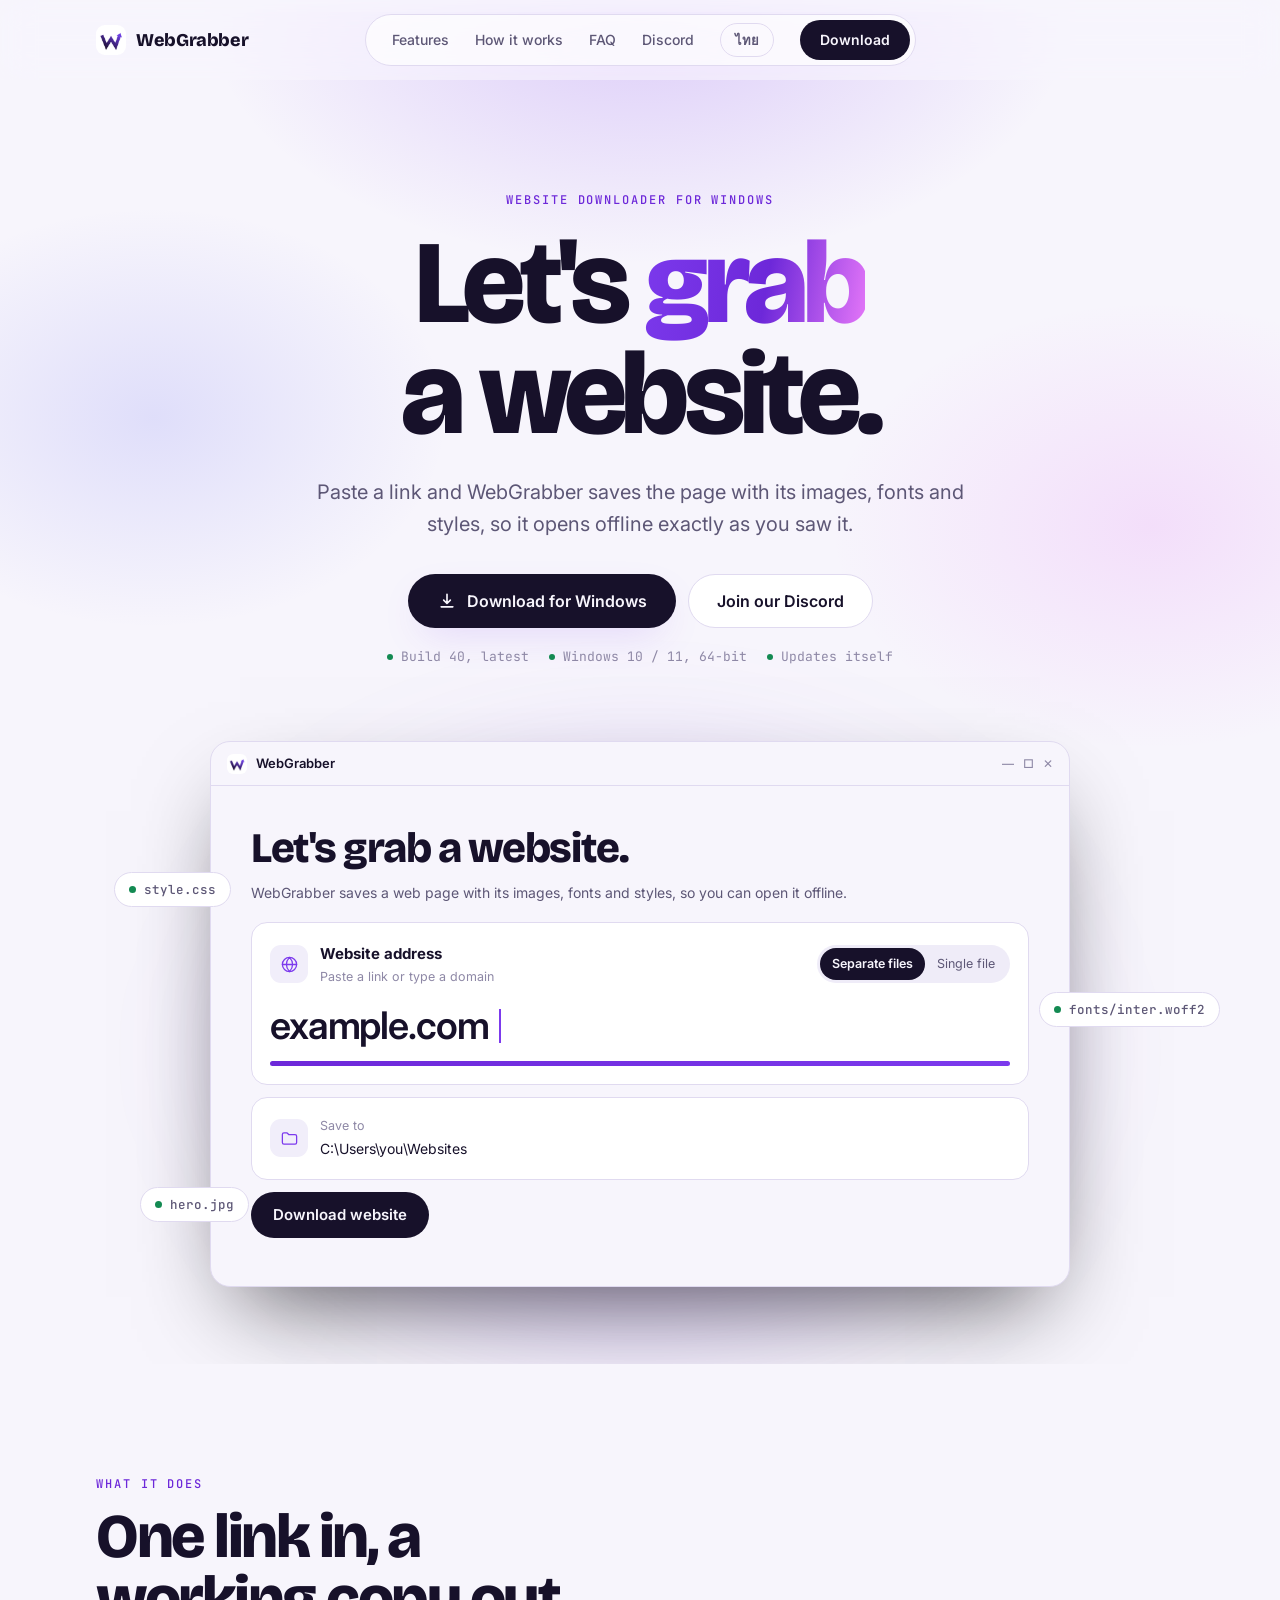
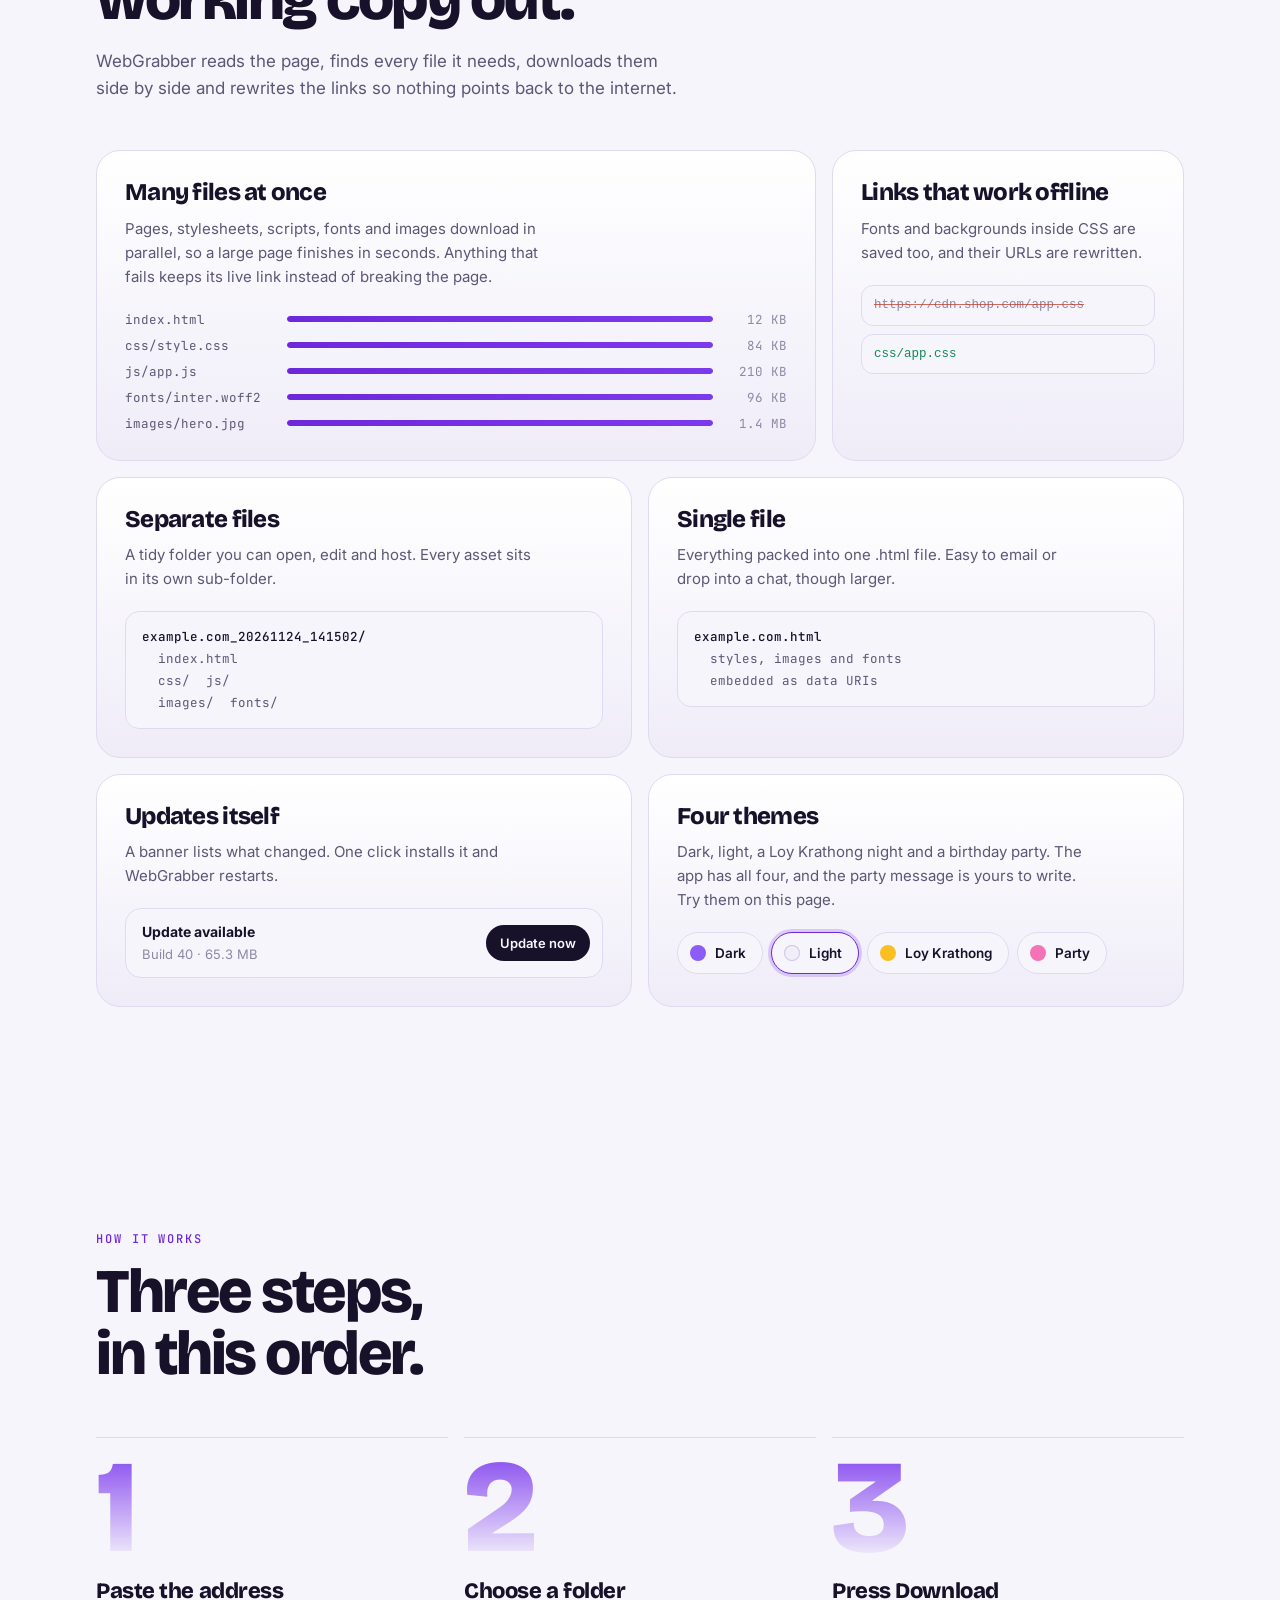
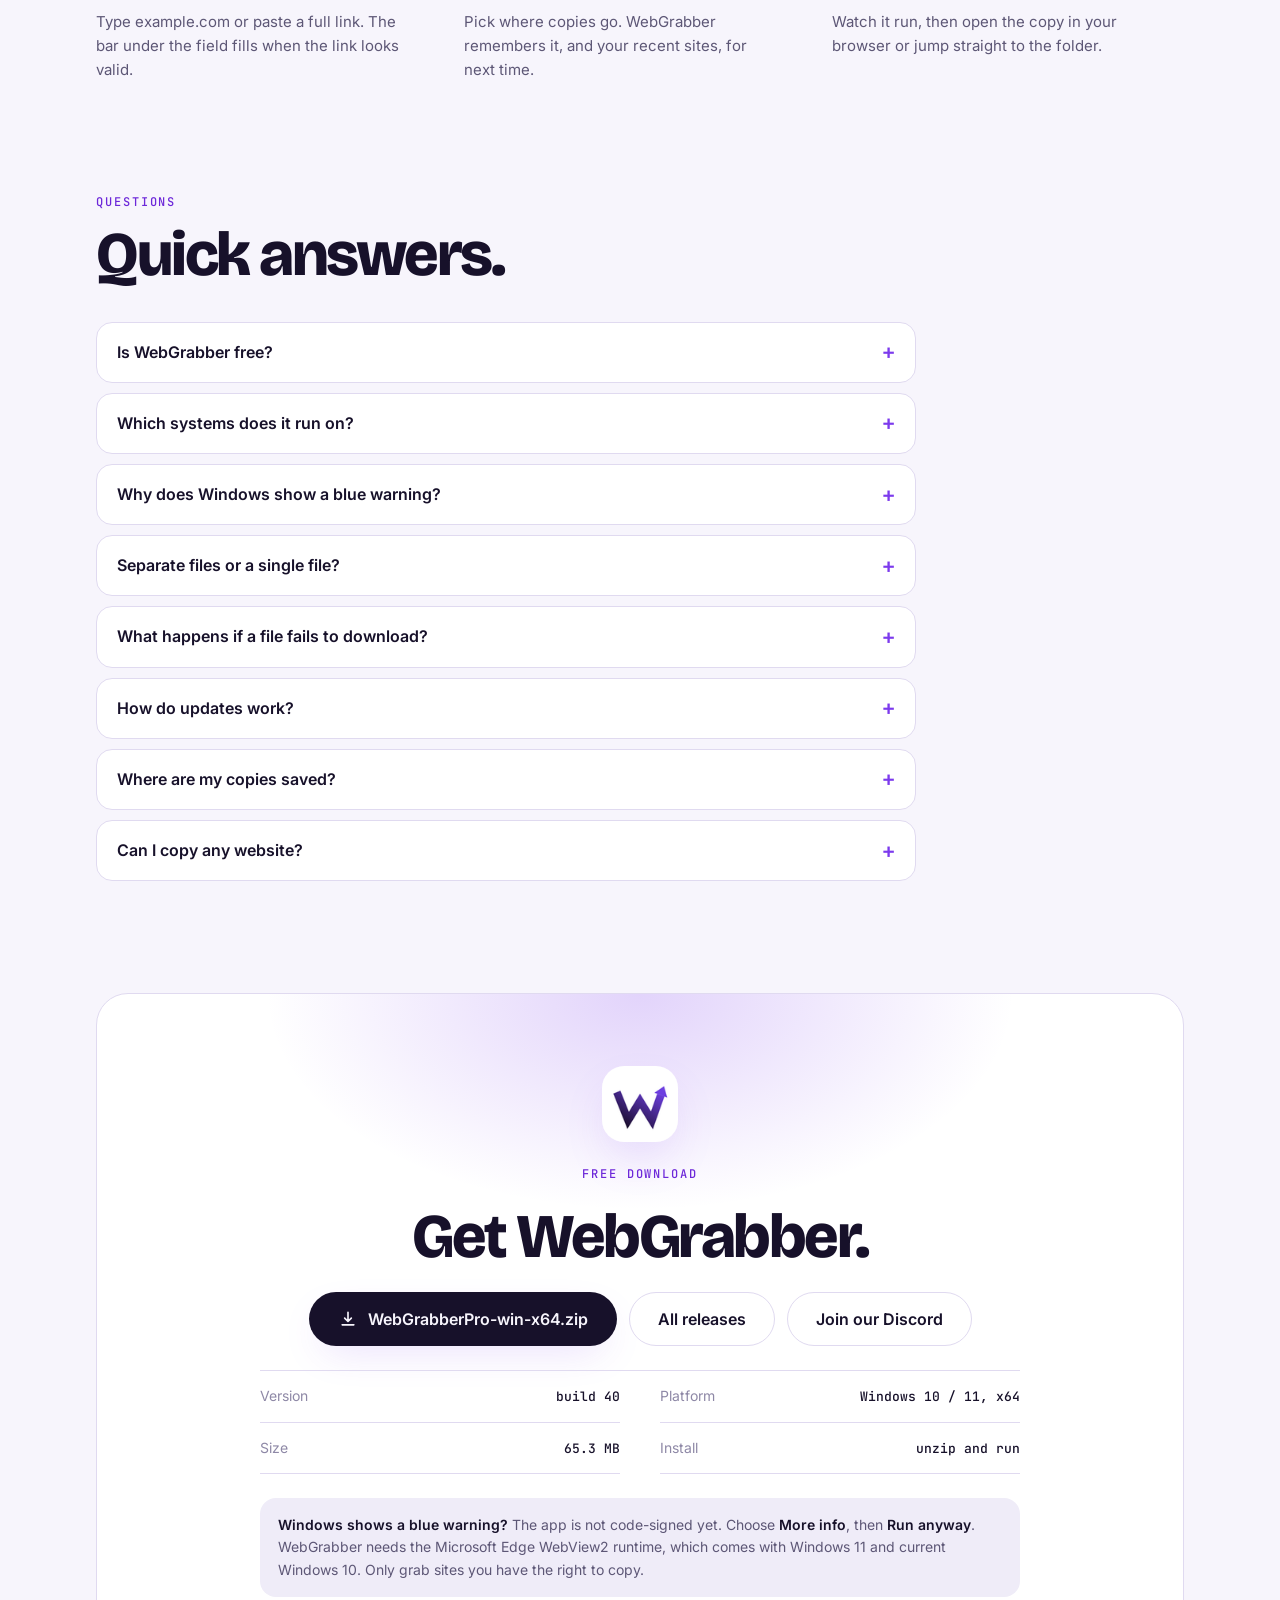
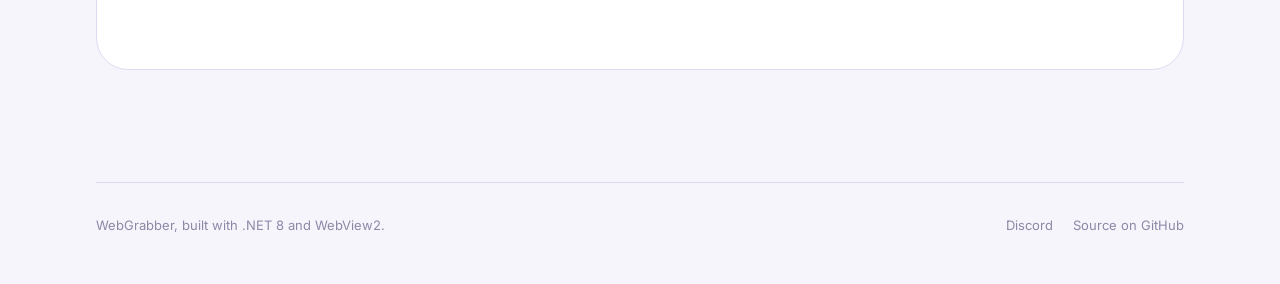
<file: docs/index.html>
<!doctype html>
<html lang="en">
<head>
<meta charset="utf-8">
<meta name="viewport" content="width=device-width,initial-scale=1,viewport-fit=cover">
<title>WebGrabber - Website downloader for Windows</title>
<meta name="description" content="Paste a link and WebGrabber saves the page with its images, fonts and styles, so it opens offline exactly as you saw it.">
<meta name="color-scheme" content="dark light">
<link rel="preconnect" href="https://fonts.googleapis.com">
<link rel="preconnect" href="https://fonts.gstatic.com" crossorigin>
<link rel="stylesheet" href="https://fonts.googleapis.com/css2?family=Bricolage+Grotesque:opsz,wght@12..96,600;12..96,800&family=Inter:wght@400;500;600&family=JetBrains+Mono:wght@400;500&family=Noto+Sans+Thai:wght@400;500;600;700&display=swap">
<style>
/* Base rules kept from the first (generated) style block */
body { margin: 0; padding: 0; padding-bottom: env(safe-area-inset-bottom, 0px); }
img { max-width: 100%; }
[hidden]:not([hidden=until-found i]) { display: none !important; }

            /* Layout: dark-first, one violet light source (the W logo's glow) behind the hero; a live mock of the app in the first screen; a bento of real features; three true steps; one download panel. */
            :root {
                --bg: #0c0a12;
                --bg-2: #120f1b;
                --panel: #15121f;
                --panel-2: #1d1a2b;
                --line: #2a2540;
                --fg: #f3f0fa;
                --muted: #a8a3bd;
                --faint: #756f8d;
                --accent: #8b5cf6;
                --accent-2: #c4b5fd;
                --glow: rgba(139, 92, 246, .38);
                --btn-bg: #f3f0fa;
                --btn-fg: #0c0a12;
                --ok: #6ee7a8;
                --bad: #f87171;
                --display: "Bricolage Grotesque", "Inter", "Segoe UI", system-ui, sans-serif;
                --font: "Inter", "Segoe UI Variable", "Segoe UI", system-ui, sans-serif;
                --mono: "JetBrains Mono", ui-monospace, Consolas, monospace;
                color-scheme: dark;
            }

            @media (prefers-color-scheme: light) {
                :root:not([data-theme="dark"]) {
                    --bg: #f7f5fc;
                    --bg-2: #efecf8;
                    --panel: #ffffff;
                    --panel-2: #f1eefa;
                    --line: #e0daf0;
                    --fg: #17112a;
                    --muted: #5d5776;
                    --faint: #8e88a6;
                    --accent: #6d28d9;
                    --accent-2: #7c3aed;
                    --glow: rgba(124, 58, 237, .22);
                    --btn-bg: #17112a;
                    --btn-fg: #f7f5fc;
                    --ok: #138a52;
                    --bad: #c0301f;
                    color-scheme: light;
                }
            }

            :root[data-theme="light"] {
                --bg: #f7f5fc;
                --bg-2: #efecf8;
                --panel: #ffffff;
                --panel-2: #f1eefa;
                --line: #e0daf0;
                --fg: #17112a;
                --muted: #5d5776;
                --faint: #8e88a6;
                --accent: #6d28d9;
                --accent-2: #7c3aed;
                --glow: rgba(124, 58, 237, .22);
                --btn-bg: #17112a;
                --btn-fg: #f7f5fc;
                --ok: #138a52;
                --bad: #c0301f;
                color-scheme: light;
            }

            * {
                box-sizing: border-box;
            }

            html {
                scroll-behavior: smooth;
            }

            body {
                background: var(--bg);
                color: var(--fg);
                font: 400 16px/1.6 var(--font);
                -webkit-font-smoothing: antialiased;
                overflow-x: hidden;
            }

            a {
                color: inherit;
            }

            :focus-visible {
                outline: 2px solid var(--accent-2);
                outline-offset: 3px;
                border-radius: 8px;
            }

            .wrap {
                width: 100%;
                max-width: 1120px;
                margin-inline: auto; padding-inline: max(16px, env(safe-area-inset-left, 0px)) max(16px, env(safe-area-inset-right, 0px)); }

            .wrap > * {
                min-width: 0;
            }

            .eyebrow {
                font: 500 12px var(--mono);
                letter-spacing: .16em;
                text-transform: uppercase;
                color: var(--accent-2);
            }

            :root[data-theme="light"] .eyebrow, :root:not([data-theme="dark"]) .eyebrow {
                color: var(--accent);
            }

            @media (prefers-color-scheme: dark) {
                :root:not([data-theme="light"]) .eyebrow {
                    color: var(--accent-2);
                }
            }

            :root[data-theme="dark"] .eyebrow {
                color: var(--accent-2);
            }

            /* top bar */
            body::before {
                content: "";
                position: fixed;
                inset: 0 0 auto;
                height: env(safe-area-inset-top, 0px);
                z-index: 30;
                background: var(--bg);
            }

            .topbar {
                position: sticky;
                top: env(safe-area-inset-top, 0px);
                z-index: 20;
                background: var(--bg);
            }

            @supports (background: color-mix(in srgb, red 50%, transparent)) {
                .topbar {
                    background: color-mix(in srgb, var(--bg) 62%, transparent);
                    -webkit-backdrop-filter: blur(16px) saturate(1.5);
                    backdrop-filter: blur(16px) saturate(1.5);
                }
            }

            nav {
                display: grid;
                grid-template-columns: 1fr auto 1fr;
                align-items: center;
                gap: 16px;
                padding-block: 14px; }

            .brand {
                display: inline-flex;
                align-items: center;
                gap: 10px;
                font: 800 18px var(--display);
                letter-spacing: -.02em;
                text-decoration: none;
                justify-self: start;
            }

            .brand img, .logo-img {
                width: 30px;
                height: 30px;
                border-radius: 9px;
            }

            .logo-main, .logo-light {
                display: block;
            }

            .logo-light {
                display: none;
            }

            :root[data-theme="light"] .logo-main {
                display: none;
            }

            :root[data-theme="light"] .logo-light {
                display: block;
            }

            @media (prefers-color-scheme: light) {
                :root:not([data-theme="dark"]) .logo-main {
                    display: none;
                }

                :root:not([data-theme="dark"]) .logo-light {
                    display: block;
                }
            }

            .nav-links {
                grid-column: 2;
                display: flex;
                align-items: center;
                gap: 26px;
                padding: 5px 5px 5px 26px;
                border-radius: 999px;
                background: var(--panel);
                border: 1px solid var(--line);
                font-size: 14px;
                font-weight: 500;
            }

            @supports (background: color-mix(in srgb, red 50%, transparent)) {
                .nav-links {
                    background: color-mix(in srgb, var(--panel) 70%, transparent);
                }
            }

            .nav-links a {
                text-decoration: none;
                color: var(--muted);
                transition: color .15s;
            }

            .nav-links a:hover {
                color: var(--fg);
            }

            .nav-links a.dl-link {
                background: var(--btn-bg);
                color: var(--btn-fg);
                font-weight: 600;
                padding: 9px 20px;
                border-radius: 999px;
            }

            .nav-links a.dl-link:hover {
                color: var(--btn-fg);
            }

            @media (max-width: 640px) {
                nav {
                    grid-template-columns: 1fr auto;
                }

                .nav-links {
                    gap: 18px;
                    padding-left: 20px;
                }
            }

            @media (max-width: 600px) {
                .win-body {
                    height: 540px;
                }
            }

            @media (max-width: 440px) {
                .nav-links .hide-sm, .brand span {
                    display: none;
                }

                .nav-links {
                    padding-left: 5px;
                }
            }

            /* buttons */
            .btn {
                display: inline-flex;
                align-items: center;
                justify-content: center;
                gap: 10px;
                height: 54px;
                padding: 0 28px;
                border-radius: 999px;
                font: 600 16px var(--font);
                text-decoration: none;
                border: 1px solid transparent;
                transition: transform .18s, box-shadow .18s, background .18s;
            }

            .btn svg {
                width: 20px;
                height: 20px;
            }

            .btn-main {
                background: var(--btn-bg);
                color: var(--btn-fg);
                box-shadow: 0 14px 40px -14px var(--glow);
            }

            .btn-main:hover {
                transform: translateY(-2px);
                box-shadow: 0 20px 48px -12px var(--glow);
            }

            .btn-ghost {
                border-color: var(--line);
                color: var(--fg);
                background: var(--panel);
            }

            .btn-ghost:hover {
                border-color: var(--accent);
            }

            /* hero */
            .hero {
                position: relative;
                margin-top: -68px;
                padding-top: calc(68px + clamp(48px, 9vw, 112px));
                padding-bottom: clamp(40px, 6vw, 80px);
                overflow: hidden;
                isolation: isolate;
                text-align: center;
            }

            .aurora {
                position: absolute;
                inset: 0;
                z-index: -1;
                pointer-events: none;
                background: radial-gradient(620px 360px at 50% 0%, var(--glow), transparent 70%), radial-gradient(420px 300px at 12% 30%, rgba(99, 102, 241, .16), transparent 70%), radial-gradient(460px 320px at 90% 38%, rgba(217, 70, 239, .13), transparent 70%);
            }

            .hero h1 {
                margin: 20px auto 0;
                max-width: 11ch;
                font: 800 clamp(48px, 10.5vw, 118px)/.94 var(--display);
                letter-spacing: -.045em;
                text-wrap: balance;
            }

            .hero h1 em {
                font-style: normal;
                background: linear-gradient(100deg, var(--accent-2), var(--accent) 55%, #e879f9);
                -webkit-background-clip: text;
                background-clip: text;
                color: transparent;
            }

            .lede {
                margin: 26px auto 0;
                max-width: 54ch;
                font-size: clamp(17px, 2.2vw, 20px);
                color: var(--muted);
            }

            .cta {
                margin-top: 34px;
                display: flex;
                flex-wrap: wrap;
                gap: 12px;
                align-items: center;
                justify-content: center;
            }

            .meta {
                margin-top: 20px;
                display: flex;
                flex-wrap: wrap;
                gap: 6px 20px;
                justify-content: center;
                font: 400 13px var(--mono);
                color: var(--faint);
            }

            .meta span::before {
                content: "";
                display: inline-block;
                width: 6px;
                height: 6px;
                border-radius: 50%;
                background: var(--ok);
                margin-right: 8px;
                vertical-align: 1px;
            }

            /* app mock */
            .stage {
                position: relative;
                margin: clamp(44px, 7vw, 76px) auto 0;
                max-width: 860px;
                text-align: left;
            }

            .stage::before {
                content: "";
                position: absolute;
                inset: 8% 6% -6%;
                background: var(--glow);
                filter: blur(70px);
                border-radius: 50%;
                z-index: -1;
            }

            .win {
                border: 1px solid var(--line);
                border-radius: 20px;
                background: var(--bg);
                overflow: hidden;
                box-shadow: 0 40px 90px -30px rgba(0,0,0,.65), 0 0 0 1px rgba(255,255,255,.02) inset;
            }

            .win-bar {
                display: flex;
                align-items: center;
                justify-content: space-between;
                padding: 11px 16px;
                border-bottom: 1px solid var(--line);
                font-size: 13px;
                font-weight: 500;
            }

            .win-bar b {
                display: inline-flex;
                gap: 9px;
                align-items: center;
                font-weight: 600;
            }

            .win-bar img {
                width: 20px;
                height: 20px;
                border-radius: 6px;
            }

            .win-bar .dots {
                display: flex;
                gap: 14px;
                color: var(--faint);
                font-size: 12px;
            }

            .win-body {
                position: relative;
                height: 500px;
                padding: clamp(18px, 4vw, 40px);
            }

            .view {
                position: absolute;
                inset: 0;
                padding: inherit;
                display: grid;
                align-content: start;
                gap: 12px;
                opacity: 0;
                transform: translateY(8px);
                pointer-events: none;
                transition: opacity .35s, transform .35s;
            }

            .win[data-view="home"] .v-home, .win[data-view="run"] .v-run, .win[data-view="done"] .v-done {
                opacity: 1;
                transform: none;
            }

            .view h3 {
                margin: 0;
                font: 800 clamp(26px, 4.6vw, 42px)/1.05 var(--display);
                letter-spacing: -.035em;
            }

            .view .sub {
                margin: 0 0 6px;
                color: var(--muted);
                font-size: 14px;
            }

            .card {
                background: var(--panel);
                border: 1px solid var(--line);
                border-radius: 16px;
                padding: 18px;
            }

            .card-head {
                display: flex;
                flex-wrap: wrap;
                gap: 12px;
                align-items: center;
                justify-content: space-between;
            }

            .tile {
                width: 38px;
                height: 38px;
                border-radius: 11px;
                background: var(--panel-2);
                display: grid;
                place-items: center;
                flex: none;
                color: var(--accent-2);
            }

            .tile svg {
                width: 19px;
                height: 19px;
            }

            .seg {
                display: inline-flex;
                background: var(--bg-2);
                border-radius: 999px;
                padding: 3px;
                font-size: 12.5px;
            }

            .seg span {
                padding: 6px 12px;
                border-radius: 999px;
                color: var(--muted);
                white-space: nowrap;
            }

            .seg .on {
                background: var(--btn-bg);
                color: var(--btn-fg);
                font-weight: 600;
            }

            .url {
                margin-top: 16px;
                font: 600 clamp(24px, 5vw, 38px)/1.2 var(--font);
                letter-spacing: -.03em;
                overflow-wrap: anywhere;
                min-height: 1.2em;
            }

            .url i {
                display: inline-block;
                width: 2px;
                height: .9em;
                background: var(--accent-2);
                vertical-align: -.1em;
                margin-left: 3px;
                animation: blink 1.1s steps(1) infinite;
            }

            @keyframes blink {
                50% {
                    opacity: 0;
                }
            }

            .track {
                margin-top: 12px;
                height: 5px;
                border-radius: 5px;
                background: var(--line);
                overflow: hidden;
            }

            .track b {
                display: block;
                height: 100%;
                width: 100%;
                background: linear-gradient(90deg, var(--accent), var(--accent-2));
                transition: width .5s;
            }

            .fake-btn {
                justify-self: start;
                display: inline-flex;
                gap: 8px;
                align-items: center;
                height: 46px;
                padding: 0 22px;
                border-radius: 999px;
                background: var(--btn-bg);
                color: var(--btn-fg);
                font-weight: 600;
                font-size: 15px;
                transition: transform .15s;
            }

            .fake-btn.press {
                transform: scale(.95);
            }

            .save {
                display: flex;
                gap: 12px;
                align-items: center;
            }

            .save small {
                display: block;
                font-size: 12.5px;
                color: var(--faint);
            }

            .save span {
                font-size: 14px;
                overflow-wrap: anywhere;
            }

            .pct {
                font: 800 clamp(64px, 14vw, 120px)/.9 var(--display);
                letter-spacing: -.05em;
                font-variant-numeric: tabular-nums;
            }

            .pct small {
                font-size: .4em;
                color: var(--muted);
                margin-left: 4px;
            }

            .bar {
                height: 10px;
                border-radius: 10px;
                background: var(--line);
                overflow: hidden;
            }

            .bar b {
                display: block;
                height: 100%;
                width: 0;
                background: linear-gradient(90deg, var(--accent), var(--accent-2));
                box-shadow: 0 0 18px var(--glow);
                border-radius: 10px;
            }

            .log {
                list-style: none;
                margin: 4px 0 0;
                padding: 0;
                font: 400 13px/1.9 var(--mono);
                color: var(--muted);
            }

            .log li::before {
                content: "";
                display: inline-block;
                width: 6px;
                height: 6px;
                border-radius: 50%;
                background: var(--ok);
                margin-right: 10px;
            }

            .log li:last-child {
                color: var(--fg);
            }

            .big-ok {
                font: 800 clamp(48px, 10vw, 88px)/1 var(--display);
                letter-spacing: -.045em;
            }

            .chips {
                position: absolute;
                inset: 0;
                pointer-events: none;
            }

            .chip {
                position: absolute;
                display: inline-flex;
                align-items: center;
                gap: 8px;
                padding: 8px 14px;
                border-radius: 999px;
                background: var(--panel);
                border: 1px solid var(--line);
                font: 500 12.5px var(--mono);
                color: var(--muted);
                box-shadow: 0 16px 36px -18px rgba(0,0,0,.6);
                animation: float 6s ease-in-out infinite;
            }

            .chip::before {
                content: "";
                width: 7px;
                height: 7px;
                border-radius: 50%;
                background: var(--ok);
            }

            .chip.c1 {
                left: -96px;
                top: 24%;
            }

            .chip.c2 {
                right: -150px;
                top: 46%;
                animation-delay: -2s;
            }

            .chip.c3 {
                left: -70px;
                bottom: 12%;
                animation-delay: -4s;
            }

            @keyframes float {
                50% {
                    transform: translateY(-9px);
                }
            }

            @media (max-width: 1200px) {
                .chips {
                    display: none;
                }
            }

            /* sections */
            section {
                padding-block: clamp(56px, 9vw, 112px); }

            h2 {
                margin: 14px 0 0;
                font: 800 clamp(34px, 6vw, 62px)/1 var(--display);
                letter-spacing: -.04em;
                text-wrap: balance;
                max-width: 16ch;
            }

            .sub-lg {
                margin: 18px 0 0;
                max-width: 54ch;
                color: var(--muted);
                font-size: 17px;
            }

            /* bento */
            .bento {
                margin-top: 48px;
                display: grid;
                grid-template-columns: repeat(6, 1fr);
                gap: 16px;
            }

            .b {
                position: relative;
                overflow: hidden;
                border: 1px solid var(--line);
                border-radius: 24px;
                background: linear-gradient(180deg, var(--panel), var(--bg-2));
                padding: 28px;
                display: grid;
                gap: 10px;
                align-content: start;
                transition: border-color .2s, transform .2s;
            }

            .b:hover {
                border-color: color-mix(in srgb, var(--accent) 55%, var(--line));
            }

            .b h3 {
                margin: 0;
                font: 800 24px/1.15 var(--display);
                letter-spacing: -.03em;
            }

            .b p {
                margin: 0;
                color: var(--muted);
                font-size: 15px;
                max-width: 46ch;
            }

            .s4 {
                grid-column: span 4;
            }

            .s2 {
                grid-column: span 2;
            }

            .s3 {
                grid-column: span 3;
            }

            @media (max-width: 900px) {
                .s4, .s2, .s3 {
                    grid-column: span 6;
                }
            }

            @media (min-width: 560px) and (max-width: 900px) {
                .s2 {
                    grid-column: span 3;
                }
            }

            .files {
                margin-top: 12px;
                display: grid;
                gap: 9px;
                font: 400 12.5px var(--mono);
                color: var(--muted);
            }

            .files div {
                display: grid;
                grid-template-columns: minmax(80px, 150px) 1fr 62px;
                gap: 12px;
                align-items: center;
            }

            .files i {
                height: 6px;
                border-radius: 6px;
                background: var(--line);
                overflow: hidden;
                display: block;
            }

            .files i::after {
                content: "";
                display: block;
                height: 100%;
                width: var(--w);
                background: linear-gradient(90deg, var(--accent), var(--accent-2));
                border-radius: 6px;
                animation: grow 2.6s ease-in-out infinite alternate;
            }

            .files div:nth-child(2) i::after {
                animation-delay: -.6s;
            }

            .files div:nth-child(3) i::after {
                animation-delay: -1.2s;
            }

            .files div:nth-child(4) i::after {
                animation-delay: -1.8s;
            }

            .files div:nth-child(5) i::after {
                animation-delay: -2.4s;
            }

            @keyframes grow {
                from {
                    transform: scaleX(.35);
                    transform-origin: left;
                }

                to {
                    transform: scaleX(1);
                    transform-origin: left;
                }
            }

            .files em {
                white-space: nowrap;
                font-style: normal;
                text-align: right;
                color: var(--faint);
            }

            .rewrite {
                margin-top: 10px;
                display: grid;
                gap: 8px;
                font: 400 12.5px/1.5 var(--mono);
            }

            .rewrite code {
                display: block;
                padding: 10px 12px;
                border-radius: 12px;
                background: var(--bg);
                border: 1px solid var(--line);
                overflow-wrap: anywhere;
            }

            .rewrite .old {
                color: var(--faint);
                text-decoration: line-through;
                text-decoration-color: color-mix(in srgb, var(--bad) 70%, transparent);
            }

            .rewrite .new {
                color: var(--ok);
            }

            pre {
                margin: 10px 0 0;
                padding: 14px 16px;
                border-radius: 14px;
                background: var(--bg);
                border: 1px solid var(--line);
                font: 400 12.5px/1.75 var(--mono);
                color: var(--muted);
                overflow-x: auto;
            }

            pre b {
                color: var(--fg);
                font-weight: 500;
            }

            .banner {
                margin-top: 10px;
                display: flex;
                align-items: center;
                gap: 12px;
                justify-content: space-between;
                padding: 12px 12px 12px 16px;
                border: 1px solid var(--line);
                border-radius: 16px;
                background: var(--bg);
                font-size: 13px;
                flex-wrap: wrap;
            }

            .banner b {
                display: block;
                font-size: 14px;
            }

            .banner span {
                color: var(--faint);
            }

            .banner u {
                text-decoration: none;
                background: var(--btn-bg);
                color: var(--btn-fg);
                font-weight: 600;
                padding: 8px 14px;
                border-radius: 999px;
            }

            .toggle {
                margin-top: 10px;
                justify-self: start;
                display: inline-flex;
                align-items: center;
                gap: 10px;
                height: 46px;
                padding: 0 20px 0 8px;
                border-radius: 999px;
                border: 1px solid var(--line);
                background: var(--bg);
                color: var(--fg);
                font: 600 14px var(--font);
                cursor: pointer;
            }

            .toggle span {
                width: 32px;
                height: 32px;
                border-radius: 50%;
                background: linear-gradient(135deg, var(--accent), var(--accent-2));
                display: grid;
                place-items: center;
            }

            .toggle svg {
                width: 16px;
                height: 16px;
                color: #fff;
            }

            .toggle:hover {
                border-color: var(--accent);
            }

            /* steps */
            .steps {
                margin: 52px 0 0;
                padding: 0;
                list-style: none;
                display: grid;
                grid-template-columns: repeat(auto-fit, minmax(250px, 1fr));
                gap: 16px;
                counter-reset: s;
            }

            .steps li {
                counter-increment: s;
                padding: 4px 0 0;
                border-top: 1px solid var(--line);
                position: relative;
            }

            .steps li::before {
                content: counter(s);
                display: block;
                font: 800 clamp(84px, 11vw, 132px)/1 var(--display);
                letter-spacing: -.06em;
                background: linear-gradient(180deg, var(--accent-2), transparent 92%);
                -webkit-background-clip: text;
                background-clip: text;
                color: transparent;
                margin-bottom: 4px;
            }

            .steps h3 {
                margin: 0 0 6px;
                font: 800 22px var(--display);
                letter-spacing: -.02em;
            }

            .steps p {
                margin: 0;
                color: var(--muted);
                font-size: 15px;
                max-width: 34ch;
            }

            /* download */
            .dl {
                position: relative;
                overflow: hidden;
                isolation: isolate;
                border: 1px solid var(--line);
                border-radius: 32px;
                background: var(--panel);
                padding: clamp(28px, 6vw, 72px);
                display: grid;
                gap: 24px;
                justify-items: center;
                text-align: center;
            }

            .dl::before {
                content: "";
                position: absolute;
                inset: 0;
                z-index: -1;
                background: radial-gradient(520px 300px at 50% 0%, var(--glow), transparent 72%);
            }

            .dl .logo-img {
                width: 76px;
                height: 76px;
                border-radius: 22px;
                box-shadow: 0 20px 50px -14px var(--glow);
            }

            .dl h2 {
                max-width: 12ch;
                margin-top: 0;
            }

            .dl .cta {
                margin-top: 0;
            }

            .kv {
                width: 100%;
                max-width: 760px;
                display: grid;
                grid-template-columns: repeat(auto-fit, minmax(min(100%, 300px), 1fr));
                column-gap: 40px;
                border-top: 1px solid var(--line);
                text-align: left;
            }

            .kv div {
                padding: 14px 0;
                border-bottom: 1px solid var(--line);
                display: flex;
                justify-content: space-between;
                align-items: baseline;
                gap: 12px;
                font-size: 14px;
            }

            .kv span {
                color: var(--faint);
            }

            .kv b {
                font: 500 13px var(--mono);
                text-align: right;
            }

            .note {
                max-width: 760px;
                padding: 16px 18px;
                border-radius: 16px;
                background: var(--bg-2);
                color: var(--muted);
                font-size: 14px;
                text-align: left;
            }

            .note strong {
                color: var(--fg);
                font-weight: 600;
            }

            footer {
                border-top: 1px solid var(--line);
                padding-block: 32px 48px; display: flex;
                flex-wrap: wrap;
                gap: 12px 24px;
                justify-content: space-between;
                align-items: center;
                color: var(--faint);
                font-size: 13px;
            }

            footer a {
                text-decoration: none;
            }

            footer a:hover {
                color: var(--fg);
            }

            /* ---- festive themes ---- */
            :root[data-theme="loy"] {
                --bg: #070b1f;
                --bg-2: #0b1230;
                --panel: #0e1533;
                --panel-2: #16204a;
                --line: #222d5c;
                --fg: #fff7e6;
                --muted: #b6bbd8;
                --faint: #7b83ae;
                --accent: #fbbf24;
                --accent-2: #fde68a;
                --glow: rgba(251, 191, 36, .34);
                --btn-bg: #fff7e6;
                --btn-fg: #2a1a00;
                --ok: #6ee7a8;
                --bad: #f87171;
                color-scheme: dark;
            }

            :root[data-theme="party"] {
                --bg: #12091f;
                --bg-2: #190d2b;
                --panel: #1b1030;
                --panel-2: #26173f;
                --line: #33224f;
                --fg: #fff3fb;
                --muted: #c6b6dc;
                --faint: #8d7aa3;
                --accent: #f472b6;
                --accent-2: color-mix(in srgb, var(--accent) 52%, #ffffff);
                --glow: color-mix(in srgb, var(--accent) 40%, transparent);
                --btn-bg: #fff3fb;
                --btn-fg: #24102f;
                --ok: #6ee7a8;
                --bad: #f87171;
                color-scheme: dark;
            }

            :root[data-theme="loy"] .logo-main, :root[data-theme="party"] .logo-main {
                display: block;
            }

            :root[data-theme="loy"] .logo-light, :root[data-theme="party"] .logo-light {
                display: none;
            }

            :root[data-theme="loy"] .eyebrow, :root[data-theme="party"] .eyebrow {
                color: var(--accent-2);
            }

            :root[data-theme="loy"] .aurora {
                background: radial-gradient(520px 360px at 86% 14%, rgba(255, 244, 205, .22), transparent 70%), radial-gradient(760px 380px at 50% 100%, rgba(251, 146, 60, .22), transparent 70%), radial-gradient(520px 300px at 50% 0%, var(--glow), transparent 70%);
            }

            :root[data-theme="party"] .aurora {
                background: radial-gradient(640px 360px at 50% 0%, var(--glow), transparent 70%), radial-gradient(520px 300px at 10% 60%, rgba(56, 189, 248, .14), transparent 70%), radial-gradient(520px 300px at 92% 50%, rgba(251, 191, 36, .12), transparent 70%);
            }

            :root[data-theme="loy"] .hero h1 em {
                background: linear-gradient(100deg, #fde68a, #fbbf24 45%, #f472b6);
                -webkit-background-clip: text;
                background-clip: text;
            }

            :root[data-theme="party"] .hero h1 em {
                background: linear-gradient(100deg, var(--accent-2), var(--accent) 50%, #fbbf24);
                -webkit-background-clip: text;
                background-clip: text;
            }

            .fest {
                display: none;
                position: absolute;
                inset: 0;
                z-index: -1;
                pointer-events: none;
                overflow: hidden;
            }

            :root[data-theme="loy"] .fest.loy, :root[data-theme="party"] .fest.party {
                display: block;
            }

            .s-moon {
                position: absolute;
                right: 8%;
                top: 96px;
                width: 84px;
                height: 84px;
                border-radius: 50%;
                background: radial-gradient(circle at 38% 36%, #fffdf2, #fde9a8 70%, #f6d77a);
                box-shadow: 0 0 60px 18px rgba(253, 230, 138, .28), 0 0 160px 50px rgba(253, 230, 138, .12);
                opacity: .92;
            }

            .s-lanterns i {
                position: absolute;
                bottom: -40px;
                width: 14px;
                height: 18px;
                border-radius: 5px 5px 7px 7px;
                background: linear-gradient(180deg, #fde68a, #fb923c);
                box-shadow: 0 0 18px 6px rgba(251, 146, 60, .5);
                opacity: 0;
                animation: s-lantern 18s linear infinite;
            }

            .s-lanterns i:nth-child(1) {
                left: 6%;
                animation-delay: 0s;
            }

            .s-lanterns i:nth-child(2) {
                left: 19%;
                animation-delay: -6s;
                animation-duration: 15s;
                width: 10px;
                height: 13px;
            }

            .s-lanterns i:nth-child(3) {
                left: 33%;
                animation-delay: -11s;
                animation-duration: 21s;
            }

            .s-lanterns i:nth-child(4) {
                left: 49%;
                animation-delay: -3s;
                animation-duration: 17s;
                width: 11px;
                height: 14px;
            }

            .s-lanterns i:nth-child(5) {
                left: 64%;
                animation-delay: -9s;
                animation-duration: 19s;
            }

            .s-lanterns i:nth-child(6) {
                left: 78%;
                animation-delay: -14s;
                animation-duration: 16s;
                width: 10px;
                height: 13px;
            }

            .s-lanterns i:nth-child(7) {
                left: 93%;
                animation-delay: -5s;
                animation-duration: 22s;
            }

            @keyframes s-lantern {
                0% {
                    transform: translate(0, 0);
                    opacity: 0;
                }

                10% {
                    opacity: .9;
                }

                80% {
                    opacity: .8;
                }

                100% {
                    transform: translate(24px, -105vh);
                    opacity: 0;
                }
            }

            .s-kr {
                position: absolute;
                filter: drop-shadow(0 0 14px rgba(251, 191, 36, .35));
                animation: s-bob 5s ease-in-out infinite;
            }

            .s-kr.a {
                left: 6%;
                bottom: 14px;
                width: 74px;
                height: 69px;
            }

            .s-kr.b {
                left: 34%;
                bottom: 6px;
                width: 54px;
                height: 50px;
                animation-delay: -1.6s;
            }

            .s-kr.c {
                left: 64%;
                bottom: 18px;
                width: 84px;
                height: 78px;
                animation-delay: -3.1s;
            }

            .s-kr.d {
                left: 88%;
                bottom: 8px;
                width: 52px;
                height: 48px;
                animation-delay: -2.2s;
            }

            @keyframes s-bob {
                0%, 100% {
                    transform: translate(0, 0) rotate(-2deg);
                }

                50% {
                    transform: translate(14px, -5px) rotate(2deg);
                }
            }

            .s-wave {
                position: absolute;
                left: 0;
                bottom: 0;
                width: 200%;
                height: 52px;
                animation: s-flow 14s linear infinite;
            }

            .s-wave.w1 path {
                fill: rgba(20, 38, 96, .78);
            }

            .s-wave.w2 path {
                fill: rgba(12, 24, 66, .9);
            }

            .s-wave.w2 {
                height: 38px;
                animation-duration: 9s;
                animation-direction: reverse;
            }

            @keyframes s-flow {
                to {
                    transform: translateX(-50%);
                }
            }

            .s-bunting {
                position: absolute;
                top: 62px;
                left: 0;
                width: 100%;
                height: 64px;
            }

            .s-bunting .str {
                fill: none;
                stroke: var(--line);
                stroke-width: 1.6;
            }

            .s-bunting .p0 {
                fill: var(--accent);
            }

            .s-bunting .p1 {
                fill: #fbbf24;
            }

            .s-bunting .p2 {
                fill: #38bdf8;
            }

            .s-bunting .p3 {
                fill: #a78bfa;
            }

            .s-bunting .p4 {
                fill: #34d399;
            }

            .s-balloons i {
                position: absolute;
                bottom: -90px;
                width: 38px;
                height: 48px;
                border-radius: 50% 50% 46% 46%;
                background: radial-gradient(circle at 34% 28%, rgba(255, 255, 255, .55), transparent 34%), var(--b, #f472b6);
                opacity: 0;
                animation: s-balloon 18s linear infinite;
            }

            .s-balloons i::before {
                content: "";
                position: absolute;
                left: 50%;
                bottom: -5px;
                width: 8px;
                height: 7px;
                margin-left: -4px;
                background: var(--b, #f472b6);
                clip-path: polygon(50% 0, 100% 100%, 0 100%);
            }

            .s-balloons i::after {
                content: "";
                position: absolute;
                left: 50%;
                top: 100%;
                width: 1px;
                height: 46px;
                margin-top: 2px;
                background: rgba(255, 255, 255, .35);
            }

            .s-balloons i:nth-child(1) {
                left: 5%;
                --b: var(--accent);
            }

            .s-balloons i:nth-child(2) {
                left: 16%;
                --b: #fbbf24;
                animation-delay: -5s;
                animation-duration: 21s;
                width: 30px;
                height: 38px;
            }

            .s-balloons i:nth-child(3) {
                left: 30%;
                --b: #38bdf8;
                animation-delay: -10s;
                animation-duration: 19s;
            }

            .s-balloons i:nth-child(4) {
                left: 52%;
                --b: #a78bfa;
                animation-delay: -2s;
                animation-duration: 23s;
                width: 32px;
                height: 40px;
            }

            .s-balloons i:nth-child(5) {
                left: 68%;
                --b: #34d399;
                animation-delay: -13s;
                animation-duration: 20s;
            }

            .s-balloons i:nth-child(6) {
                left: 82%;
                --b: var(--accent);
                animation-delay: -7s;
                animation-duration: 22s;
                width: 30px;
                height: 38px;
            }

            .s-balloons i:nth-child(7) {
                left: 94%;
                --b: #fb923c;
                animation-delay: -15s;
                animation-duration: 19s;
            }

            @keyframes s-balloon {
                0% {
                    transform: translate(0, 0) rotate(-3deg);
                    opacity: 0;
                }

                8% {
                    opacity: .9;
                }

                50% {
                    transform: translate(18px, -55vh) rotate(3deg);
                }

                90% {
                    opacity: .85;
                }

                100% {
                    transform: translate(-6px, -112vh) rotate(-3deg);
                    opacity: 0;
                }
            }

            .picks {
                margin-top: 10px;
                display: flex;
                flex-wrap: wrap;
                gap: 8px;
            }

            .pick {
                display: inline-flex;
                align-items: center;
                gap: 9px;
                height: 42px;
                padding: 0 16px 0 12px;
                border-radius: 999px;
                border: 1px solid var(--line);
                background: var(--bg);
                color: var(--fg);
                font: 600 13.5px var(--font);
                cursor: pointer;
                transition: border-color .15s;
            }

            .pick i {
                width: 16px;
                height: 16px;
                border-radius: 50%;
                display: block;
            }

            .pick:hover {
                border-color: var(--accent);
            }

            .pick.on {
                border-color: var(--accent);
                box-shadow: 0 0 0 3px var(--glow);
            }

            @media (prefers-reduced-motion: reduce) {
                .s-lanterns i, .s-kr, .s-wave, .s-balloons i {
                    animation: none;
                }
            }

            @media (prefers-reduced-motion: reduce) {
                html {
                    scroll-behavior: auto;
                }

                .url i, .chip, .files i::after {
                    animation: none;
                }

                .btn, .view, .track b {
                    transition: none;
                }
            }

/* ---- language switch, FAQ, Thai typography ---- */
.lang {
    height: 34px;
    padding: 0 14px;
    border-radius: 999px;
    border: 1px solid var(--line);
    background: transparent;
    color: var(--muted);
    font: 600 13px var(--font);
    cursor: pointer;
    transition: color .15s, border-color .15s;
}
.lang:hover { color: var(--fg); border-color: var(--accent); }

@media (max-width: 760px) {
    .nav-links .hide-md { display: none; }
}
@media (max-width: 620px) {
    .nav-links .hide-xs { display: none; }
}
@media (max-width: 560px) {
    .brand span { display: none; }
}

.faq { margin-top: 36px; display: grid; gap: 10px; max-width: 820px; }
.faq details {
    border: 1px solid var(--line);
    border-radius: 16px;
    background: var(--panel);
    transition: border-color .15s;
}
.faq details[open] { border-color: var(--accent); }
.faq summary {
    list-style: none;
    cursor: pointer;
    position: relative;
    padding: 18px 54px 18px 20px;
    font: 600 16px/1.45 var(--font);
}
.faq summary::-webkit-details-marker { display: none; }
.faq summary::after {
    content: "+";
    position: absolute;
    right: 20px;
    top: 50%;
    transform: translateY(-50%);
    font: 500 22px var(--mono);
    color: var(--accent-2);
}
.faq details[open] summary::after { content: "\2212"; }
.faq p {
    margin: 0;
    padding: 0 20px 18px;
    color: var(--muted);
    font-size: 15px;
    max-width: 68ch;
}
.faq p strong { color: var(--fg); font-weight: 600; }

:root[lang="th"] {
    --display: "Bricolage Grotesque", "Noto Sans Thai", "Inter", "Segoe UI", system-ui, sans-serif;
    --font: "Inter", "Noto Sans Thai", "Segoe UI", system-ui, sans-serif;
}
:root[lang="th"] :is(h1, h2, h3) { letter-spacing: 0; }
:root[lang="th"] .hero h1 {
    max-width: 14ch;
    font-size: clamp(40px, 8.5vw, 96px);
    line-height: 1.15;
}
:root[lang="th"] h2 { max-width: 20ch; line-height: 1.2; font-size: clamp(30px, 5.2vw, 54px); }
:root[lang="th"] .eyebrow { letter-spacing: .04em; text-transform: none; }
</style>
</head>
<body>
        <svg width="0" height="0" style="position:absolute" aria-hidden="true">
            <defs>
                <symbol id="krathong" viewBox="0 0 64 60">
                    <ellipse cx="32" cy="50" rx="29" ry="8" fill="#15803d"/>
                    <ellipse cx="32" cy="47" rx="24" ry="6.5" fill="#22c55e"/>
                    <g fill="#f9a8d4">
                        <ellipse cx="14" cy="38" rx="6" ry="11" transform="rotate(-48 14 38)"/>
                        <ellipse cx="50" cy="38" rx="6" ry="11" transform="rotate(48 50 38)"/>
                    </g>
                    <g fill="#f472b6">
                        <ellipse cx="21" cy="34" rx="6" ry="12" transform="rotate(-24 21 34)"/>
                        <ellipse cx="43" cy="34" rx="6" ry="12" transform="rotate(24 43 34)"/>
                    </g>
                    <ellipse cx="32" cy="34" rx="6.5" ry="13" fill="#fbcfe8"/>
                    <g fill="#fb923c">
                        <circle cx="19" cy="47" r="3"/>
                        <circle cx="45" cy="47" r="3"/>
                        <circle cx="32" cy="50" r="3"/>
                    </g>
                    <rect x="29.5" y="20" width="5" height="17" rx="1.4" fill="#fff7e6"/>
                    <path d="M32 8c3.4 4 4.4 7 2.4 10.2-1.1 1.5-3.7 1.5-4.8 0C27.6 15 28.6 12 32 8z" fill="#fbbf24"/>
                    <path d="M32 12c1.5 2 2 3.4 1 5-.5.7-1.5.7-2 0-1-1.6-.5-3 1-5z" fill="#fff7e6"/>
                </symbol>
            </defs>
        </svg>
        <div class="topbar">
            <div class="wrap">
                <nav>
                    <a class="brand" href="#top" aria-label="WebGrabber home">
                        <img class="logo-main" src="[data-uri]" alt="" width="30" height="30">
                        <img class="logo-light" src="[data-uri]" alt="" width="30" height="30">
                        <span>WebGrabber</span>
                    </a>
                    <div class="nav-links">
                        <a class="hide-sm" href="#features" data-i18n="nav.features">Features</a>
                        <a class="hide-sm hide-xs" href="#steps" data-i18n="nav.steps">How it works</a>
                        <a class="hide-sm hide-md" href="#faq" data-i18n="nav.faq">FAQ</a>
                        <a href="https://discord.com/invite/cwxeXehAFX">Discord</a>
                        <button type="button" class="lang" id="langBtn" aria-label="Switch language"></button>
                        <a class="dl-link" href="https://github.com/b62082826-gif/Web-Cloner/releases/latest/download/WebGrabberPro-win-x64.zip" data-i18n="nav.download">Download</a>
                    </div>
                </nav>
            </div>
        </div>
        <header class="hero" id="top">
            <div class="aurora" aria-hidden="true"></div>
            <div class="fest loy" aria-hidden="true">
                <div class="s-moon"></div>
                <div class="s-lanterns">
                    <i></i>
                    <i></i>
                    <i></i>
                    <i></i>
                    <i></i>
                    <i></i>
                    <i></i>
                </div>
                <svg class="s-kr a">
                    <use href="#krathong"/>
                </svg>
                <svg class="s-kr b">
                    <use href="#krathong"/>
                </svg>
                <svg class="s-kr c">
                    <use href="#krathong"/>
                </svg>
                <svg class="s-kr d">
                    <use href="#krathong"/>
                </svg>
                <svg class="s-wave w1" viewBox="0 0 2400 60" preserveAspectRatio="none">
                    <path d="M0 26 Q 75 10 150 26 T 300 26 T 450 26 T 600 26 T 750 26 T 900 26 T 1050 26 T 1200 26 T 1350 26 T 1500 26 T 1650 26 T 1800 26 T 1950 26 T 2100 26 T 2250 26 T 2400 26 V60 H0 Z"/>
                </svg>
                <svg class="s-wave w2" viewBox="0 0 2400 60" preserveAspectRatio="none">
                    <path d="M0 34 Q 75 22 150 34 T 300 34 T 450 34 T 600 34 T 750 34 T 900 34 T 1050 34 T 1200 34 T 1350 34 T 1500 34 T 1650 34 T 1800 34 T 1950 34 T 2100 34 T 2250 34 T 2400 34 V60 H0 Z"/>
                </svg>
            </div>
            <div class="fest party" aria-hidden="true">
                <svg class="s-bunting" viewBox="0 0 1200 64" preserveAspectRatio="xMidYMin slice">
                    <path class="str" d="M0 6Q150 46 300 6 M300 6Q450 46 600 6 M600 6Q750 46 900 6 M900 6Q1050 46 1200 6"/>
                    <path class="p0" d="M19 13L41 13L30 39Z"/>
                    <path class="p1" d="M49 19L71 19L60 45Z"/>
                    <path class="p2" d="M79 23L101 23L90 49Z"/>
                    <path class="p3" d="M109 25L131 25L120 51Z"/>
                    <path class="p4" d="M139 26L161 26L150 52Z"/>
                    <path class="p0" d="M169 25L191 25L180 51Z"/>
                    <path class="p1" d="M199 23L221 23L210 49Z"/>
                    <path class="p2" d="M229 19L251 19L240 45Z"/>
                    <path class="p3" d="M259 13L281 13L270 39Z"/>
                    <path class="p4" d="M319 13L341 13L330 39Z"/>
                    <path class="p0" d="M349 19L371 19L360 45Z"/>
                    <path class="p1" d="M379 23L401 23L390 49Z"/>
                    <path class="p2" d="M409 25L431 25L420 51Z"/>
                    <path class="p3" d="M439 26L461 26L450 52Z"/>
                    <path class="p4" d="M469 25L491 25L480 51Z"/>
                    <path class="p0" d="M499 23L521 23L510 49Z"/>
                    <path class="p1" d="M529 19L551 19L540 45Z"/>
                    <path class="p2" d="M559 13L581 13L570 39Z"/>
                    <path class="p3" d="M619 13L641 13L630 39Z"/>
                    <path class="p4" d="M649 19L671 19L660 45Z"/>
                    <path class="p0" d="M679 23L701 23L690 49Z"/>
                    <path class="p1" d="M709 25L731 25L720 51Z"/>
                    <path class="p2" d="M739 26L761 26L750 52Z"/>
                    <path class="p3" d="M769 25L791 25L780 51Z"/>
                    <path class="p4" d="M799 23L821 23L810 49Z"/>
                    <path class="p0" d="M829 19L851 19L840 45Z"/>
                    <path class="p1" d="M859 13L881 13L870 39Z"/>
                    <path class="p2" d="M919 13L941 13L930 39Z"/>
                    <path class="p3" d="M949 19L971 19L960 45Z"/>
                    <path class="p4" d="M979 23L1001 23L990 49Z"/>
                    <path class="p0" d="M1009 25L1031 25L1020 51Z"/>
                    <path class="p1" d="M1039 26L1061 26L1050 52Z"/>
                    <path class="p2" d="M1069 25L1091 25L1080 51Z"/>
                    <path class="p3" d="M1099 23L1121 23L1110 49Z"/>
                    <path class="p4" d="M1129 19L1151 19L1140 45Z"/>
                    <path class="p0" d="M1159 13L1181 13L1170 39Z"/>
                </svg>
                <div class="s-balloons">
                    <i></i>
                    <i></i>
                    <i></i>
                    <i></i>
                    <i></i>
                    <i></i>
                    <i></i>
                </div>
            </div>
            <div class="wrap">
                <div class="eyebrow" data-i18n="hero.eyebrow">Website downloader for Windows</div>
                <h1 data-i18n-html="hero.h1">Let's <em>grab</em> a website.</h1>
                <p class="lede" data-i18n="hero.lede">Paste a link and WebGrabber saves the page with its images, fonts and styles, so it opens offline exactly as you saw it.</p>
                <div class="cta">
                    <a class="btn btn-main" href="https://github.com/b62082826-gif/Web-Cloner/releases/latest/download/WebGrabberPro-win-x64.zip">
                        <svg viewBox="0 0 24 24" fill="none" stroke="currentColor" stroke-width="2" stroke-linecap="round" stroke-linejoin="round" aria-hidden="true">
                            <path d="M12 4v11m0 0l-4-4m4 4l4-4"/>
                            <path d="M5 19h14"/>
                        </svg>
                        <span data-i18n="hero.download">Download for Windows</span>
      
                    </a>
                    <a class="btn btn-ghost" href="https://discord.com/invite/cwxeXehAFX" data-i18n="join">Join our Discord</a>
                </div>
                <div class="meta">
                    <span id="vMeta">Build 40, latest</span>
                    <span data-i18n="meta.os">Windows 10 / 11, 64-bit</span>
                    <span data-i18n="meta.upd">Updates itself</span>
                </div>
                <div class="stage">
                    <div class="chips" aria-hidden="true">
                        <span class="chip c1">style.css</span>
                        <span class="chip c2">fonts/inter.woff2</span>
                        <span class="chip c3">hero.jpg</span>
                    </div>
                    <div class="win" id="win" data-view="home" role="img" aria-label="WebGrabber window: a website address is typed, the download runs, then the finished copy is shown">
                        <div class="win-bar">
                            <b>
                                <img class="logo-main" src="[data-uri]" alt="">
                                <img class="logo-light" src="[data-uri]" alt="">WebGrabber
                            </b>
                            <span class="dots">&#8212; &nbsp; &#9633; &nbsp; &#10005;</span>
                        </div>
                        <div class="win-body">
                            <div class="view v-home">
                                <h3>Let's grab a website.</h3>
                                <p class="sub">WebGrabber saves a web page with its images, fonts and styles, so you can open it offline.</p>
                                <div class="card">
                                    <div class="card-head">
                                        <div style="display:flex;gap:12px;align-items:center">
                                            <div class="tile">
                                                <svg viewBox="0 0 24 24" fill="none" stroke="currentColor" stroke-width="1.6" stroke-linecap="round" stroke-linejoin="round" aria-hidden="true">
                                                    <circle cx="12" cy="12" r="9"/>
                                                    <path d="M3 12h18M12 3c2.6 2.7 3.9 5.7 3.9 9s-1.3 6.3-3.9 9c-2.6-2.7-3.9-5.7-3.9-9S9.4 5.7 12 3z"/>
                                                </svg>
                                            </div>
                                            <div>
                                                <b style="font-size:15px">Website address</b>
                                                <div style="font-size:12.5px;color:var(--faint)">Paste a link or type a domain</div>
                                            </div>
                                        </div>
                                        <div class="seg">
                                            <span class="on">Separate files</span>
                                            <span>Single file</span>
                                        </div>
                                    </div>
                                    <div class="url">
                                        <span id="typed">example.com</span>
                                        <i></i>
                                    </div>
                                    <div class="track">
                                        <b id="urlFill"></b>
                                    </div>
                                </div>
                                <div class="card save">
                                    <div class="tile">
                                        <svg viewBox="0 0 24 24" fill="none" stroke="currentColor" stroke-width="1.6" stroke-linecap="round" stroke-linejoin="round" aria-hidden="true">
                                            <path d="M3 7a2 2 0 0 1 2-2h4l2 2h8a2 2 0 0 1 2 2v8a2 2 0 0 1-2 2H5a2 2 0 0 1-2-2V7z"/>
                                        </svg>
                                    </div>
                                    <div style="min-width:0">
                                        <small>Save to</small>
                                        <span>C:\Users\you\Websites</span>
                                    </div>
                                </div>
                                <span class="fake-btn" id="fakeBtn">Download website</span>
                            </div>
                            <div class="view v-run">
                                <div class="eyebrow" id="runHost">Downloading example.com</div>
                                <div class="pct">
                                    <span id="pct">0</span>
                                    <small>%</small>
                                </div>
                                <div class="bar">
                                    <b id="runBar"></b>
                                </div>
                                <ul class="log" id="log"></ul>
                            </div>
                            <div class="view v-done">
                                <div class="eyebrow">You just saved</div>
                                <div class="big-ok" id="doneSize">4.2 MB</div>
                                <p class="sub" id="doneSub">example.com &middot; 38 files &middot; took 6 s</p>
                                <div class="card" style="display:grid;gap:10px">
                                    <div style="display:flex;justify-content:space-between;font-size:14px">
                                        <span style="color:var(--muted)">Downloaded</span>
                                        <b>38 files</b>
                                    </div>
                                    <div class="track" style="margin:0">
                                        <b style="width:100%"></b>
                                    </div>
                                </div>
                                <span class="fake-btn">Open in browser</span>
                            </div>
                        </div>
                    </div>
                </div>
            </div>
        </header>
        <section id="features">
            <div class="wrap">
                <div class="eyebrow" data-i18n="f.eyebrow">What it does</div>
                <h2 data-i18n="f.h2">One link in, a working copy out.</h2>
                <p class="sub-lg" data-i18n="f.sub">WebGrabber reads the page, finds every file it needs, downloads them side by side and rewrites the links so nothing points back to the internet.</p>
                <div class="bento">
                    <div class="b s4">
                        <h3 data-i18n="b1.h">Many files at once</h3>
                        <p data-i18n="b1.p">Pages, stylesheets, scripts, fonts and images download in parallel, so a large page finishes in seconds. Anything that fails keeps its live link instead of breaking the page.</p>
                        <div class="files" aria-hidden="true">
                            <div>
                                <span>index.html</span>
                                <i style="--w:100%"></i>
                                <em>12 KB</em>
                            </div>
                            <div>
                                <span>css/style.css</span>
                                <i style="--w:100%"></i>
                                <em>84 KB</em>
                            </div>
                            <div>
                                <span>js/app.js</span>
                                <i style="--w:100%"></i>
                                <em>210 KB</em>
                            </div>
                            <div>
                                <span>fonts/inter.woff2</span>
                                <i style="--w:100%"></i>
                                <em>96 KB</em>
                            </div>
                            <div>
                                <span>images/hero.jpg</span>
                                <i style="--w:100%"></i>
                                <em>1.4 MB</em>
                            </div>
                        </div>
                    </div>
                    <div class="b s2">
                        <h3 data-i18n="b2.h">Links that work offline</h3>
                        <p data-i18n="b2.p">Fonts and backgrounds inside CSS are saved too, and their URLs are rewritten.</p>
                        <div class="rewrite" aria-hidden="true">
                            <code class="old">https://cdn.shop.com/app.css</code>
                            <code class="new">css/app.css</code>
                        </div>
                    </div>
                    <div class="b s3">
                        <h3 data-i18n="b3.h">Separate files</h3>
                        <p data-i18n="b3.p">A tidy folder you can open, edit and host. Every asset sits in its own sub-folder.</p>
                        <pre><b>example.com_20261124_141502/</b>
  index.html
  css/  js/
  images/  fonts/</pre>
                    </div>
                    <div class="b s3">
                        <h3 data-i18n="b4.h">Single file</h3>
                        <p data-i18n="b4.p">Everything packed into one .html file. Easy to email or drop into a chat, though larger.</p>
                        <pre><b>example.com.html</b>
  styles, images and fonts
  embedded as data URIs</pre>
                    </div>
                    <div class="b s3">
                        <h3 data-i18n="b5.h">Updates itself</h3>
                        <p data-i18n="b5.p">A banner lists what changed. One click installs it and WebGrabber restarts.</p>
                        <div class="banner" aria-hidden="true">
                            <div>
                                <b>Update available</b>
                                <span id="bannerSub">Build 40 &middot; 65.3 MB</span>
                            </div>
                            <u>Update now</u>
                        </div>
                    </div>
                    <div class="b s3">
                        <h3 data-i18n="b6.h">Four themes</h3>
                        <p data-i18n="b6.p">Dark, light, a Loy Krathong night and a birthday party. The app has all four, and the party message is yours to write. Try them on this page.</p>
                        <div class="picks" role="group" aria-label="Page theme">
                            <button type="button" class="pick" data-t="dark">
                                <i style="background:#8b5cf6"></i><span data-i18n="t.dark">Dark</span>
                            </button>
                            <button type="button" class="pick" data-t="light">
                                <i style="background:#f1eefa;box-shadow:inset 0 0 0 1px #cfc7e6"></i><span data-i18n="t.light">Light</span>
                            </button>
                            <button type="button" class="pick" data-t="loy">
                                <i style="background:#fbbf24"></i><span data-i18n="t.loy">Loy Krathong</span>
                            </button>
                            <button type="button" class="pick" data-t="party">
                                <i style="background:#f472b6"></i><span data-i18n="t.party">Party</span>
                            </button>
                        </div>
                    </div>
                </div>
            </div>
</div>
</section>
<section id="steps">
    <div class="wrap">
        <div class="eyebrow" data-i18n="s.eyebrow">How it works</div>
        <h2 data-i18n="s.h2">Three steps, in this order.</h2>
        <ol class="steps">
            <li>
                <h3 data-i18n="s1.h">Paste the address</h3>
                <p data-i18n="s1.p">Type example.com or paste a full link. The bar under the field fills when the link looks valid.</p>
            </li>
            <li>
                <h3 data-i18n="s2.h">Choose a folder</h3>
                <p data-i18n="s2.p">Pick where copies go. WebGrabber remembers it, and your recent sites, for next time.</p>
            </li>
            <li>
                <h3 data-i18n="s3.h">Press Download</h3>
                <p data-i18n="s3.p">Watch it run, then open the copy in your browser or jump straight to the folder.</p>
            </li>
        </ol>
    </div>
</section>
<section id="faq" style="padding-top:0">
    <div class="wrap">
        <div class="eyebrow" data-i18n="faq.eyebrow">Questions</div>
        <h2 data-i18n="faq.h2">Quick answers.</h2>
        <div class="faq">
            <details><summary data-i18n="faq.q1.q">Is WebGrabber free?</summary><p data-i18n-html="faq.q1.a">Yes. The download is free. Get the latest build from the download section below or from GitHub Releases.</p></details>
            <details><summary data-i18n="faq.q2.q">Which systems does it run on?</summary><p data-i18n-html="faq.q2.a">Windows 10 and 11, 64-bit. It needs the Microsoft Edge WebView2 runtime, which comes with Windows 11 and current Windows 10.</p></details>
            <details><summary data-i18n="faq.q3.q">Why does Windows show a blue warning?</summary><p data-i18n-html="faq.q3.a">The app is not code-signed yet, so Windows warns about it. Choose <strong>More info</strong>, then <strong>Run anyway</strong>. If you are unsure, the full source code is on GitHub.</p></details>
            <details><summary data-i18n="faq.q4.q">Separate files or a single file?</summary><p data-i18n-html="faq.q4.a">Separate files gives you a tidy folder with css, js, images and fonts that you can open, edit and host. A single file packs everything into one .html, which is easier to send but larger.</p></details>
            <details><summary data-i18n="faq.q5.q">What happens if a file fails to download?</summary><p data-i18n-html="faq.q5.a">That file keeps its original online link, so the page does not break. Everything else is still saved and rewritten for offline use.</p></details>
            <details><summary data-i18n="faq.q6.q">How do updates work?</summary><p data-i18n-html="faq.q6.a">On start, WebGrabber checks for a newer build. If there is one, a banner lists what changed, and one click installs it and restarts the app.</p></details>
            <details><summary data-i18n="faq.q7.q">Where are my copies saved?</summary><p data-i18n-html="faq.q7.a">In the folder you choose, and WebGrabber remembers it. Each copy gets its own folder named like example.com_20261124_141502, or a single example.com.html file.</p></details>
            <details><summary data-i18n="faq.q8.q">Can I copy any website?</summary><p data-i18n-html="faq.q8.a">Only grab sites you have the right to copy. WebGrabber saves what a page loads, but that does not give you permission to reuse it.</p></details>
        </div>
    </div>
</section>
<section id="download" style="padding-top:0">
    <div class="wrap">
        <div class="dl">
            <img class="logo-img logo-main" src="[data-uri]" alt="WebGrabber" width="76" height="76">
            <img class="logo-img logo-light" src="[data-uri]" alt="WebGrabber" width="76" height="76">
            <div class="eyebrow" data-i18n="d.eyebrow">Free download</div>
            <h2 data-i18n="d.h2">Get WebGrabber.</h2>
            <div class="cta">
                <a class="btn btn-main" href="https://github.com/b62082826-gif/Web-Cloner/releases/latest/download/WebGrabberPro-win-x64.zip">
                    <svg viewBox="0 0 24 24" fill="none" stroke="currentColor" stroke-width="2" stroke-linecap="round" stroke-linejoin="round" aria-hidden="true">
                        <path d="M12 4v11m0 0l-4-4m4 4l4-4"/>
                        <path d="M5 19h14"/>
                    </svg>
                    WebGrabberPro-win-x64.zip
        
                </a>
                <a class="btn btn-ghost" href="https://github.com/b62082826-gif/Web-Cloner/releases" data-i18n="d.all">All releases</a>
                <a class="btn btn-ghost" href="https://discord.com/invite/cwxeXehAFX" data-i18n="join">Join our Discord</a>
            </div>
            <div class="kv">
                <div>
                    <span data-i18n="kv.ver">Version</span>
                    <b id="vKv">build 40</b>
                </div>
                <div>
                    <span data-i18n="kv.plat">Platform</span>
                    <b data-i18n="kv.os">Windows 10 / 11, x64</b>
                </div>
                <div>
                    <span data-i18n="kv.size">Size</span>
                    <b id="sizeKv">65.3 MB</b>
                </div>
                <div>
                    <span data-i18n="kv.inst">Install</span>
                    <b data-i18n="kv.run">unzip and run</b>
                </div>
            </div>
            <div class="note" data-i18n-html="note"><strong>Windows shows a blue warning?</strong> The app is not code-signed yet. Choose <strong>More info</strong>, then <strong>Run anyway</strong>. WebGrabber needs the Microsoft Edge WebView2 runtime, which comes with Windows 11 and current Windows 10. Only grab sites you have the right to copy.</div>
        </div>
    </div>
</section>
<div class="wrap">
    <footer>
        <span data-i18n="foot.built">WebGrabber, built with .NET 8 and WebView2.</span>
        <span style="display:flex;gap:20px">
            <a href="https://discord.com/invite/cwxeXehAFX">Discord</a>
            <a href="https://github.com/b62082826-gif/Web-Cloner" data-i18n="foot.src">Source on GitHub</a>
        </span>
    </footer>
</div>
<script>
    (function() {
        var win = document.getElementById("win");
        var typed = document.getElementById("typed");
        var urlFill = document.getElementById("urlFill");
        var fakeBtn = document.getElementById("fakeBtn");
        var pct = document.getElementById("pct");
        var runBar = document.getElementById("runBar");
        var runHost = document.getElementById("runHost");
        var log = document.getElementById("log");
        var doneSize = document.getElementById("doneSize");
        var doneSub = document.getElementById("doneSub");
        var sites = [{
            host: "example.com",
            size: "4.2 MB",
            files: 38,
            secs: 6
        }, {
            host: "mystore.shop",
            size: "12.8 MB",
            files: 96,
            secs: 11
        }, {
            host: "portfolio.dev",
            size: "7.5 MB",
            files: 54,
            secs: 8
        }];
        var logs = ["Downloading the page...", "Downloaded 3/38: style.css", "Downloaded 11/38: inter.woff2", "Downloaded 26/38: hero.jpg", "Website saved"];
        var reduce = window.matchMedia && window.matchMedia("(prefers-reduced-motion: reduce)").matches;
        var timers = [];
        function later(fn, ms) {
            timers.push(setTimeout(fn, ms));
        }

        function typeUrl(text, done) {
            var i = 0;
            urlFill.style.width = "0";
            typed.textContent = "";
            (function step() {
                typed.textContent = text.slice(0, ++i);
                if (i < text.length) {
                    later(step, 70);
                } else {
                    urlFill.style.width = "100%";
                    later(done, 600);
                }
            }
            )();
        }

        function run(site, done) {
            var n = 0;
            log.innerHTML = "";
            pct.textContent = "0";
            runBar.style.width = "0";
            runHost.textContent = "Downloading " + site.host;
            win.setAttribute("data-view", "run");
            var t = setInterval(function() {
                n += 4 + Math.random() * 6;
                if (n >= 100) {
                    n = 100;
                    clearInterval(t);
                    later(done, 500);
                }
                pct.textContent = String(Math.round(n));
                runBar.style.width = n + "%";
                var k = Math.min(logs.length - 1, Math.floor(n / 25));
                while (log.children.length <= k) {
                    var li = document.createElement("li");
                    li.textContent = logs[log.children.length];
                    log.appendChild(li);
                }
            }, 140);
            timers.push(t);
        }

        function cycle(idx) {
            var site = sites[idx % sites.length];
            win.setAttribute("data-view", "home");
            typeUrl(site.host, function() {
                fakeBtn.classList.add("press");
                later(function() {
                    fakeBtn.classList.remove("press");
                    run(site, function() {
                        doneSize.textContent = site.size;
                        doneSub.textContent = site.host + " \u00b7 " + site.files + " files \u00b7 took " + site.secs + " s";
                        win.setAttribute("data-view", "done");
                        later(function() {
                            cycle(idx + 1);
                        }, 3200);
                    });
                }, 220);
            });
        }
        if (!reduce) {
            later(function() {
                cycle(1);
            }, 2600);
        }

        /* theme picker: dark, light, Loy Krathong, party. Opens in the Loy Krathong theme on 24 to 26 Nov 2026 unless a choice is saved. */
        var root = document.documentElement;
        var picks = document.querySelectorAll(".pick");
        function setTheme(t, save) {
            root.setAttribute("data-theme", t);
            picks.forEach(function(b) {
                b.classList.toggle("on", b.getAttribute("data-t") === t);
            });
            if (save) {
                try {
                    localStorage.setItem("wg-theme", t);
                } catch (e) {}
            }
        }
        var saved = null;
        try {
            saved = localStorage.getItem("wg-theme");
        } catch (e) {}
        var now = new Date();
        var loyDays = now.getFullYear() === 2026 && now.getMonth() === 10 && now.getDate() >= 24 && now.getDate() <= 26;
        if (saved === "dark" || saved === "light" || saved === "loy" || saved === "party") {
            setTheme(saved, false);
        } else if (loyDays) {
            setTheme("loy", false);
        } else {
            var light = window.matchMedia && window.matchMedia("(prefers-color-scheme: light)").matches;
            picks.forEach(function(b) {
                b.classList.toggle("on", b.getAttribute("data-t") === (light ? "light" : "dark"));
            });
        }
        picks.forEach(function(b) {
            b.addEventListener("click", function() {
                setTheme(b.getAttribute("data-t"), true);
            });
        });

        /* live version labels (works where the page can reach GitHub, e.g. GitHub Pages) */
        try {
            fetch("https://api.github.com/repos/b62082826-gif/Web-Cloner/releases?per_page=30").then(function(r) {
                return r.ok ? r.json() : Promise.reject();
            }).then(function(list) {
                var best = null;
                list.forEach(function(rel) {
                    var m = /^build-(\d+)$/.exec(rel.tag_name || "");
                    if (!m || rel.draft)
                        return;
                    var n = +m[1];
                    var a = (rel.assets || []).filter(function(x) {
                        return x.name === "WebGrabberPro-win-x64.zip";
                    })[0];
                    if (a && (!best || n > best.n))
                        best = {
                            n: n,
                            size: (a.size / 1048576).toFixed(1) + " MB"
                        };
                });
                if (!best)
                    return;
                if (window.wgSetVersion)
                    window.wgSetVersion(best.n, best.size);
            }).catch(function() {});
        } catch (e) {}
    }
    )();
</script>

<script>
/* Thai / English. The app mock in the first screen stays English because the app itself is English. */
(function() {
    var TH = {
    "nav.features": "ฟีเจอร์",
    "nav.steps": "วิธีใช้",
    "nav.faq": "ถาม-ตอบ",
    "nav.download": "ดาวน์โหลด",
    "hero.eyebrow": "โปรแกรมดาวน์โหลดเว็บไซต์สำหรับ Windows",
    "hero.h1": "มา<em>เก็บ</em>เว็บไซต์กันเถอะ",
    "hero.lede": "วางลิงก์เดียว WebGrabber จะบันทึกหน้าเว็บพร้อมรูปภาพ ฟอนต์ และสไตล์ เพื่อให้เปิดดูแบบออฟไลน์ได้เหมือนที่คุณเห็นทุกประการ",
    "hero.download": "ดาวน์โหลดสำหรับ Windows",
    "join": "เข้าร่วม Discord ของเรา",
    "meta.os": "Windows 10 / 11 แบบ 64 บิต",
    "meta.upd": "อัปเดตตัวเองได้",
    "f.eyebrow": "มันทำอะไรได้บ้าง",
    "f.h2": "ใส่ลิงก์เดียว ได้สำเนาที่ใช้งานได้กลับมา",
    "f.sub": "WebGrabber อ่านหน้าเว็บ หาไฟล์ที่ต้องใช้ทั้งหมด ดาวน์โหลดพร้อมกัน แล้วแก้ลิงก์ให้ไม่ชี้กลับไปยังอินเทอร์เน็ต",
    "b1.h": "ดาวน์โหลดหลายไฟล์พร้อมกัน",
    "b1.p": "หน้าเว็บ สไตล์ชีต สคริปต์ ฟอนต์ และรูปภาพดาวน์โหลดแบบขนาน หน้าใหญ่ๆ จึงเสร็จในไม่กี่วินาที ไฟล์ไหนที่โหลดไม่ได้จะคงลิงก์ออนไลน์เดิมไว้ หน้าเว็บจึงไม่พัง",
    "b2.h": "ลิงก์ที่ใช้งานออฟไลน์ได้",
    "b2.p": "ฟอนต์และภาพพื้นหลังที่อยู่ใน CSS ก็ถูกบันทึกด้วย และแก้ URL ให้ใหม่",
    "b3.h": "ไฟล์แยกกัน",
    "b3.p": "โฟลเดอร์ที่เป็นระเบียบ เปิด แก้ไข และนำไปโฮสต์ได้ ไฟล์แต่ละประเภทอยู่ในโฟลเดอร์ย่อยของตัวเอง",
    "b4.h": "ไฟล์เดียว",
    "b4.p": "ทุกอย่างรวมอยู่ในไฟล์ .html ไฟล์เดียว ส่งอีเมลหรือส่งในแชทได้ง่าย แต่ไฟล์จะใหญ่กว่า",
    "b5.h": "อัปเดตตัวเอง",
    "b5.p": "แบนเนอร์จะแสดงสิ่งที่เปลี่ยน กดครั้งเดียวก็ติดตั้ง แล้ว WebGrabber จะเริ่มใหม่",
    "b6.h": "สี่ธีม",
    "b6.p": "มืด สว่าง คืนลอยกระทง และปาร์ตี้วันเกิด ในแอปมีครบทั้งสี่ธีม และข้อความในธีมปาร์ตี้เขียนเองได้ ลองสลับดูบนหน้านี้ได้เลย",
    "t.dark": "มืด",
    "t.light": "สว่าง",
    "t.loy": "ลอยกระทง",
    "t.party": "ปาร์ตี้",
    "s.eyebrow": "วิธีใช้งาน",
    "s.h2": "สามขั้นตอน ตามลำดับนี้",
    "s1.h": "วางที่อยู่เว็บ",
    "s1.p": "พิมพ์ example.com หรือวางลิงก์เต็ม แถบใต้ช่องจะเต็มเมื่อลิงก์ดูถูกต้อง",
    "s2.h": "เลือกโฟลเดอร์",
    "s2.p": "เลือกที่เก็บสำเนา WebGrabber จะจำโฟลเดอร์นั้นและเว็บล่าสุดที่คุณใช้ไว้สำหรับครั้งหน้า",
    "s3.h": "กดดาวน์โหลด",
    "s3.p": "ดูการทำงาน แล้วเปิดสำเนาในเบราว์เซอร์ หรือไปที่โฟลเดอร์ได้ทันที",
    "faq.eyebrow": "คำถามที่พบบ่อย",
    "faq.h2": "ตอบสั้นๆ ที่นี่",
    "faq.q1.q": "WebGrabber ใช้ฟรีไหม?",
    "faq.q1.a": "ใช้ฟรี ดาวน์โหลดเวอร์ชันล่าสุดได้จากส่วนดาวน์โหลดด้านล่าง หรือจาก GitHub Releases",
    "faq.q2.q": "ใช้กับระบบอะไรได้บ้าง?",
    "faq.q2.a": "Windows 10 และ 11 แบบ 64 บิต ต้องมี Microsoft Edge WebView2 runtime ซึ่งมีมาให้ใน Windows 11 และ Windows 10 ที่อัปเดตล่าสุด",
    "faq.q3.q": "ทำไม Windows ถึงขึ้นหน้าต่างเตือนสีน้ำเงิน?",
    "faq.q3.a": "เพราะแอปยังไม่ได้ลงนามโค้ด Windows จึงแสดงคำเตือน ให้เลือก <strong>More info</strong> แล้วกด <strong>Run anyway</strong> ถ้าไม่แน่ใจ ซอร์สโค้ดทั้งหมดดูได้บน GitHub",
    "faq.q4.q": "เลือกไฟล์แยกหรือไฟล์เดียวดี?",
    "faq.q4.a": "ไฟล์แยกจะได้โฟลเดอร์ที่เป็นระเบียบ มี css, js, images และ fonts เปิด แก้ไข และนำไปโฮสต์ได้ ส่วนไฟล์เดียวรวมทุกอย่างไว้ใน .html ไฟล์เดียว ส่งต่อง่ายกว่าแต่ไฟล์ใหญ่กว่า",
    "faq.q5.q": "ถ้าไฟล์ไหนดาวน์โหลดไม่สำเร็จจะเกิดอะไรขึ้น?",
    "faq.q5.a": "ไฟล์นั้นจะคงลิงก์ออนไลน์เดิมไว้ หน้าเว็บจึงไม่พัง ส่วนไฟล์อื่นยังถูกบันทึกและแก้ลิงก์ให้ใช้ออฟไลน์ได้ตามปกติ",
    "faq.q6.q": "ระบบอัปเดตทำงานอย่างไร?",
    "faq.q6.a": "ตอนเปิดโปรแกรม WebGrabber จะเช็กว่ามีเวอร์ชันใหม่ไหม ถ้ามี แบนเนอร์จะแสดงสิ่งที่เปลี่ยน กดครั้งเดียวก็ติดตั้งและเริ่มโปรแกรมใหม่",
    "faq.q7.q": "สำเนาที่บันทึกอยู่ที่ไหน?",
    "faq.q7.a": "อยู่ในโฟลเดอร์ที่คุณเลือก และ WebGrabber จะจำไว้ให้ แต่ละสำเนาจะมีโฟลเดอร์ของตัวเอง ตั้งชื่อประมาณ example.com_20261124_141502 หรือเป็นไฟล์ example.com.html ไฟล์เดียว",
    "faq.q8.q": "คัดลอกเว็บไซต์ไหนก็ได้ใช่ไหม?",
    "faq.q8.a": "ควรบันทึกเฉพาะเว็บไซต์ที่คุณมีสิทธิ์คัดลอก WebGrabber บันทึกสิ่งที่หน้าเว็บโหลดมา แต่นั่นไม่ได้ให้สิทธิ์คุณนำไปใช้ซ้ำ",
    "d.eyebrow": "ดาวน์โหลดฟรี",
    "d.h2": "ดาวน์โหลด WebGrabber",
    "d.all": "ดูเวอร์ชันทั้งหมด",
    "kv.ver": "เวอร์ชัน",
    "kv.plat": "แพลตฟอร์ม",
    "kv.size": "ขนาด",
    "kv.inst": "การติดตั้ง",
    "kv.os": "Windows 10 / 11 แบบ x64",
    "kv.run": "แตกซิปแล้วรันได้เลย",
    "note": "<strong>Windows ขึ้นหน้าต่างเตือนสีน้ำเงิน?</strong> แอปยังไม่ได้ลงนามโค้ด ให้เลือก <strong>More info</strong> แล้วกด <strong>Run anyway</strong> WebGrabber ต้องใช้ Microsoft Edge WebView2 runtime ซึ่งมีมาให้ใน Windows 11 และ Windows 10 ที่อัปเดตล่าสุด และควรบันทึกเฉพาะเว็บไซต์ที่คุณมีสิทธิ์คัดลอก",
    "foot.built": "WebGrabber สร้างด้วย .NET 8 และ WebView2",
    "foot.src": "ซอร์สโค้ดบน GitHub"
};
    var DESC = {
        en: "Paste a link and WebGrabber saves the page with its images, fonts and styles, so it opens offline exactly as you saw it.",
        th: "วางลิงก์เดียว WebGrabber จะบันทึกหน้าเว็บพร้อมรูปภาพ ฟอนต์ และสไตล์ เพื่อให้เปิดดูแบบออฟไลน์ได้เหมือนที่คุณเห็นทุกประการ"
    };
    var TITLE = {
        en: "WebGrabber - Website downloader for Windows",
        th: "WebGrabber - โปรแกรมดาวน์โหลดเว็บไซต์สำหรับ Windows"
    };
    var root = document.documentElement;
    var btn = document.getElementById("langBtn");
    var nodes = Array.prototype.slice.call(document.querySelectorAll("[data-i18n],[data-i18n-html]"));
    var EN = {};
    nodes.forEach(function(el) {
        var key = el.getAttribute("data-i18n") || el.getAttribute("data-i18n-html");
        if (!(key in EN))
            EN[key] = el.hasAttribute("data-i18n-html") ? el.innerHTML.trim() : el.textContent.trim();
    });

    var ver = { n: 40, size: "65.3 MB" };
    function el(id) { return document.getElementById(id); }
    function renderVersion(lang) {
        var th = lang === "th";
        el("vMeta").textContent = th ? "บิลด์ " + ver.n + " ล่าสุด" : "Build " + ver.n + ", latest";
        el("vKv").textContent = th ? "บิลด์ " + ver.n : "build " + ver.n;
        el("sizeKv").textContent = ver.size;
        el("bannerSub").textContent = (th ? "บิลด์ " : "Build ") + ver.n + " \u00b7 " + ver.size;
    }

    var current = "en";
    function apply(lang) {
        current = lang;
        var dict = lang === "th" ? TH : EN;
        nodes.forEach(function(n) {
            var isHtml = n.hasAttribute("data-i18n-html");
            var key = n.getAttribute(isHtml ? "data-i18n-html" : "data-i18n");
            var v = dict[key];
            if (v === undefined)
                return;
            if (isHtml)
                n.innerHTML = v;
            else
                n.textContent = v;
        });
        root.setAttribute("lang", lang);
        document.title = TITLE[lang];
        var m = document.querySelector('meta[name="description"]');
        if (m)
            m.setAttribute("content", DESC[lang]);
        btn.textContent = lang === "th" ? "EN" : "ไทย";
        btn.setAttribute("aria-label", lang === "th" ? "Switch to English" : "เปลี่ยนเป็นภาษาไทย");
        renderVersion(lang);
    }

    window.wgSetVersion = function(n, size) {
        ver.n = n;
        ver.size = size;
        renderVersion(current);
    };

    var saved = null;
    try { saved = localStorage.getItem("wg-lang"); } catch (e) {}
    var guess = (navigator.language || "").toLowerCase().indexOf("th") === 0 ? "th" : "en";
    apply(saved === "th" || saved === "en" ? saved : guess);

    btn.addEventListener("click", function() {
        var next = current === "th" ? "en" : "th";
        apply(next);
        try { localStorage.setItem("wg-lang", next); } catch (e) {}
    });
})();
</script>
</body>
</html>
</file>
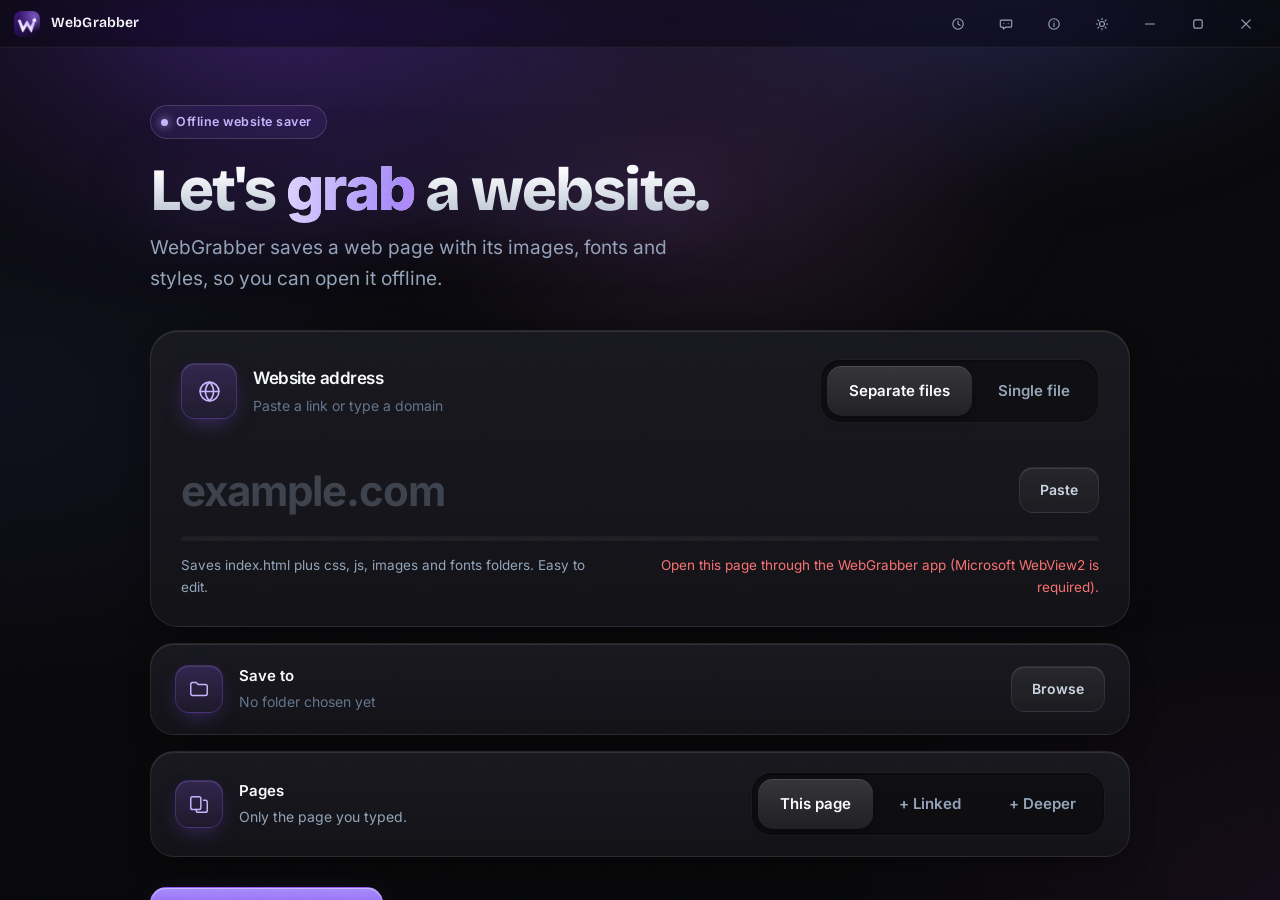
<file: wwwroot/index.html>
<!DOCTYPE html>
<html lang="en">
<head>
    <meta charset="UTF-8">
    <meta name="viewport" content="width=device-width, initial-scale=1.0">
    <title>WebGrabber</title>
    <link rel="stylesheet" href="style.css">
</head>

<body data-screen="home">
    <div class="app">
        <svg width="0" height="0" style="position:absolute" aria-hidden="true">
        <defs>
            <symbol id="krathong" viewBox="0 0 64 60">
                <ellipse cx="32" cy="50" rx="29" ry="8" fill="#15803d"/>
                <ellipse cx="32" cy="47" rx="24" ry="6.5" fill="#22c55e"/>
                <g fill="#f9a8d4"><ellipse cx="14" cy="38" rx="6" ry="11" transform="rotate(-48 14 38)"/><ellipse cx="50" cy="38" rx="6" ry="11" transform="rotate(48 50 38)"/></g>
                <g fill="#f472b6"><ellipse cx="21" cy="34" rx="6" ry="12" transform="rotate(-24 21 34)"/><ellipse cx="43" cy="34" rx="6" ry="12" transform="rotate(24 43 34)"/></g>
                <ellipse cx="32" cy="34" rx="6.5" ry="13" fill="#fbcfe8"/>
                <g fill="#fb923c"><circle cx="19" cy="47" r="3"/><circle cx="45" cy="47" r="3"/><circle cx="32" cy="50" r="3"/></g>
                <rect x="29.5" y="20" width="5" height="17" rx="1.4" fill="#fff7e6"/>
                <path d="M32 8c3.4 4 4.4 7 2.4 10.2-1.1 1.5-3.7 1.5-4.8 0C27.6 15 28.6 12 32 8z" fill="#fbbf24"/>
                <path d="M32 12c1.5 2 2 3.4 1 5-.5.7-1.5.7-2 0-1-1.600-.5-3 1-5z" fill="#fff7e6"/>
            </symbol>
        </defs>
    </svg>
    <div class="loy-decor" aria-hidden="true">
        <div class="moon"></div>
        <div class="lanterns"><i></i><i></i><i></i><i></i><i></i><i></i><i></i></div>
        <svg class="kr k1"><use href="#krathong"/></svg>
        <svg class="kr k2"><use href="#krathong"/></svg>
        <svg class="kr k3"><use href="#krathong"/></svg>
        <svg class="kr k4"><use href="#krathong"/></svg>
        <svg class="waves w1" viewBox="0 0 2400 60" preserveAspectRatio="none"><path d="M0 26 Q 75 10 150 26 T 300 26 T 450 26 T 600 26 T 750 26 T 900 26 T 1050 26 T 1200 26 T 1350 26 T 1500 26 T 1650 26 T 1800 26 T 1950 26 T 2100 26 T 2250 26 T 2400 26 V60 H0 Z"/></svg>
        <svg class="waves w2" viewBox="0 0 2400 60" preserveAspectRatio="none"><path d="M0 34 Q 75 22 150 34 T 300 34 T 450 34 T 600 34 T 750 34 T 900 34 T 1050 34 T 1200 34 T 1350 34 T 1500 34 T 1650 34 T 1800 34 T 1950 34 T 2100 34 T 2250 34 T 2400 34 V60 H0 Z"/></svg>
    </div>
    <div class="confetti" id="confetti" aria-hidden="true"></div>
    <div class="party-decor" aria-hidden="true">
        <svg class="bunting" viewBox="0 0 1200 64" preserveAspectRatio="xMidYMin slice"><path class="str" d="M0 6Q150 46 300 6 M300 6Q450 46 600 6 M600 6Q750 46 900 6 M900 6Q1050 46 1200 6"/><path class="p0" d="M19 13L41 13L30 39Z"/><path class="p1" d="M49 19L71 19L60 45Z"/><path class="p2" d="M79 23L101 23L90 49Z"/><path class="p3" d="M109 25L131 25L120 51Z"/><path class="p4" d="M139 26L161 26L150 52Z"/><path class="p0" d="M169 25L191 25L180 51Z"/><path class="p1" d="M199 23L221 23L210 49Z"/><path class="p2" d="M229 19L251 19L240 45Z"/><path class="p3" d="M259 13L281 13L270 39Z"/><path class="p4" d="M319 13L341 13L330 39Z"/><path class="p0" d="M349 19L371 19L360 45Z"/><path class="p1" d="M379 23L401 23L390 49Z"/><path class="p2" d="M409 25L431 25L420 51Z"/><path class="p3" d="M439 26L461 26L450 52Z"/><path class="p4" d="M469 25L491 25L480 51Z"/><path class="p0" d="M499 23L521 23L510 49Z"/><path class="p1" d="M529 19L551 19L540 45Z"/><path class="p2" d="M559 13L581 13L570 39Z"/><path class="p3" d="M619 13L641 13L630 39Z"/><path class="p4" d="M649 19L671 19L660 45Z"/><path class="p0" d="M679 23L701 23L690 49Z"/><path class="p1" d="M709 25L731 25L720 51Z"/><path class="p2" d="M739 26L761 26L750 52Z"/><path class="p3" d="M769 25L791 25L780 51Z"/><path class="p4" d="M799 23L821 23L810 49Z"/><path class="p0" d="M829 19L851 19L840 45Z"/><path class="p1" d="M859 13L881 13L870 39Z"/><path class="p2" d="M919 13L941 13L930 39Z"/><path class="p3" d="M949 19L971 19L960 45Z"/><path class="p4" d="M979 23L1001 23L990 49Z"/><path class="p0" d="M1009 25L1031 25L1020 51Z"/><path class="p1" d="M1039 26L1061 26L1050 52Z"/><path class="p2" d="M1069 25L1091 25L1080 51Z"/><path class="p3" d="M1099 23L1121 23L1110 49Z"/><path class="p4" d="M1129 19L1151 19L1140 45Z"/><path class="p0" d="M1159 13L1181 13L1170 39Z"/></svg>
        <div class="balloons"><i></i><i></i><i></i><i></i><i></i><i></i><i></i></div>
    </div>
    <div class="fest-panel" id="festPanel" hidden>
        <label for="greetInput">Your message</label>
        <input id="greetInput" type="text" maxlength="28" placeholder="Happy Birthday!" autocomplete="off" spellcheck="false">
        <div class="swatch-row" id="swatches" role="group" aria-label="Party color">
            <button type="button" class="sw" data-color="#f472b6" style="background:#f472b6" aria-label="Pink"></button>
            <button type="button" class="sw" data-color="#fbbf24" style="background:#fbbf24" aria-label="Gold"></button>
            <button type="button" class="sw" data-color="#34d399" style="background:#34d399" aria-label="Mint"></button>
            <button type="button" class="sw" data-color="#38bdf8" style="background:#38bdf8" aria-label="Sky"></button>
            <button type="button" class="sw" data-color="#a78bfa" style="background:#a78bfa" aria-label="Violet"></button>
            <button type="button" class="sw" data-color="#fb7185" style="background:#fb7185" aria-label="Coral"></button>
        </div>
        <button id="festDone" class="chip" type="button">Done</button>
    </div>

        <header class="titlebar" id="titlebar">
            <div class="brand">
                <img class="logo logo-main" src="logo-main.png" alt="" width="26" height="26">
                <img class="logo logo-light" src="logo-light.png" alt="" width="26" height="26">
                <span class="brand-name">WebGrabber</span>
                <span class="ver" id="ver"></span>
                <button type="button" class="bday" id="bday" title="Edit message">Happy Birthday!</button>
            </div>

            <div class="window-buttons">
                <button id="historyBtn" title="History" aria-label="History">
                    <svg viewBox="0 0 16 16" width="14" height="14" fill="none" stroke="currentColor" stroke-width="1.3" stroke-linecap="round" stroke-linejoin="round"><circle cx="8" cy="8" r="6"/><path d="M8 4.6V8l2.3 1.5"/></svg>
                </button>
                <button id="discordBtn" data-link="https://discord.com/invite/cwxeXehAFX" title="Join our Discord" aria-label="Join our Discord">
                    <svg viewBox="0 0 16 16" width="14" height="14" fill="none" stroke="currentColor" stroke-width="1.3" stroke-linecap="round" stroke-linejoin="round"><path d="M2.5 3.5h11a1 1 0 0 1 1 1v6a1 1 0 0 1-1 1H8l-3 2.2V11.5H2.5a1 1 0 0 1-1-1v-6a1 1 0 0 1 1-1z"/><path d="M5.5 7.5h.01M10.5 7.5h.01"/></svg>
                </button>
                <button id="aboutBtn" title="About WebGrabber" aria-label="About WebGrabber">
                    <svg viewBox="0 0 16 16" width="14" height="14" fill="none" stroke="currentColor" stroke-width="1.3" stroke-linecap="round" stroke-linejoin="round"><circle cx="8" cy="8" r="6"/><path d="M8 7.2v3.6M8 5.2h.01"/></svg>
                </button>
                <button id="theme" title="Switch theme" aria-label="Switch theme">
                    <svg viewBox="0 0 16 16" width="14" height="14" fill="none" stroke="currentColor" stroke-width="1.3" stroke-linecap="round"><circle cx="8" cy="8" r="2.8"/><path d="M8 1.5v1.4M8 13.1v1.4M1.5 8h1.4M13.1 8h1.4M3.4 3.4l1 1M11.6 11.6l1 1M3.4 12.6l1-1M11.6 4.4l1-1"/></svg>
                </button>
                <button id="minimize" title="Minimize" aria-label="Minimize">
                    <svg viewBox="0 0 12 12" width="12" height="12"><path d="M1.5 6h9" stroke="currentColor" stroke-width="1.2" stroke-linecap="round"/></svg>
                </button>
                <button id="maximize" title="Maximize" aria-label="Maximize">
                    <svg viewBox="0 0 12 12" width="12" height="12"><rect x="1.8" y="1.8" width="8.4" height="8.4" rx="1.6" fill="none" stroke="currentColor" stroke-width="1.2"/></svg>
                </button>
                <button id="close" class="close" title="Close" aria-label="Close">
                    <svg viewBox="0 0 12 12" width="12" height="12"><path d="M1.8 1.8l8.4 8.4m0-8.4l-8.4 8.4" stroke="currentColor" stroke-width="1.2" stroke-linecap="round"/></svg>
                </button>
            </div>
        </header>

        <div class="update" id="update" hidden>
            <div class="update-text">
                <b id="updateTitle">Update available</b>
                <span id="updateSub"></span>
                <ul class="update-notes" id="updateNotes" hidden></ul>
            </div>
            <div class="update-bar" id="updateBar" hidden><div id="updateFill"></div></div>
            <button id="updateNow" class="btn-white btn-sm" type="button">Update now</button>
            <button id="updateLater" class="update-x" type="button" aria-label="Dismiss">&times;</button>
        </div>

        <!-- ================= Home ================= -->
        <main class="screen screen-home" id="screenHome">
            <div class="column">
                <span class="hero-pill"><i aria-hidden="true"></i>Offline website saver</span>
                <h1>Let's <em>grab</em> a website.</h1>
                <p class="lede lede-lg">
                    WebGrabber saves a web page with its images, fonts and styles,
                    so you can open it offline.
                </p>

                <section class="card card-url">
                    <div class="card-head">
                        <div class="tile" aria-hidden="true">
                            <svg viewBox="0 0 24 24" fill="none" stroke="currentColor" stroke-width="1.6" stroke-linecap="round" stroke-linejoin="round">
                                <circle cx="12" cy="12" r="9"/>
                                <path d="M3 12h18M12 3c2.6 2.7 3.9 5.7 3.9 9s-1.3 6.3-3.9 9c-2.6-2.7-3.9-5.7-3.9-9S9.4 5.7 12 3z"/>
                            </svg>
                        </div>

                        <div class="card-title">
                            <b>Website address</b>
                            <span>Paste a link or type a domain</span>
                        </div>

                        <div class="segmented" id="modes" role="radiogroup" aria-label="Save format">
                            <label>
                                <input type="radio" name="mode" value="separated" checked>
                                <span>Separate files</span>
                            </label>
                            <label>
                                <input type="radio" name="mode" value="single">
                                <span>Single file</span>
                            </label>
                        </div>
                    </div>

                    <div class="url-row" id="urlWrap">
                        <input
                            id="url"
                            class="url-big"
                            type="text"
                            inputmode="url"
                            placeholder="example.com"
                            aria-label="Website address"
                            autocomplete="off"
                            spellcheck="false"
                        >
                        <button id="paste" class="chip" type="button">Paste</button>
                    </div>

                    <div class="track url-track" aria-hidden="true">
                        <div class="track-fill" id="urlFill"></div>
                    </div>

                    <div class="card-foot">
                        <span id="modeHint"></span>
                        <span id="note" class="note" role="alert"></span>
                    </div>
                </section>

                <section class="card card-save">
                    <div class="tile tile-sm" aria-hidden="true">
                        <svg viewBox="0 0 24 24" fill="none" stroke="currentColor" stroke-width="1.6" stroke-linecap="round" stroke-linejoin="round"><path d="M3 7a2 2 0 0 1 2-2h4l2 2h8a2 2 0 0 1 2 2v8a2 2 0 0 1-2 2H5a2 2 0 0 1-2-2V7z"/></svg>
                    </div>

                    <div class="save-text">
                        <label for="folder">Save to</label>
                        <input id="folder" type="text" placeholder="No folder chosen yet" readonly>
                    </div>

                    <button id="browse" class="chip" type="button">Browse</button>
                </section>

                <section class="card card-save card-depth">
                    <div class="tile tile-sm" aria-hidden="true">
                        <svg viewBox="0 0 24 24" fill="none" stroke="currentColor" stroke-width="1.6" stroke-linecap="round" stroke-linejoin="round"><rect x="3" y="4" width="11" height="14" rx="2"/><path d="M17 8h2a2 2 0 0 1 2 2v9a2 2 0 0 1-2 2h-8a2 2 0 0 1-2-2v-1"/></svg>
                    </div>

                    <div class="save-text">
                        <label for="depthGroup">Pages</label>
                        <span class="depth-hint" id="depthHint"></span>
                    </div>

                    <div class="segmented" id="depthGroup" role="radiogroup" aria-label="How many pages to save">
                        <label><input type="radio" name="depth" value="1" checked><span>This page</span></label>
                        <label><input type="radio" name="depth" value="2"><span>+ Linked</span></label>
                        <label><input type="radio" name="depth" value="3"><span>+ Deeper</span></label>
                    </div>
                </section>

                <div class="cta">
                    <button id="download" class="btn-white" type="button" aria-describedby="note">
                        <svg viewBox="0 0 24 24" fill="none" stroke="currentColor" stroke-width="2" stroke-linecap="round" stroke-linejoin="round"><path d="M12 4v11m0 0l-4-4m4 4l4-4"/><path d="M5 19h14"/></svg>
                        <span>Download website</span>
                    </button>
                    <span class="cta-note">Takes a few seconds. Saves an offline copy you can open any time.</span>
                </div>

                <div class="recent" id="recent">
                    <span class="recent-label">Recent</span>
                    <div class="chips" id="history"></div>
                    <button id="seeHistory" class="link" type="button">See all</button>
                </div>

                <ul class="features">
                    <li>
                        <span class="f-ico" aria-hidden="true"><svg viewBox="0 0 24 24" fill="none" stroke="currentColor" stroke-width="1.6" stroke-linecap="round" stroke-linejoin="round"><rect x="3" y="4" width="18" height="16" rx="3"/><circle cx="9" cy="10" r="1.6"/><path d="M21 16l-5-5-8 8"/></svg></span>
                        <b>Everything included</b>
                        <span>Images, fonts, styles and scripts are saved with the page.</span>
                    </li>
                    <li>
                        <span class="f-ico" aria-hidden="true"><svg viewBox="0 0 24 24" fill="none" stroke="currentColor" stroke-width="1.6" stroke-linecap="round" stroke-linejoin="round"><path d="M5 12.5a10 10 0 0 1 14 0M8.5 16a5 5 0 0 1 7 0M12 19.5h.01"/><path d="M3 3l18 18"/></svg></span>
                        <b>Works offline</b>
                        <span>Open the copy any time, with no internet.</span>
                    </li>
                    <li>
                        <span class="f-ico" aria-hidden="true"><svg viewBox="0 0 24 24" fill="none" stroke="currentColor" stroke-width="1.6" stroke-linecap="round" stroke-linejoin="round"><rect x="3" y="3" width="8" height="8" rx="2"/><rect x="13" y="3" width="8" height="8" rx="2"/><rect x="8" y="13" width="8" height="8" rx="2"/></svg></span>
                        <b>One page or many</b>
                        <span>Follow links to save more pages from the same site.</span>
                    </li>
                </ul>

                <footer class="home-foot">
                    <span>WebGrabber</span>
                    <button type="button" class="link" data-link="https://discord.com/invite/cwxeXehAFX">Discord</button>
                    <button type="button" class="link" data-link="https://github.com/b62082826-gif/Web-Cloner">GitHub</button>
                    <button type="button" class="link" id="footAbout">About</button>
                </footer>
            </div>
        </main>

        <!-- ================= Downloading ================= -->
        <main class="screen screen-running" id="screenRunning">
            <div class="column">
                <div class="head">
                    <div class="head-text">
                        <div class="eyebrow" id="runHost">Downloading</div>
                        <div class="big">
                            <span id="bigPercent">0</span><small>%</small>
                        </div>
                        <p class="lede" id="progressText">Starting...</p>
                    </div>

                    <button id="cancel" class="btn-dark" type="button">Cancel</button>
                </div>

                <div class="bar" aria-hidden="true"><div class="bar-fill" id="barFill"></div></div>
                <div class="elapsed" id="elapsed"></div>

                <section class="card log-panel">
                    <div class="side-head">
                        <div>
                            <h2>Progress</h2>
                            <p id="logCount">Waiting for the first file</p>
                        </div>
                    </div>

                    <ul class="log" id="log"></ul>
                </section>
            </div>
        </main>

        <!-- ================= Done ================= -->
        <main class="screen screen-done" id="screenDone">
            <div class="center">
                <div class="badge" aria-hidden="true">
                    <svg viewBox="0 0 24 24" fill="none" stroke="currentColor" stroke-width="1.8" stroke-linecap="round" stroke-linejoin="round"><path d="M5 12.5l4.5 4.5L19 7.5"/></svg>
                </div>

                <div class="greet" id="doneGreet"></div>
                <div class="eyebrow center-eyebrow">You just saved</div>
                <div class="big big-xl" id="statSize">0 B</div>
                <p class="lede center-lede" id="doneSub"></p>

                <div class="summary">
                    <div class="sum-row">
                        <div class="sum-line"><span>Downloaded</span><b id="statFiles">0 files</b></div>
                        <div class="track"><div class="track-fill ok" id="barOk"></div></div>
                    </div>
                    <div class="sum-row">
                        <div class="sum-line"><span>Couldn't download (live links kept)</span><b id="statFailed">0 files</b></div>
                        <div class="track"><div class="track-fill bad" id="barFail"></div></div>
                    </div>
                </div>

                <div class="done-actions">
                    <button id="openFile" class="btn-white" type="button">
                        <svg viewBox="0 0 24 24" fill="none" stroke="currentColor" stroke-width="1.8" stroke-linecap="round" stroke-linejoin="round"><path d="M14 4h6v6"/><path d="M20 4l-9 9"/><path d="M18 14v4a2 2 0 0 1-2 2H6a2 2 0 0 1-2-2V8a2 2 0 0 1 2-2h4"/></svg>
                        <span>Open in browser</span>
                    </button>
                    <button id="openFolder" class="btn-dark" type="button">Show in folder</button>
                    <button id="backDone" class="btn-dark" type="button">Done</button>
                </div>

                <div class="path" id="donePath"></div>
            </div>
        </main>

        <!-- ================= History ================= -->
        <main class="screen screen-history" id="screenHistory">
            <div class="column">
                <div class="panel-head">
                    <button id="historyBack" class="btn-dark btn-sm" type="button">&larr; Back</button>
                    <div class="panel-title">
                        <h2>History</h2>
                        <p id="historyCount"></p>
                    </div>
                    <button id="historyClear" class="chip" type="button">Clear all</button>
                </div>

                <ul class="hist-list" id="historyList"></ul>

                <div class="hist-empty" id="historyEmpty" hidden>
                    <b>Nothing here yet</b>
                    <span>Websites you download will show up here.</span>
                </div>
            </div>
        </main>

        <!-- ================= About ================= -->
        <main class="screen screen-about" id="screenAbout">
            <div class="column column-narrow">
                <div class="panel-head">
                    <button id="aboutBack" class="btn-dark btn-sm" type="button">&larr; Back</button>
                </div>

                <div class="about-hero">
                    <img class="logo logo-main" src="logo-main.png" alt="" width="64" height="64">
                    <img class="logo logo-light" src="logo-light.png" alt="" width="64" height="64">
                    <h2>WebGrabber</h2>
                    <p id="aboutVer">Version</p>
                    <p class="about-text">Saves a website with its images, fonts and styles so you can open it offline.</p>
                </div>

                <div class="about-links">
                    <button type="button" class="btn-white" data-link="https://discord.com/invite/cwxeXehAFX">Join our Discord</button>
                    <button type="button" class="btn-dark" data-link="https://github.com/b62082826-gif/Web-Cloner">GitHub</button>
                    <button type="button" class="btn-dark" data-link="https://github.com/b62082826-gif/Web-Cloner/releases">All releases</button>
                    <button type="button" class="btn-dark" data-link="https://github.com/b62082826-gif/Web-Cloner/issues">Report a problem</button>
                    <button type="button" class="btn-dark" data-link="https://b62082826-gif.github.io/Web-Cloner/">Website</button>
                </div>
            </div>
        </main>

        <!-- ================= Error ================= -->
        <main class="screen screen-error" id="screenError">
            <div class="center">
                <div class="badge badge-dim" aria-hidden="true">
                    <svg viewBox="0 0 24 24" fill="none" stroke="currentColor" stroke-width="1.8" stroke-linecap="round" stroke-linejoin="round"><path d="M12 7v6"/><path d="M12 17h.01"/></svg>
                </div>

                <div class="eyebrow center-eyebrow" id="errEyebrow">Download failed</div>
                <div class="big big-md" id="errTitle">Please try again</div>
                <p class="lede center-lede err-msg" id="errMsg"></p>

                <div class="done-actions">
                    <button id="retry" class="btn-white" type="button">Try again</button>
                    <button id="backError" class="btn-dark" type="button">Go back</button>
                </div>
            </div>
        </main>
    </div>

    <div class="toast" id="toast" hidden>
        <span id="toastText"></span>
        <button id="toastAction" class="toast-action" type="button">Undo</button>
        <button id="toastClose" class="toast-x" type="button" aria-label="Dismiss">&times;</button>
    </div>
    <div class="sr-only" id="live" role="status" aria-live="polite"></div>

    <script src="app.js"></script>
</body>
</html>
</file>
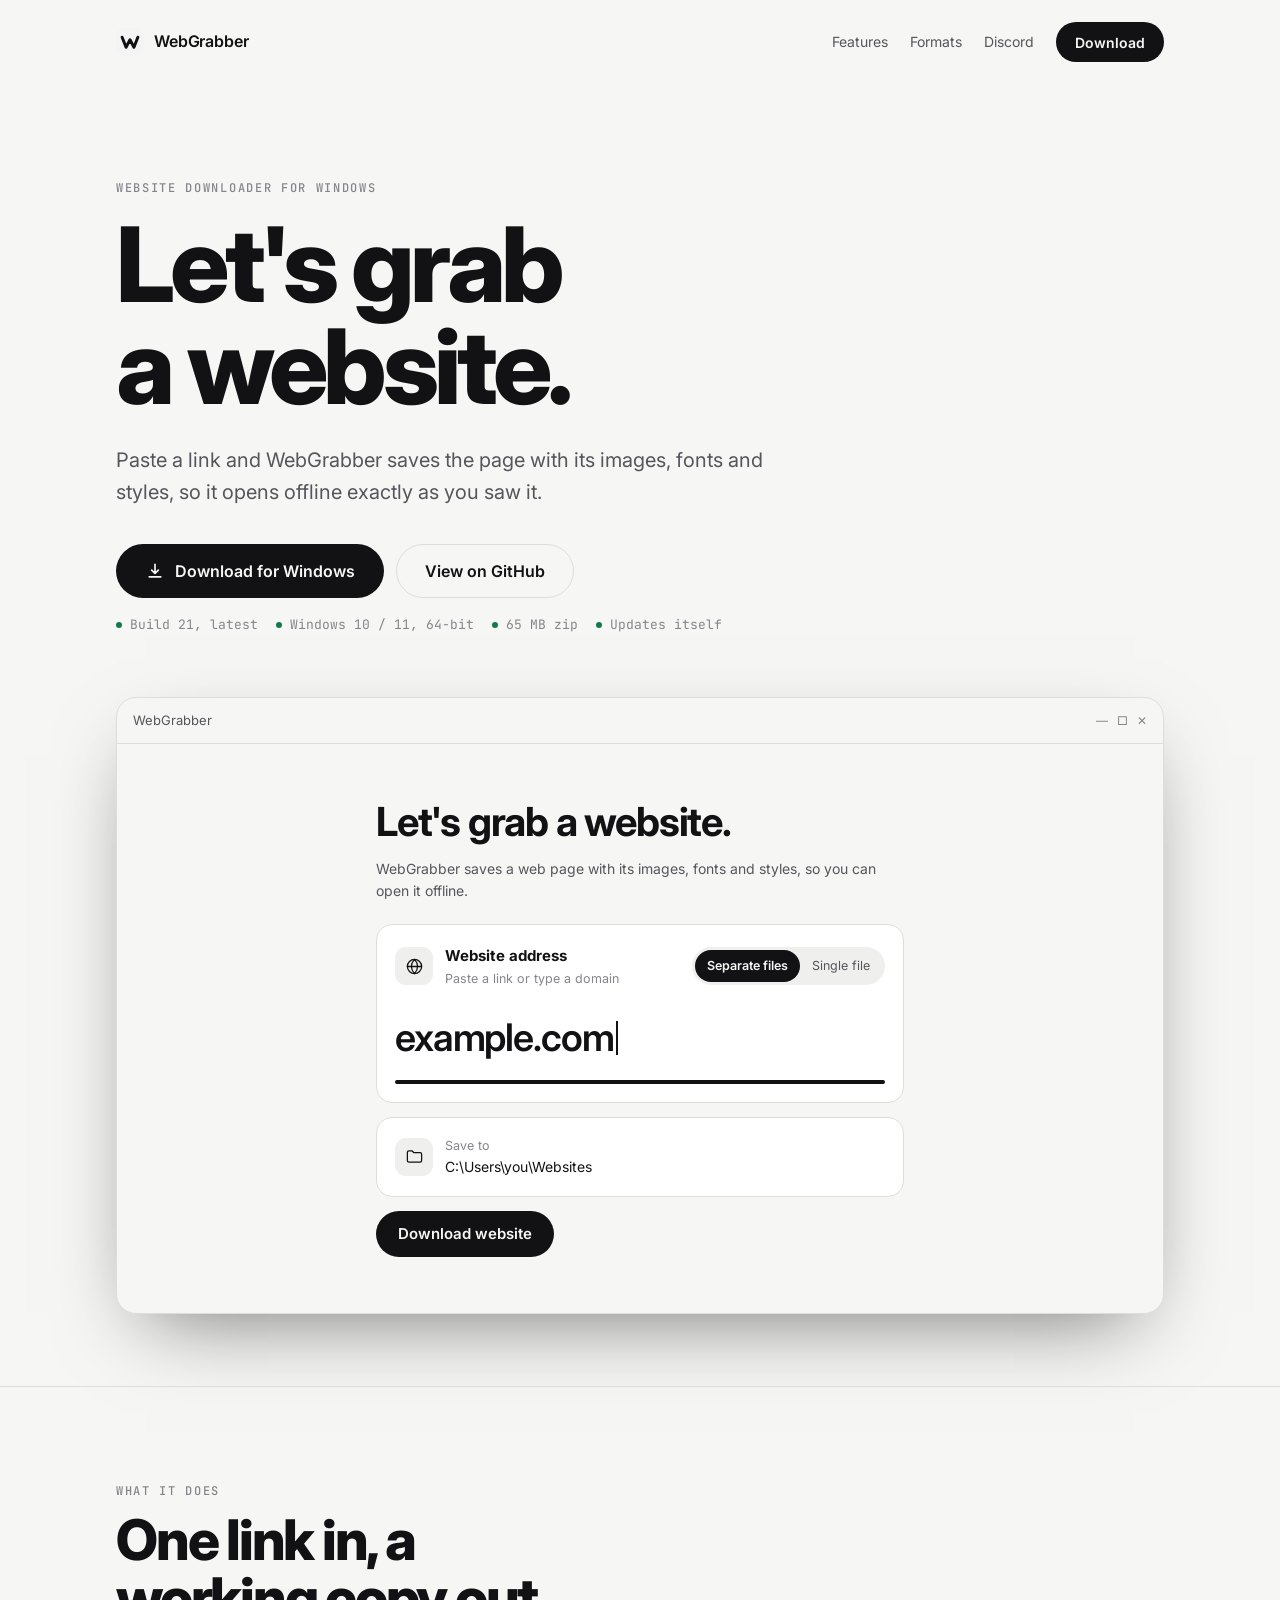
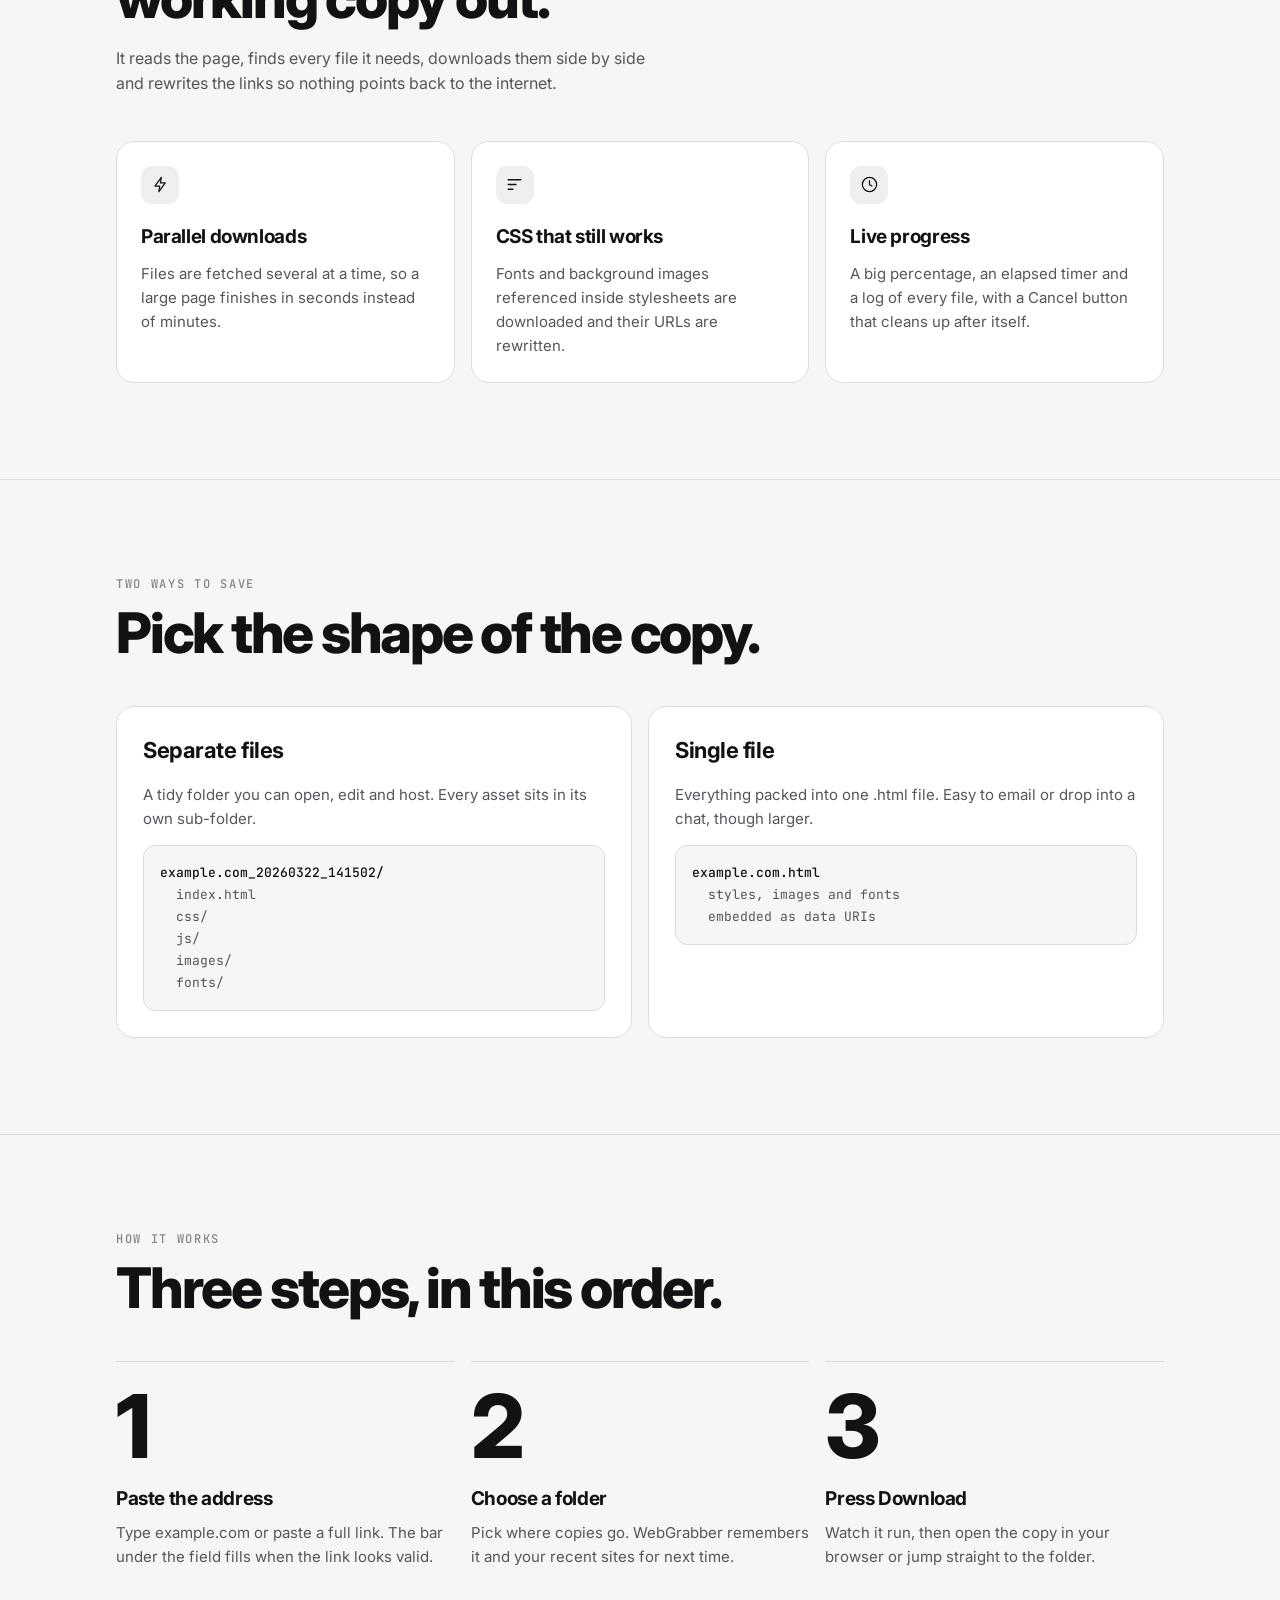
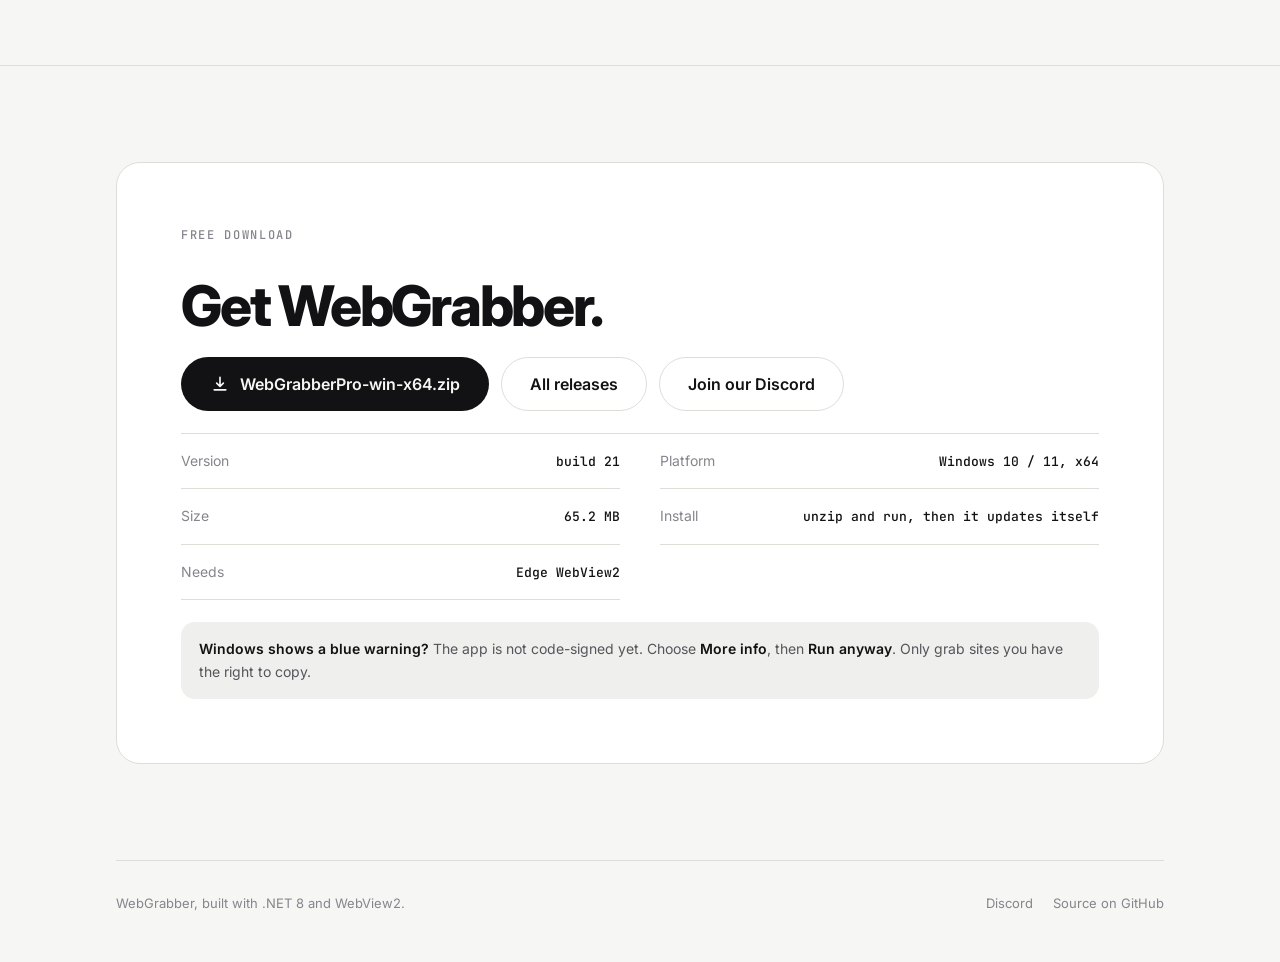
<file: ไกไกไก.html>
<!doctype html><html><head><meta charset=utf8><meta name=viewport content="width=device-width,initial-scale=1,viewport-fit=cover"><style>:root{color-scheme:light;box-sizing:border-box;padding-top:env(safe-area-inset-top,0px);padding-bottom:env(safe-area-inset-bottom,0px)}html{scroll-padding-top:env(safe-area-inset-top,0px)}body{margin:0;padding:0;font:14px -apple-system,BlinkMacSystemFont,sans-serif;background:#fff;color:#000}img{max-width:100%}[hidden]:not([hidden=until-found i]){display:none!important}</style></head><body>
<title>WebGrabber</title>
<meta name="claude:viewport-fit-sides" content="cover">
<link rel="preconnect" href="https://fonts.googleapis.com">
<link rel="preconnect" href="https://fonts.gstatic.com" crossorigin>
<link rel="stylesheet" href="https://fonts.googleapis.com/css2?family=Inter:wght@400;500;600;800&family=JetBrains+Mono:wght@400;500&display=swap">
<style>
/* Layout: one narrow column, oversized type, thin rules and bars. Mirrors the desktop app: near-black, off-white pill buttons. */
:root {
  --bg: #111113;
  --panel: #18181b;
  --panel-2: #1f1f23;
  --line: #2a2a30;
  --fg: #f4f4f5;
  --muted: #a1a1aa;
  --faint: #6b6b74;
  --btn-bg: #f4f4f5;
  --btn-fg: #111113;
  --ok: #6ee7a8;
  --bad: #f87171;
  --font: "Inter", "Segoe UI Variable", "Segoe UI", system-ui, sans-serif;
  --mono: "JetBrains Mono", ui-monospace, Consolas, monospace;
  color-scheme: dark;
}
@media (prefers-color-scheme: light) {
  :root:not([data-theme="dark"]) {
    --bg: #f6f6f4; --panel: #ffffff; --panel-2: #efefed; --line: #deded9;
    --fg: #121214; --muted: #55555c; --faint: #85858c;
    --btn-bg: #121214; --btn-fg: #f6f6f4; --ok: #137a49; --bad: #b42318;
    color-scheme: light;
  }
}
:root[data-theme="light"] {
  --bg: #f6f6f4; --panel: #ffffff; --panel-2: #efefed; --line: #deded9;
  --fg: #121214; --muted: #55555c; --faint: #85858c;
  --btn-bg: #121214; --btn-fg: #f6f6f4; --ok: #137a49; --bad: #b42318;
  color-scheme: light;
}
* { box-sizing: border-box; }
body { background: var(--bg); color: var(--fg); font: 400 16px/1.6 var(--font); -webkit-font-smoothing: antialiased; }
a { color: inherit; }
:focus-visible { outline: 2px solid var(--fg); outline-offset: 3px; border-radius: 6px; }

.wrap { width: 100%; max-width: 1080px; margin-inline: auto; padding-inline: max(16px, env(safe-area-inset-left, 0px)) max(16px, env(safe-area-inset-right, 0px)); }
.wrap > * { min-width: 0; }

/* nav */
nav { display: flex; align-items: center; justify-content: space-between; gap: 16px; padding-block: 22px; }
.brand { display: flex; align-items: center; gap: 10px; font-weight: 600; text-decoration: none; letter-spacing: -.01em; }
.brand svg { width: 28px; height: 28px; }
.nav-links { display: flex; align-items: center; gap: 22px; font-size: 14px; color: var(--muted); }
.nav-links a { text-decoration: none; }
.nav-links a:hover { color: var(--fg); }
@media (max-width: 560px) { .nav-links .hide-sm { display: none; } }

/* buttons */
.btn { display: inline-flex; align-items: center; justify-content: center; gap: 10px; height: 54px; padding: 0 28px; border-radius: 999px; font: 600 16px var(--font); text-decoration: none; border: 1px solid transparent; transition: transform .15s, background .15s; }
.btn svg { width: 20px; height: 20px; }
.btn-main { background: var(--btn-bg); color: var(--btn-fg); }
.btn-main:hover { transform: translateY(-1px); }
.btn-ghost { border-color: var(--line); color: var(--fg); }
.btn-ghost:hover { background: var(--panel); }
.btn-sm { height: 40px; padding: 0 18px; font-size: 14px; }

/* hero */
.hero { padding-block: clamp(40px, 8vw, 96px) clamp(40px, 6vw, 72px); }
.eyebrow { font: 500 12px var(--mono); letter-spacing: .14em; text-transform: uppercase; color: var(--faint); }
h1 { margin: 18px 0 0; font-weight: 800; font-size: clamp(44px, 9vw, 104px); line-height: .98; letter-spacing: -.045em; text-wrap: balance; max-width: 12ch; }
.lede { margin: 26px 0 0; max-width: 52ch; font-size: clamp(17px, 2.2vw, 20px); color: var(--muted); }
.cta { margin-top: 36px; display: flex; flex-wrap: wrap; gap: 12px; align-items: center; }
.meta { margin-top: 18px; display: flex; flex-wrap: wrap; gap: 6px 18px; font: 400 13px var(--mono); color: var(--faint); }
.meta span::before { content: ""; display: inline-block; width: 6px; height: 6px; border-radius: 50%; background: var(--ok); margin-right: 8px; vertical-align: 1px; }

/* app mock */
.shot { margin-top: clamp(36px, 6vw, 64px); border: 1px solid var(--line); border-radius: 20px; background: var(--bg); overflow: hidden; box-shadow: 0 30px 80px -30px rgba(0,0,0,.55); }
.shot-bar { display: flex; align-items: center; justify-content: space-between; padding: 12px 16px; border-bottom: 1px solid var(--line); font-size: 13px; color: var(--muted); }
.shot-bar .dots { display: flex; gap: 14px; color: var(--faint); font-size: 12px; }
.shot-body { padding: clamp(22px, 5vw, 56px); display: grid; gap: 14px; max-width: 640px; margin-inline: auto; }
.shot h3 { margin: 0; font-size: clamp(26px, 4.6vw, 40px); letter-spacing: -.03em; line-height: 1.1; }
.shot p { margin: 0 0 8px; color: var(--muted); font-size: 14px; }
.card { background: var(--panel); border: 1px solid var(--line); border-radius: 16px; padding: 18px; }
.card-head { display: flex; flex-wrap: wrap; gap: 12px; align-items: center; justify-content: space-between; }
.tile { width: 38px; height: 38px; border-radius: 11px; background: var(--panel-2); display: grid; place-items: center; flex: none; }
.tile svg { width: 19px; height: 19px; }
.seg { display: inline-flex; background: var(--panel-2); border-radius: 999px; padding: 3px; font-size: 12.5px; }
.seg span { padding: 6px 12px; border-radius: 999px; color: var(--muted); white-space: nowrap; }
.seg .on { background: var(--btn-bg); color: var(--btn-fg); font-weight: 600; }
.url { margin-top: 18px; font-size: clamp(24px, 5vw, 38px); font-weight: 600; letter-spacing: -.03em; overflow-wrap: anywhere; }
.url i { display: inline-block; width: 2px; height: .9em; background: var(--fg); vertical-align: -.1em; margin-left: 3px; animation: blink 1.1s steps(1) infinite; }
@keyframes blink { 50% { opacity: 0; } }
.track { margin-top: 12px; height: 4px; border-radius: 4px; background: var(--line); overflow: hidden; }
.track b { display: block; height: 100%; width: 100%; background: var(--fg); }
.fake-btn { justify-self: start; display: inline-flex; gap: 8px; align-items: center; height: 46px; padding: 0 22px; border-radius: 999px; background: var(--btn-bg); color: var(--btn-fg); font-weight: 600; font-size: 15px; }

/* sections */
section { padding-block: clamp(48px, 8vw, 96px); border-top: 1px solid var(--line); }
h2 { margin: 12px 0 0; font-size: clamp(32px, 5.5vw, 56px); line-height: 1.04; letter-spacing: -.04em; font-weight: 800; text-wrap: balance; max-width: 18ch; }
.sub { margin: 18px 0 0; max-width: 56ch; color: var(--muted); }

.grid3 { margin-top: 44px; display: grid; grid-template-columns: repeat(auto-fit, minmax(260px, 1fr)); gap: 16px; }
.feat { padding: 24px; border: 1px solid var(--line); border-radius: 18px; background: var(--panel); display: grid; gap: 10px; align-content: start; }
.feat .tile { margin-bottom: 8px; }
.feat h3 { margin: 0; font-size: 19px; letter-spacing: -.02em; }
.feat p { margin: 0; color: var(--muted); font-size: 15px; }

/* modes */
.modes { margin-top: 44px; display: grid; grid-template-columns: repeat(auto-fit, minmax(300px, 1fr)); gap: 16px; }
.mode { border: 1px solid var(--line); border-radius: 18px; padding: 26px; background: var(--panel); display: grid; gap: 14px; align-content: start; }
.mode h3 { margin: 0; font-size: 22px; letter-spacing: -.02em; }
.mode p { margin: 0; color: var(--muted); font-size: 15px; }
pre { margin: 0; padding: 16px; border-radius: 12px; background: var(--bg); border: 1px solid var(--line); font: 400 13px/1.7 var(--mono); color: var(--muted); overflow-x: auto; }
pre b { color: var(--fg); font-weight: 500; }

/* steps: a real sequence */
.steps { margin: 44px 0 0; padding: 0; list-style: none; display: grid; grid-template-columns: repeat(auto-fit, minmax(240px, 1fr)); gap: 16px; counter-reset: s; }
.steps li { counter-increment: s; border-top: 1px solid var(--line); padding-top: 20px; }
.steps li::before { content: counter(s); display: block; font-weight: 800; font-size: clamp(56px, 8vw, 88px); line-height: 1; letter-spacing: -.05em; margin-bottom: 14px; }
.steps h3 { margin: 0 0 6px; font-size: 19px; letter-spacing: -.02em; }
.steps p { margin: 0; color: var(--muted); font-size: 15px; }

/* download panel */
.dl { border: 1px solid var(--line); border-radius: 24px; background: var(--panel); padding: clamp(28px, 6vw, 64px); display: grid; gap: 22px; }
.dl h2 { max-width: 14ch; }
.kv { display: grid; grid-template-columns: repeat(auto-fit, minmax(min(100%, 300px), 1fr)); column-gap: 40px; border-top: 1px solid var(--line); }
.kv div { padding: 16px 0; border-bottom: 1px solid var(--line); display: flex; justify-content: space-between; align-items: baseline; gap: 12px; font-size: 14px; }
.kv span { color: var(--faint); }
.kv b { font: 500 13px var(--mono); text-align: right; }
.note { padding: 16px 18px; border-radius: 14px; background: var(--panel-2); color: var(--muted); font-size: 14px; }
.note strong { color: var(--fg); font-weight: 600; }

footer { border-top: 1px solid var(--line); padding-block: 32px 48px; display: flex; flex-wrap: wrap; gap: 12px 24px; justify-content: space-between; color: var(--faint); font-size: 13px; }
footer a { text-decoration: none; }
footer a:hover { color: var(--fg); }

@media (prefers-reduced-motion: reduce) { .url i { animation: none; } .btn { transition: none; } }
</style>

<div class="wrap">
  <nav>
    <a class="brand" href="#top" aria-label="WebGrabber home">
      <svg viewBox="0 0 32 32" aria-hidden="true"><rect width="32" height="32" rx="9" fill="#f4f4f5"/><path d="M7 10.5L11.5 22L16 13.5L20.5 22L25 10.5" fill="none" stroke="#111113" stroke-width="3.4" stroke-linecap="round" stroke-linejoin="round"/></svg>
      WebGrabber
    </a>
    <div class="nav-links">
      <a class="hide-sm" href="#features">Features</a>
      <a class="hide-sm" href="#formats">Formats</a>
      <a href="https://discord.com/invite/cwxeXehAFX">Discord</a>
      <a class="btn btn-main btn-sm" href="https://github.com/b62082826-gif/Web-Cloner/releases/latest/download/WebGrabberPro-win-x64.zip">Download</a>
    </div>
  </nav>

  <header class="hero" id="top">
    <div class="eyebrow">Website downloader for Windows</div>
    <h1>Let's grab a website.</h1>
    <p class="lede">Paste a link and WebGrabber saves the page with its images, fonts and styles, so it opens offline exactly as you saw it.</p>
    <div class="cta">
      <a class="btn btn-main" href="https://github.com/b62082826-gif/Web-Cloner/releases/latest/download/WebGrabberPro-win-x64.zip">
        <svg viewBox="0 0 24 24" fill="none" stroke="currentColor" stroke-width="2" stroke-linecap="round" stroke-linejoin="round" aria-hidden="true"><path d="M12 4v11m0 0l-4-4m4 4l4-4"/><path d="M5 19h14"/></svg>
        Download for Windows
      </a>
      <a class="btn btn-ghost" href="https://github.com/b62082826-gif/Web-Cloner">View on GitHub</a>
    </div>
    <div class="meta"><span>Build 21, latest</span><span>Windows 10 / 11, 64-bit</span><span>65 MB zip</span><span>Updates itself</span></div>

    <div class="shot" role="img" aria-label="The WebGrabber home screen with a website address typed in">
      <div class="shot-bar"><span>WebGrabber</span><span class="dots">&#8212; &nbsp; &#9633; &nbsp; &#10005;</span></div>
      <div class="shot-body">
        <h3>Let's grab a website.</h3>
        <p>WebGrabber saves a web page with its images, fonts and styles, so you can open it offline.</p>
        <div class="card">
          <div class="card-head">
            <div style="display:flex;gap:12px;align-items:center">
              <div class="tile"><svg viewBox="0 0 24 24" fill="none" stroke="currentColor" stroke-width="1.6" stroke-linecap="round" stroke-linejoin="round" aria-hidden="true"><circle cx="12" cy="12" r="9"/><path d="M3 12h18M12 3c2.6 2.7 3.9 5.7 3.9 9s-1.3 6.3-3.9 9c-2.6-2.7-3.9-5.7-3.9-9S9.4 5.7 12 3z"/></svg></div>
              <div><b style="font-size:15px">Website address</b><div style="font-size:12.5px;color:var(--faint)">Paste a link or type a domain</div></div>
            </div>
            <div class="seg"><span class="on">Separate files</span><span>Single file</span></div>
          </div>
          <div class="url">example.com<i></i></div>
          <div class="track"><b></b></div>
        </div>
        <div class="card" style="display:flex;gap:12px;align-items:center">
          <div class="tile"><svg viewBox="0 0 24 24" fill="none" stroke="currentColor" stroke-width="1.6" stroke-linecap="round" stroke-linejoin="round" aria-hidden="true"><path d="M3 7a2 2 0 0 1 2-2h4l2 2h8a2 2 0 0 1 2 2v8a2 2 0 0 1-2 2H5a2 2 0 0 1-2-2V7z"/></svg></div>
          <div style="min-width:0"><div style="font-size:12.5px;color:var(--faint)">Save to</div><div style="font-size:14px;overflow-wrap:anywhere">C:\Users\you\Websites</div></div>
        </div>
        <span class="fake-btn">Download website</span>
      </div>
    </div>
  </header>
</div>

<section id="features">
  <div class="wrap">
    <div class="eyebrow">What it does</div>
    <h2>One link in, a working copy out.</h2>
    <p class="sub">It reads the page, finds every file it needs, downloads them side by side and rewrites the links so nothing points back to the internet.</p>
    <div class="grid3">
      <div class="feat">
        <div class="tile"><svg viewBox="0 0 24 24" fill="none" stroke="currentColor" stroke-width="1.6" stroke-linecap="round" stroke-linejoin="round" aria-hidden="true"><path d="M13 3L5 14h6l-1 7 8-11h-6z"/></svg></div>
        <h3>Parallel downloads</h3>
        <p>Files are fetched several at a time, so a large page finishes in seconds instead of minutes.</p>
      </div>
      <div class="feat">
        <div class="tile"><svg viewBox="0 0 24 24" fill="none" stroke="currentColor" stroke-width="1.6" stroke-linecap="round" stroke-linejoin="round" aria-hidden="true"><path d="M4 6h16M4 12h10M4 18h6"/></svg></div>
        <h3>CSS that still works</h3>
        <p>Fonts and background images referenced inside stylesheets are downloaded and their URLs are rewritten.</p>
      </div>
      <div class="feat">
        <div class="tile"><svg viewBox="0 0 24 24" fill="none" stroke="currentColor" stroke-width="1.6" stroke-linecap="round" stroke-linejoin="round" aria-hidden="true"><circle cx="12" cy="12" r="9"/><path d="M12 7v5l3 2"/></svg></div>
        <h3>Live progress</h3>
        <p>A big percentage, an elapsed timer and a log of every file, with a Cancel button that cleans up after itself.</p>
      </div>
    </div>
  </div>
</section>

<section id="formats">
  <div class="wrap">
    <div class="eyebrow">Two ways to save</div>
    <h2>Pick the shape of the copy.</h2>
    <div class="modes">
      <div class="mode">
        <h3>Separate files</h3>
        <p>A tidy folder you can open, edit and host. Every asset sits in its own sub-folder.</p>
<pre><b>example.com_20260322_141502/</b>
  index.html
  css/
  js/
  images/
  fonts/</pre>
      </div>
      <div class="mode">
        <h3>Single file</h3>
        <p>Everything packed into one .html file. Easy to email or drop into a chat, though larger.</p>
<pre><b>example.com.html</b>
  styles, images and fonts
  embedded as data URIs</pre>
      </div>
    </div>
  </div>
</section>

<section>
  <div class="wrap">
    <div class="eyebrow">How it works</div>
    <h2>Three steps, in this order.</h2>
    <ol class="steps">
      <li><h3>Paste the address</h3><p>Type example.com or paste a full link. The bar under the field fills when the link looks valid.</p></li>
      <li><h3>Choose a folder</h3><p>Pick where copies go. WebGrabber remembers it and your recent sites for next time.</p></li>
      <li><h3>Press Download</h3><p>Watch it run, then open the copy in your browser or jump straight to the folder.</p></li>
    </ol>
  </div>
</section>

<section id="download">
  <div class="wrap">
    <div class="dl">
      <div class="eyebrow">Free download</div>
      <h2>Get WebGrabber.</h2>
      <div class="cta" style="margin-top:0">
        <a class="btn btn-main" href="https://github.com/b62082826-gif/Web-Cloner/releases/latest/download/WebGrabberPro-win-x64.zip">
          <svg viewBox="0 0 24 24" fill="none" stroke="currentColor" stroke-width="2" stroke-linecap="round" stroke-linejoin="round" aria-hidden="true"><path d="M12 4v11m0 0l-4-4m4 4l4-4"/><path d="M5 19h14"/></svg>
          WebGrabberPro-win-x64.zip
        </a>
        <a class="btn btn-ghost" href="https://github.com/b62082826-gif/Web-Cloner/releases">All releases</a>
        <a class="btn btn-ghost" href="https://discord.com/invite/cwxeXehAFX">Join our Discord</a>
      </div>
      <div class="kv">
        <div><span>Version</span><b>build 21</b></div>
        <div><span>Platform</span><b>Windows 10 / 11, x64</b></div>
        <div><span>Size</span><b>65.2 MB</b></div>
        <div><span>Install</span><b>unzip and run, then it updates itself</b></div>
        <div><span>Needs</span><b>Edge WebView2</b></div>
      </div>
      <div class="note"><strong>Windows shows a blue warning?</strong> The app is not code-signed yet. Choose <strong>More info</strong>, then <strong>Run anyway</strong>. Only grab sites you have the right to copy.</div>
    </div>
  </div>
</section>

<div class="wrap">
  <footer>
    <span>WebGrabber, built with .NET 8 and WebView2.</span>
    <span style="display:flex;gap:20px"><a href="https://discord.com/invite/cwxeXehAFX">Discord</a><a href="https://github.com/b62082826-gif/Web-Cloner">Source on GitHub</a></span>
  </footer>
</div>

</body></html>
</file>
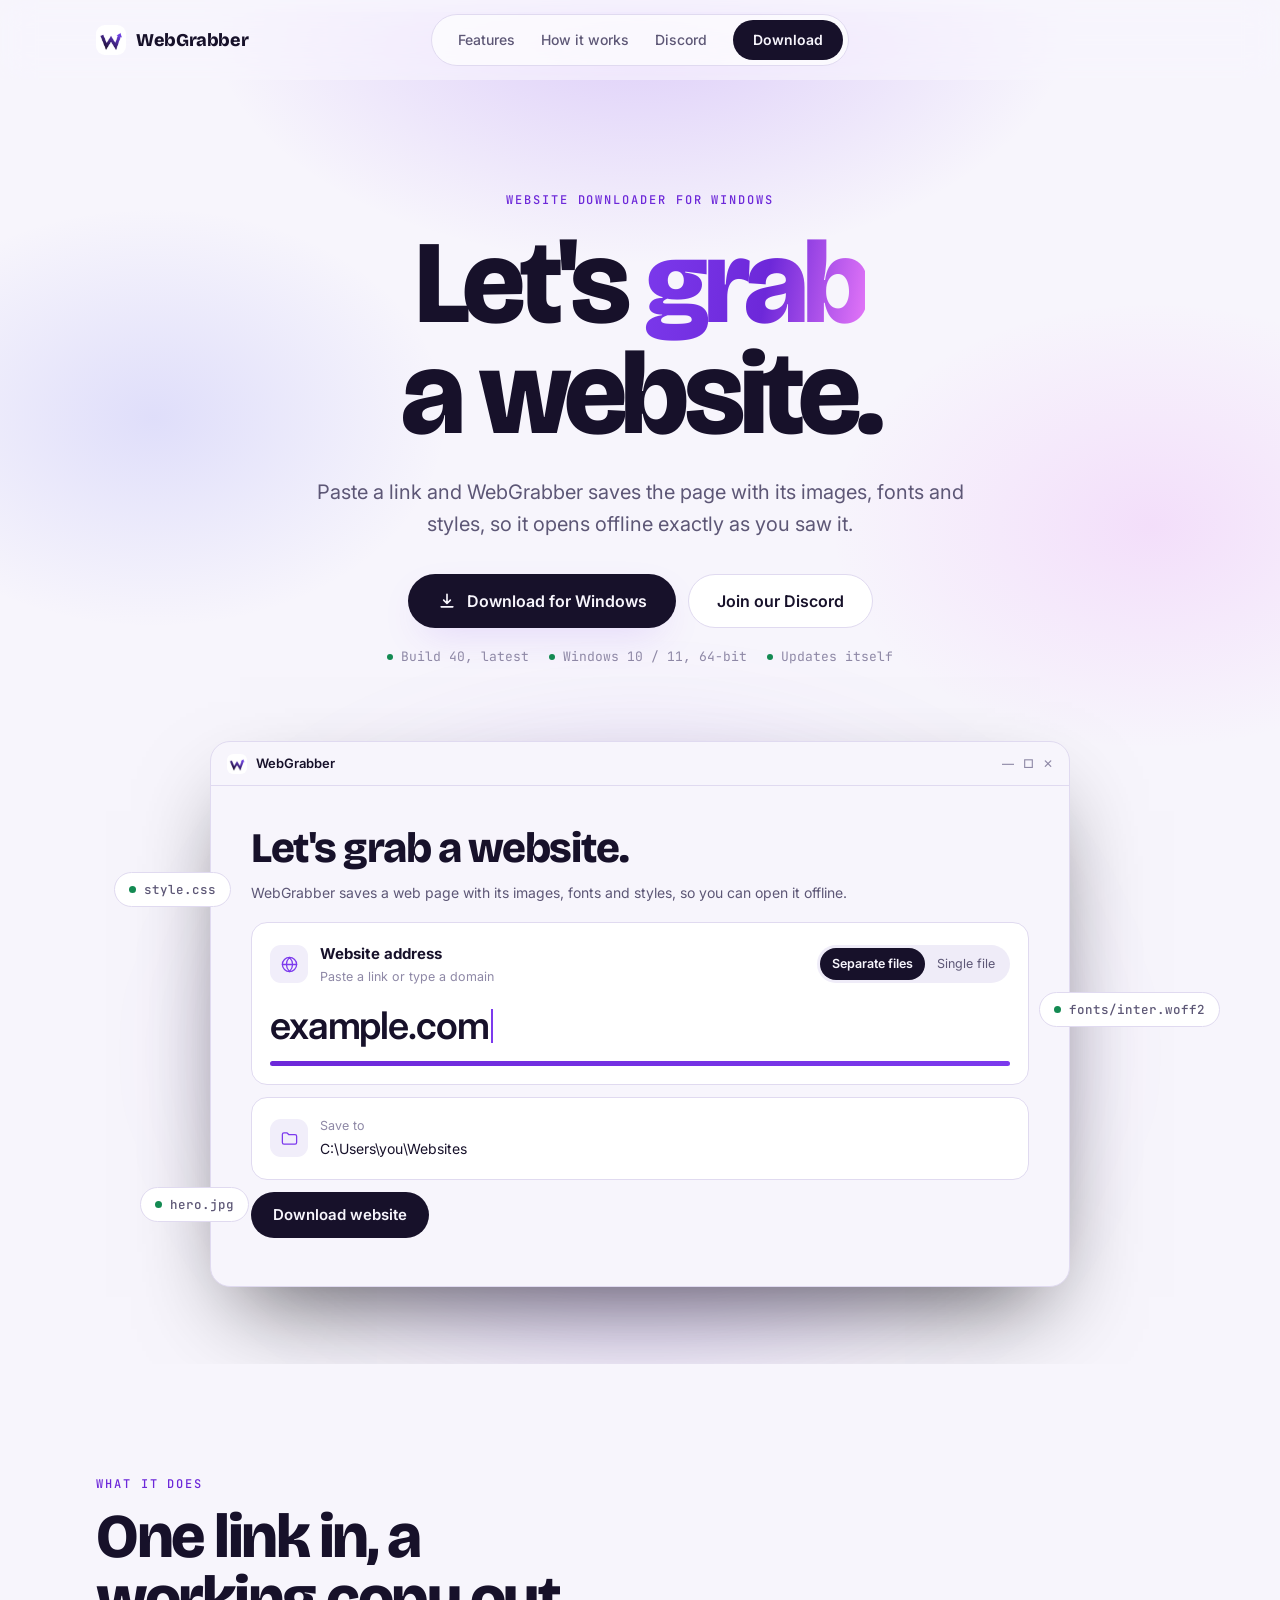
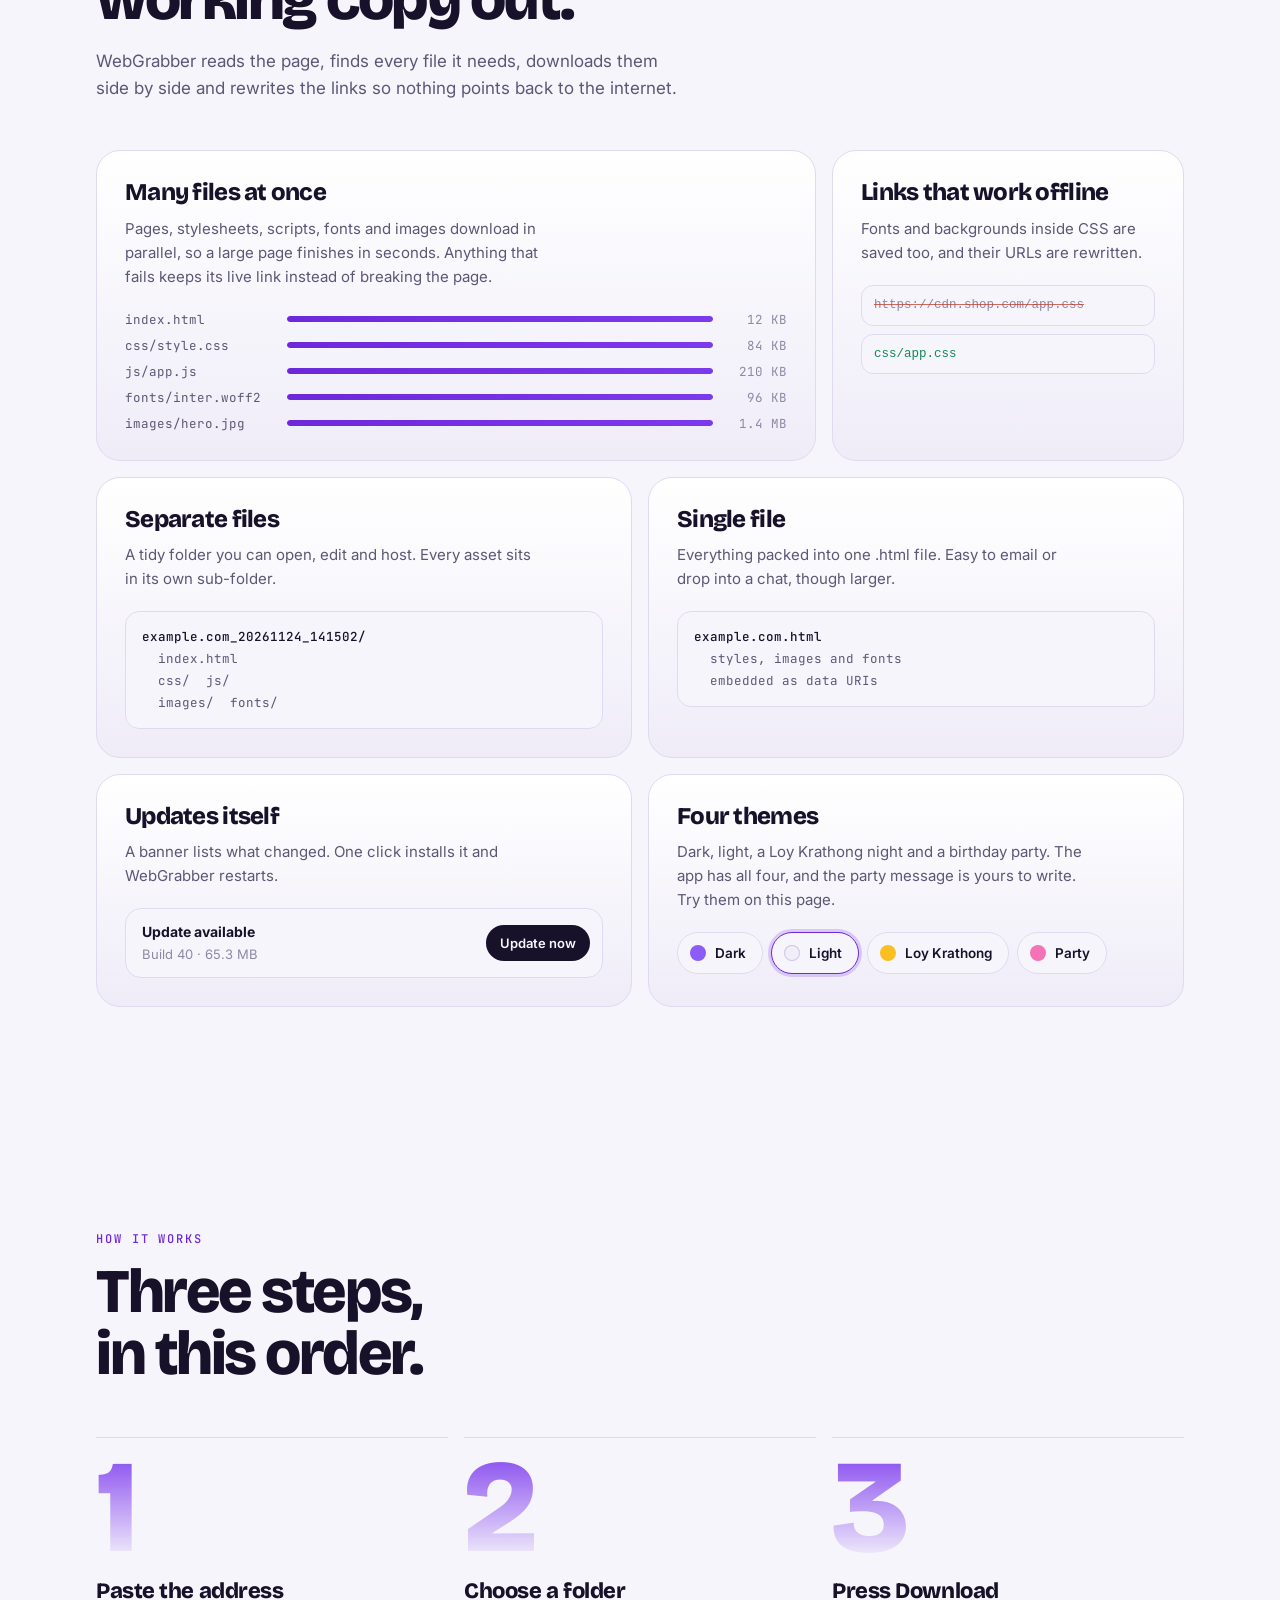
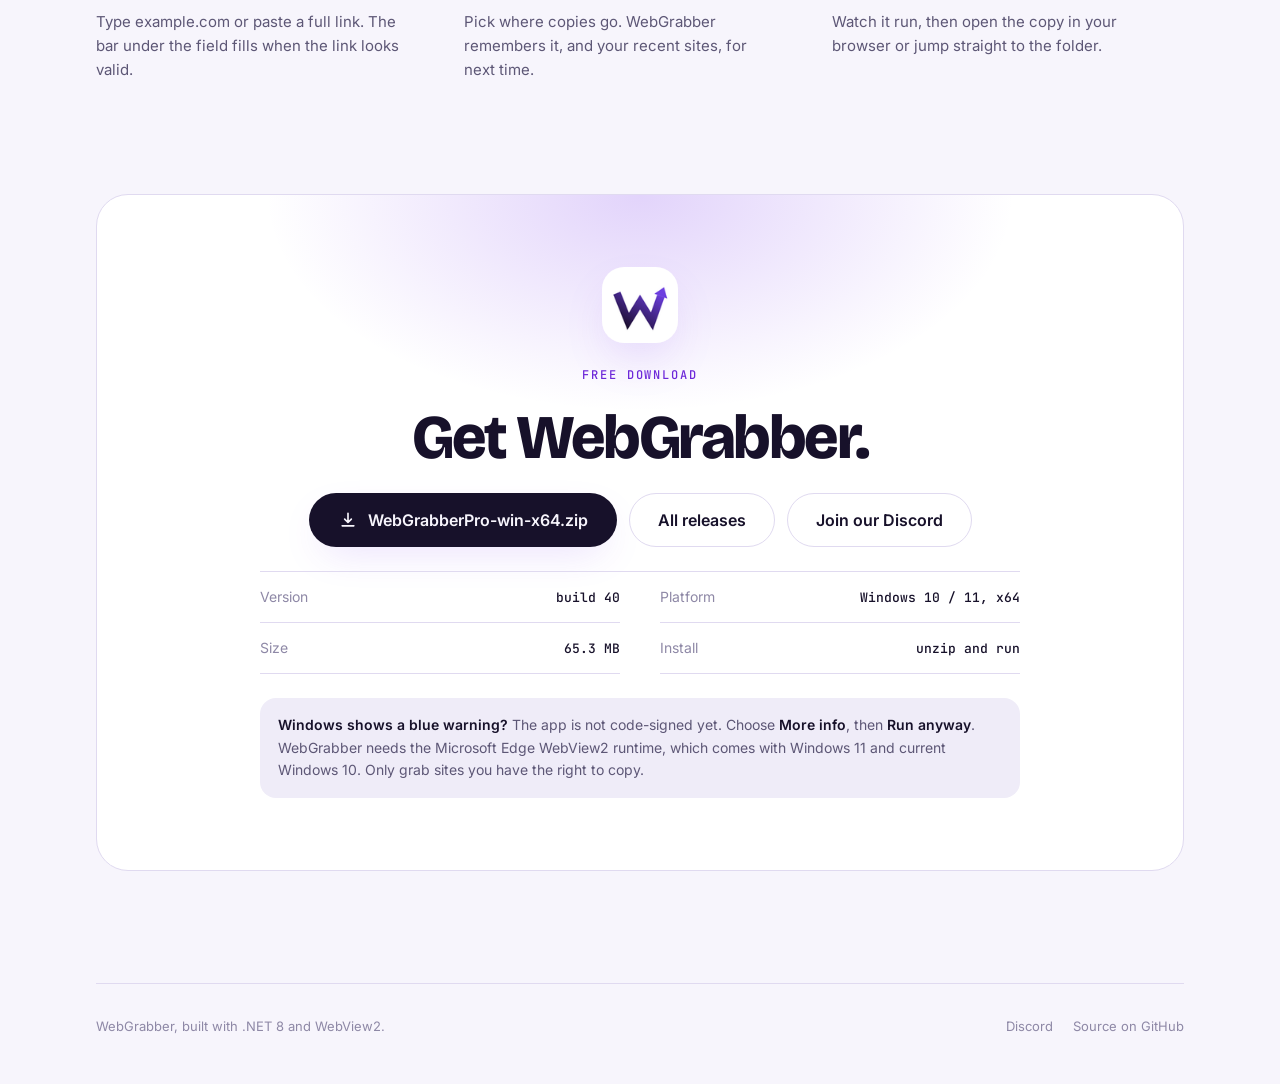
<file: docs/WebGrabber (1).html>
<!doctype html><html><head><meta charset=utf8><meta name=viewport content="width=device-width,initial-scale=1,viewport-fit=cover"><style>:root{color-scheme:light;box-sizing:border-box;padding-top:env(safe-area-inset-top,0px);padding-bottom:env(safe-area-inset-bottom,0px)}html{scroll-padding-top:env(safe-area-inset-top,0px)}body{margin:0;padding:0;font:14px -apple-system,BlinkMacSystemFont,sans-serif;background:#fff;color:#000}img{max-width:100%}[hidden]:not([hidden=until-found i]){display:none!important}</style></head><body>
<title>WebGrabber</title>
<meta name="claude:viewport-fit-sides" content="cover">
<link rel="preconnect" href="https://fonts.googleapis.com">
<link rel="preconnect" href="https://fonts.gstatic.com" crossorigin>
<link rel="stylesheet" href="https://fonts.googleapis.com/css2?family=Bricolage+Grotesque:opsz,wght@12..96,600;12..96,800&family=Inter:wght@400;500;600&family=JetBrains+Mono:wght@400;500&display=swap">
<style>
/* Layout: dark-first, one violet light source (the W logo's glow) behind the hero; a live mock of the app in the first screen; a bento of real features; three true steps; one download panel. */
:root {
  --bg: #0c0a12;
  --bg-2: #120f1b;
  --panel: #15121f;
  --panel-2: #1d1a2b;
  --line: #2a2540;
  --fg: #f3f0fa;
  --muted: #a8a3bd;
  --faint: #756f8d;
  --accent: #8b5cf6;
  --accent-2: #c4b5fd;
  --glow: rgba(139, 92, 246, .38);
  --btn-bg: #f3f0fa;
  --btn-fg: #0c0a12;
  --ok: #6ee7a8;
  --bad: #f87171;
  --display: "Bricolage Grotesque", "Inter", "Segoe UI", system-ui, sans-serif;
  --font: "Inter", "Segoe UI Variable", "Segoe UI", system-ui, sans-serif;
  --mono: "JetBrains Mono", ui-monospace, Consolas, monospace;
  color-scheme: dark;
}
@media (prefers-color-scheme: light) {
  :root:not([data-theme="dark"]) {
    --bg: #f7f5fc; --bg-2: #efecf8; --panel: #ffffff; --panel-2: #f1eefa; --line: #e0daf0;
    --fg: #17112a; --muted: #5d5776; --faint: #8e88a6;
    --accent: #6d28d9; --accent-2: #7c3aed; --glow: rgba(124, 58, 237, .22);
    --btn-bg: #17112a; --btn-fg: #f7f5fc; --ok: #138a52; --bad: #c0301f;
    color-scheme: light;
  }
}
:root[data-theme="light"] {
  --bg: #f7f5fc; --bg-2: #efecf8; --panel: #ffffff; --panel-2: #f1eefa; --line: #e0daf0;
  --fg: #17112a; --muted: #5d5776; --faint: #8e88a6;
  --accent: #6d28d9; --accent-2: #7c3aed; --glow: rgba(124, 58, 237, .22);
  --btn-bg: #17112a; --btn-fg: #f7f5fc; --ok: #138a52; --bad: #c0301f;
  color-scheme: light;
}
* { box-sizing: border-box; }
html { scroll-behavior: smooth; }
body { background: var(--bg); color: var(--fg); font: 400 16px/1.6 var(--font); -webkit-font-smoothing: antialiased; overflow-x: hidden; }
a { color: inherit; }
:focus-visible { outline: 2px solid var(--accent-2); outline-offset: 3px; border-radius: 8px; }
.wrap { width: 100%; max-width: 1120px; margin-inline: auto; padding-inline: max(16px, env(safe-area-inset-left, 0px)) max(16px, env(safe-area-inset-right, 0px)); }
.wrap > * { min-width: 0; }
.eyebrow { font: 500 12px var(--mono); letter-spacing: .16em; text-transform: uppercase; color: var(--accent-2); }
:root[data-theme="light"] .eyebrow, :root:not([data-theme="dark"]) .eyebrow { color: var(--accent); }
@media (prefers-color-scheme: dark) { :root:not([data-theme="light"]) .eyebrow { color: var(--accent-2); } }
:root[data-theme="dark"] .eyebrow { color: var(--accent-2); }

/* top bar */
body::before { content: ""; position: fixed; inset: 0 0 auto; height: env(safe-area-inset-top, 0px); z-index: 30; background: var(--bg); }
.topbar { position: sticky; top: env(safe-area-inset-top, 0px); z-index: 20; background: var(--bg); }
@supports (background: color-mix(in srgb, red 50%, transparent)) { .topbar { background: color-mix(in srgb, var(--bg) 62%, transparent); -webkit-backdrop-filter: blur(16px) saturate(1.5); backdrop-filter: blur(16px) saturate(1.5); } }
nav { display: grid; grid-template-columns: 1fr auto 1fr; align-items: center; gap: 16px; padding-block: 14px; }
.brand { display: inline-flex; align-items: center; gap: 10px; font: 800 18px var(--display); letter-spacing: -.02em; text-decoration: none; justify-self: start; }
.brand img, .logo-img { width: 30px; height: 30px; border-radius: 9px; }
.logo-main, .logo-light { display: block; }
.logo-light { display: none; }
:root[data-theme="light"] .logo-main { display: none; }
:root[data-theme="light"] .logo-light { display: block; }
@media (prefers-color-scheme: light) { :root:not([data-theme="dark"]) .logo-main { display: none; } :root:not([data-theme="dark"]) .logo-light { display: block; } }
.nav-links { grid-column: 2; display: flex; align-items: center; gap: 26px; padding: 5px 5px 5px 26px; border-radius: 999px; background: var(--panel); border: 1px solid var(--line); font-size: 14px; font-weight: 500; }
@supports (background: color-mix(in srgb, red 50%, transparent)) { .nav-links { background: color-mix(in srgb, var(--panel) 70%, transparent); } }
.nav-links a { text-decoration: none; color: var(--muted); transition: color .15s; }
.nav-links a:hover { color: var(--fg); }
.nav-links a.dl-link { background: var(--btn-bg); color: var(--btn-fg); font-weight: 600; padding: 9px 20px; border-radius: 999px; }
.nav-links a.dl-link:hover { color: var(--btn-fg); }
@media (max-width: 640px) { nav { grid-template-columns: 1fr auto; } .nav-links { gap: 18px; padding-left: 20px; } }
@media (max-width: 600px) { .win-body { height: 540px; } }
@media (max-width: 440px) { .nav-links .hide-sm, .brand span { display: none; } .nav-links { padding-left: 5px; } }

/* buttons */
.btn { display: inline-flex; align-items: center; justify-content: center; gap: 10px; height: 54px; padding: 0 28px; border-radius: 999px; font: 600 16px var(--font); text-decoration: none; border: 1px solid transparent; transition: transform .18s, box-shadow .18s, background .18s; }
.btn svg { width: 20px; height: 20px; }
.btn-main { background: var(--btn-bg); color: var(--btn-fg); box-shadow: 0 14px 40px -14px var(--glow); }
.btn-main:hover { transform: translateY(-2px); box-shadow: 0 20px 48px -12px var(--glow); }
.btn-ghost { border-color: var(--line); color: var(--fg); background: var(--panel); }
.btn-ghost:hover { border-color: var(--accent); }

/* hero */
.hero { position: relative; margin-top: -68px; padding-top: calc(68px + clamp(48px, 9vw, 112px)); padding-bottom: clamp(40px, 6vw, 80px); overflow: hidden; isolation: isolate; text-align: center; }
.aurora { position: absolute; inset: 0; z-index: -1; pointer-events: none;
  background:
    radial-gradient(620px 360px at 50% 0%, var(--glow), transparent 70%),
    radial-gradient(420px 300px at 12% 30%, rgba(99, 102, 241, .16), transparent 70%),
    radial-gradient(460px 320px at 90% 38%, rgba(217, 70, 239, .13), transparent 70%); }
.hero h1 { margin: 20px auto 0; max-width: 11ch; font: 800 clamp(48px, 10.5vw, 118px)/.94 var(--display); letter-spacing: -.045em; text-wrap: balance; }
.hero h1 em { font-style: normal; background: linear-gradient(100deg, var(--accent-2), var(--accent) 55%, #e879f9); -webkit-background-clip: text; background-clip: text; color: transparent; }
.lede { margin: 26px auto 0; max-width: 54ch; font-size: clamp(17px, 2.2vw, 20px); color: var(--muted); }
.cta { margin-top: 34px; display: flex; flex-wrap: wrap; gap: 12px; align-items: center; justify-content: center; }
.meta { margin-top: 20px; display: flex; flex-wrap: wrap; gap: 6px 20px; justify-content: center; font: 400 13px var(--mono); color: var(--faint); }
.meta span::before { content: ""; display: inline-block; width: 6px; height: 6px; border-radius: 50%; background: var(--ok); margin-right: 8px; vertical-align: 1px; }

/* app mock */
.stage { position: relative; margin: clamp(44px, 7vw, 76px) auto 0; max-width: 860px; text-align: left; }
.stage::before { content: ""; position: absolute; inset: 8% 6% -6%; background: var(--glow); filter: blur(70px); border-radius: 50%; z-index: -1; }
.win { border: 1px solid var(--line); border-radius: 20px; background: var(--bg); overflow: hidden; box-shadow: 0 40px 90px -30px rgba(0,0,0,.65), 0 0 0 1px rgba(255,255,255,.02) inset; }
.win-bar { display: flex; align-items: center; justify-content: space-between; padding: 11px 16px; border-bottom: 1px solid var(--line); font-size: 13px; font-weight: 500; }
.win-bar b { display: inline-flex; gap: 9px; align-items: center; font-weight: 600; }
.win-bar img { width: 20px; height: 20px; border-radius: 6px; }
.win-bar .dots { display: flex; gap: 14px; color: var(--faint); font-size: 12px; }
.win-body { position: relative; height: 500px; padding: clamp(18px, 4vw, 40px); }
.view { position: absolute; inset: 0; padding: inherit; display: grid; align-content: start; gap: 12px; opacity: 0; transform: translateY(8px); pointer-events: none; transition: opacity .35s, transform .35s; }
.win[data-view="home"] .v-home, .win[data-view="run"] .v-run, .win[data-view="done"] .v-done { opacity: 1; transform: none; }
.view h3 { margin: 0; font: 800 clamp(26px, 4.6vw, 42px)/1.05 var(--display); letter-spacing: -.035em; }
.view .sub { margin: 0 0 6px; color: var(--muted); font-size: 14px; }
.card { background: var(--panel); border: 1px solid var(--line); border-radius: 16px; padding: 18px; }
.card-head { display: flex; flex-wrap: wrap; gap: 12px; align-items: center; justify-content: space-between; }
.tile { width: 38px; height: 38px; border-radius: 11px; background: var(--panel-2); display: grid; place-items: center; flex: none; color: var(--accent-2); }
.tile svg { width: 19px; height: 19px; }
.seg { display: inline-flex; background: var(--bg-2); border-radius: 999px; padding: 3px; font-size: 12.5px; }
.seg span { padding: 6px 12px; border-radius: 999px; color: var(--muted); white-space: nowrap; }
.seg .on { background: var(--btn-bg); color: var(--btn-fg); font-weight: 600; }
.url { margin-top: 16px; font: 600 clamp(24px, 5vw, 38px)/1.2 var(--font); letter-spacing: -.03em; overflow-wrap: anywhere; min-height: 1.2em; }
.url i { display: inline-block; width: 2px; height: .9em; background: var(--accent-2); vertical-align: -.1em; margin-left: 3px; animation: blink 1.1s steps(1) infinite; }
@keyframes blink { 50% { opacity: 0; } }
.track { margin-top: 12px; height: 5px; border-radius: 5px; background: var(--line); overflow: hidden; }
.track b { display: block; height: 100%; width: 100%; background: linear-gradient(90deg, var(--accent), var(--accent-2)); transition: width .5s; }
.fake-btn { justify-self: start; display: inline-flex; gap: 8px; align-items: center; height: 46px; padding: 0 22px; border-radius: 999px; background: var(--btn-bg); color: var(--btn-fg); font-weight: 600; font-size: 15px; transition: transform .15s; }
.fake-btn.press { transform: scale(.95); }
.save { display: flex; gap: 12px; align-items: center; }
.save small { display: block; font-size: 12.5px; color: var(--faint); }
.save span { font-size: 14px; overflow-wrap: anywhere; }
.pct { font: 800 clamp(64px, 14vw, 120px)/.9 var(--display); letter-spacing: -.05em; font-variant-numeric: tabular-nums; }
.pct small { font-size: .4em; color: var(--muted); margin-left: 4px; }
.bar { height: 10px; border-radius: 10px; background: var(--line); overflow: hidden; }
.bar b { display: block; height: 100%; width: 0; background: linear-gradient(90deg, var(--accent), var(--accent-2)); box-shadow: 0 0 18px var(--glow); border-radius: 10px; }
.log { list-style: none; margin: 4px 0 0; padding: 0; font: 400 13px/1.9 var(--mono); color: var(--muted); }
.log li::before { content: ""; display: inline-block; width: 6px; height: 6px; border-radius: 50%; background: var(--ok); margin-right: 10px; }
.log li:last-child { color: var(--fg); }
.big-ok { font: 800 clamp(48px, 10vw, 88px)/1 var(--display); letter-spacing: -.045em; }
.chips { position: absolute; inset: 0; pointer-events: none; }
.chip { position: absolute; display: inline-flex; align-items: center; gap: 8px; padding: 8px 14px; border-radius: 999px; background: var(--panel); border: 1px solid var(--line); font: 500 12.5px var(--mono); color: var(--muted); box-shadow: 0 16px 36px -18px rgba(0,0,0,.6); animation: float 6s ease-in-out infinite; }
.chip::before { content: ""; width: 7px; height: 7px; border-radius: 50%; background: var(--ok); }
.chip.c1 { left: -96px; top: 24%; }
.chip.c2 { right: -150px; top: 46%; animation-delay: -2s; }
.chip.c3 { left: -70px; bottom: 12%; animation-delay: -4s; }
@keyframes float { 50% { transform: translateY(-9px); } }
@media (max-width: 1200px) { .chips { display: none; } }

/* sections */
section { padding-block: clamp(56px, 9vw, 112px); }
h2 { margin: 14px 0 0; font: 800 clamp(34px, 6vw, 62px)/1 var(--display); letter-spacing: -.04em; text-wrap: balance; max-width: 16ch; }
.sub-lg { margin: 18px 0 0; max-width: 54ch; color: var(--muted); font-size: 17px; }

/* bento */
.bento { margin-top: 48px; display: grid; grid-template-columns: repeat(6, 1fr); gap: 16px; }
.b { position: relative; overflow: hidden; border: 1px solid var(--line); border-radius: 24px; background: linear-gradient(180deg, var(--panel), var(--bg-2)); padding: 28px; display: grid; gap: 10px; align-content: start; transition: border-color .2s, transform .2s; }
.b:hover { border-color: color-mix(in srgb, var(--accent) 55%, var(--line)); }
.b h3 { margin: 0; font: 800 24px/1.15 var(--display); letter-spacing: -.03em; }
.b p { margin: 0; color: var(--muted); font-size: 15px; max-width: 46ch; }
.s4 { grid-column: span 4; } .s2 { grid-column: span 2; } .s3 { grid-column: span 3; }
@media (max-width: 900px) { .s4, .s2, .s3 { grid-column: span 6; } }
@media (min-width: 560px) and (max-width: 900px) { .s2 { grid-column: span 3; } }
.files { margin-top: 12px; display: grid; gap: 9px; font: 400 12.5px var(--mono); color: var(--muted); }
.files div { display: grid; grid-template-columns: minmax(80px, 150px) 1fr 62px; gap: 12px; align-items: center; }
.files i { height: 6px; border-radius: 6px; background: var(--line); overflow: hidden; display: block; }
.files i::after { content: ""; display: block; height: 100%; width: var(--w); background: linear-gradient(90deg, var(--accent), var(--accent-2)); border-radius: 6px; animation: grow 2.6s ease-in-out infinite alternate; }
.files div:nth-child(2) i::after { animation-delay: -.6s; } .files div:nth-child(3) i::after { animation-delay: -1.2s; } .files div:nth-child(4) i::after { animation-delay: -1.8s; } .files div:nth-child(5) i::after { animation-delay: -2.4s; }
@keyframes grow { from { transform: scaleX(.35); transform-origin: left; } to { transform: scaleX(1); transform-origin: left; } }
.files em { white-space: nowrap; font-style: normal; text-align: right; color: var(--faint); }
.rewrite { margin-top: 10px; display: grid; gap: 8px; font: 400 12.5px/1.5 var(--mono); }
.rewrite code { display: block; padding: 10px 12px; border-radius: 12px; background: var(--bg); border: 1px solid var(--line); overflow-wrap: anywhere; }
.rewrite .old { color: var(--faint); text-decoration: line-through; text-decoration-color: color-mix(in srgb, var(--bad) 70%, transparent); }
.rewrite .new { color: var(--ok); }
pre { margin: 10px 0 0; padding: 14px 16px; border-radius: 14px; background: var(--bg); border: 1px solid var(--line); font: 400 12.5px/1.75 var(--mono); color: var(--muted); overflow-x: auto; }
pre b { color: var(--fg); font-weight: 500; }
.banner { margin-top: 10px; display: flex; align-items: center; gap: 12px; justify-content: space-between; padding: 12px 12px 12px 16px; border: 1px solid var(--line); border-radius: 16px; background: var(--bg); font-size: 13px; flex-wrap: wrap; }
.banner b { display: block; font-size: 14px; }
.banner span { color: var(--faint); }
.banner u { text-decoration: none; background: var(--btn-bg); color: var(--btn-fg); font-weight: 600; padding: 8px 14px; border-radius: 999px; }
.toggle { margin-top: 10px; justify-self: start; display: inline-flex; align-items: center; gap: 10px; height: 46px; padding: 0 20px 0 8px; border-radius: 999px; border: 1px solid var(--line); background: var(--bg); color: var(--fg); font: 600 14px var(--font); cursor: pointer; }
.toggle span { width: 32px; height: 32px; border-radius: 50%; background: linear-gradient(135deg, var(--accent), var(--accent-2)); display: grid; place-items: center; }
.toggle svg { width: 16px; height: 16px; color: #fff; }
.toggle:hover { border-color: var(--accent); }

/* steps */
.steps { margin: 52px 0 0; padding: 0; list-style: none; display: grid; grid-template-columns: repeat(auto-fit, minmax(250px, 1fr)); gap: 16px; counter-reset: s; }
.steps li { counter-increment: s; padding: 4px 0 0; border-top: 1px solid var(--line); position: relative; }
.steps li::before { content: counter(s); display: block; font: 800 clamp(84px, 11vw, 132px)/1 var(--display); letter-spacing: -.06em; background: linear-gradient(180deg, var(--accent-2), transparent 92%); -webkit-background-clip: text; background-clip: text; color: transparent; margin-bottom: 4px; }
.steps h3 { margin: 0 0 6px; font: 800 22px var(--display); letter-spacing: -.02em; }
.steps p { margin: 0; color: var(--muted); font-size: 15px; max-width: 34ch; }

/* download */
.dl { position: relative; overflow: hidden; isolation: isolate; border: 1px solid var(--line); border-radius: 32px; background: var(--panel); padding: clamp(28px, 6vw, 72px); display: grid; gap: 24px; justify-items: center; text-align: center; }
.dl::before { content: ""; position: absolute; inset: 0; z-index: -1; background: radial-gradient(520px 300px at 50% 0%, var(--glow), transparent 72%); }
.dl .logo-img { width: 76px; height: 76px; border-radius: 22px; box-shadow: 0 20px 50px -14px var(--glow); }
.dl h2 { max-width: 12ch; margin-top: 0; }
.dl .cta { margin-top: 0; }
.kv { width: 100%; max-width: 760px; display: grid; grid-template-columns: repeat(auto-fit, minmax(min(100%, 300px), 1fr)); column-gap: 40px; border-top: 1px solid var(--line); text-align: left; }
.kv div { padding: 14px 0; border-bottom: 1px solid var(--line); display: flex; justify-content: space-between; align-items: baseline; gap: 12px; font-size: 14px; }
.kv span { color: var(--faint); }
.kv b { font: 500 13px var(--mono); text-align: right; }
.note { max-width: 760px; padding: 16px 18px; border-radius: 16px; background: var(--bg-2); color: var(--muted); font-size: 14px; text-align: left; }
.note strong { color: var(--fg); font-weight: 600; }

footer { border-top: 1px solid var(--line); padding-block: 32px 48px; display: flex; flex-wrap: wrap; gap: 12px 24px; justify-content: space-between; align-items: center; color: var(--faint); font-size: 13px; }
footer a { text-decoration: none; }
footer a:hover { color: var(--fg); }


/* ---- festive themes ---- */
:root[data-theme="loy"] {
  --bg: #070b1f; --bg-2: #0b1230; --panel: #0e1533; --panel-2: #16204a; --line: #222d5c;
  --fg: #fff7e6; --muted: #b6bbd8; --faint: #7b83ae;
  --accent: #fbbf24; --accent-2: #fde68a; --glow: rgba(251, 191, 36, .34);
  --btn-bg: #fff7e6; --btn-fg: #2a1a00; --ok: #6ee7a8; --bad: #f87171;
  color-scheme: dark;
}
:root[data-theme="party"] {
  --bg: #12091f; --bg-2: #190d2b; --panel: #1b1030; --panel-2: #26173f; --line: #33224f;
  --fg: #fff3fb; --muted: #c6b6dc; --faint: #8d7aa3;
  --accent: #f472b6; --accent-2: color-mix(in srgb, var(--accent) 52%, #ffffff); --glow: color-mix(in srgb, var(--accent) 40%, transparent);
  --btn-bg: #fff3fb; --btn-fg: #24102f; --ok: #6ee7a8; --bad: #f87171;
  color-scheme: dark;
}
:root[data-theme="loy"] .logo-main, :root[data-theme="party"] .logo-main { display: block; }
:root[data-theme="loy"] .logo-light, :root[data-theme="party"] .logo-light { display: none; }
:root[data-theme="loy"] .eyebrow, :root[data-theme="party"] .eyebrow { color: var(--accent-2); }
:root[data-theme="loy"] .aurora { background: radial-gradient(520px 360px at 86% 14%, rgba(255, 244, 205, .22), transparent 70%), radial-gradient(760px 380px at 50% 100%, rgba(251, 146, 60, .22), transparent 70%), radial-gradient(520px 300px at 50% 0%, var(--glow), transparent 70%); }
:root[data-theme="party"] .aurora { background: radial-gradient(640px 360px at 50% 0%, var(--glow), transparent 70%), radial-gradient(520px 300px at 10% 60%, rgba(56, 189, 248, .14), transparent 70%), radial-gradient(520px 300px at 92% 50%, rgba(251, 191, 36, .12), transparent 70%); }
:root[data-theme="loy"] .hero h1 em { background: linear-gradient(100deg, #fde68a, #fbbf24 45%, #f472b6); -webkit-background-clip: text; background-clip: text; }
:root[data-theme="party"] .hero h1 em { background: linear-gradient(100deg, var(--accent-2), var(--accent) 50%, #fbbf24); -webkit-background-clip: text; background-clip: text; }

.fest { display: none; position: absolute; inset: 0; z-index: -1; pointer-events: none; overflow: hidden; }
:root[data-theme="loy"] .fest.loy, :root[data-theme="party"] .fest.party { display: block; }
.s-moon { position: absolute; right: 8%; top: 96px; width: 84px; height: 84px; border-radius: 50%; background: radial-gradient(circle at 38% 36%, #fffdf2, #fde9a8 70%, #f6d77a); box-shadow: 0 0 60px 18px rgba(253, 230, 138, .28), 0 0 160px 50px rgba(253, 230, 138, .12); opacity: .92; }
.s-lanterns i { position: absolute; bottom: -40px; width: 14px; height: 18px; border-radius: 5px 5px 7px 7px; background: linear-gradient(180deg, #fde68a, #fb923c); box-shadow: 0 0 18px 6px rgba(251, 146, 60, .5); opacity: 0; animation: s-lantern 18s linear infinite; }
.s-lanterns i:nth-child(1) { left: 6%; animation-delay: 0s; } .s-lanterns i:nth-child(2) { left: 19%; animation-delay: -6s; animation-duration: 15s; width: 10px; height: 13px; }
.s-lanterns i:nth-child(3) { left: 33%; animation-delay: -11s; animation-duration: 21s; } .s-lanterns i:nth-child(4) { left: 49%; animation-delay: -3s; animation-duration: 17s; width: 11px; height: 14px; }
.s-lanterns i:nth-child(5) { left: 64%; animation-delay: -9s; animation-duration: 19s; } .s-lanterns i:nth-child(6) { left: 78%; animation-delay: -14s; animation-duration: 16s; width: 10px; height: 13px; }
.s-lanterns i:nth-child(7) { left: 93%; animation-delay: -5s; animation-duration: 22s; }
@keyframes s-lantern { 0% { transform: translate(0, 0); opacity: 0; } 10% { opacity: .9; } 80% { opacity: .8; } 100% { transform: translate(24px, -105vh); opacity: 0; } }
.s-kr { position: absolute; filter: drop-shadow(0 0 14px rgba(251, 191, 36, .35)); animation: s-bob 5s ease-in-out infinite; }
.s-kr.a { left: 6%; bottom: 14px; width: 74px; height: 69px; } .s-kr.b { left: 34%; bottom: 6px; width: 54px; height: 50px; animation-delay: -1.6s; }
.s-kr.c { left: 64%; bottom: 18px; width: 84px; height: 78px; animation-delay: -3.1s; } .s-kr.d { left: 88%; bottom: 8px; width: 52px; height: 48px; animation-delay: -2.2s; }
@keyframes s-bob { 0%, 100% { transform: translate(0, 0) rotate(-2deg); } 50% { transform: translate(14px, -5px) rotate(2deg); } }
.s-wave { position: absolute; left: 0; bottom: 0; width: 200%; height: 52px; animation: s-flow 14s linear infinite; }
.s-wave.w1 path { fill: rgba(20, 38, 96, .78); } .s-wave.w2 path { fill: rgba(12, 24, 66, .9); }
.s-wave.w2 { height: 38px; animation-duration: 9s; animation-direction: reverse; }
@keyframes s-flow { to { transform: translateX(-50%); } }

.s-bunting { position: absolute; top: 62px; left: 0; width: 100%; height: 64px; }
.s-bunting .str { fill: none; stroke: var(--line); stroke-width: 1.6; }
.s-bunting .p0 { fill: var(--accent); } .s-bunting .p1 { fill: #fbbf24; } .s-bunting .p2 { fill: #38bdf8; } .s-bunting .p3 { fill: #a78bfa; } .s-bunting .p4 { fill: #34d399; }
.s-balloons i { position: absolute; bottom: -90px; width: 38px; height: 48px; border-radius: 50% 50% 46% 46%; background: radial-gradient(circle at 34% 28%, rgba(255, 255, 255, .55), transparent 34%), var(--b, #f472b6); opacity: 0; animation: s-balloon 18s linear infinite; }
.s-balloons i::before { content: ""; position: absolute; left: 50%; bottom: -5px; width: 8px; height: 7px; margin-left: -4px; background: var(--b, #f472b6); clip-path: polygon(50% 0, 100% 100%, 0 100%); }
.s-balloons i::after { content: ""; position: absolute; left: 50%; top: 100%; width: 1px; height: 46px; margin-top: 2px; background: rgba(255, 255, 255, .35); }
.s-balloons i:nth-child(1) { left: 5%; --b: var(--accent); } .s-balloons i:nth-child(2) { left: 16%; --b: #fbbf24; animation-delay: -5s; animation-duration: 21s; width: 30px; height: 38px; }
.s-balloons i:nth-child(3) { left: 30%; --b: #38bdf8; animation-delay: -10s; animation-duration: 19s; } .s-balloons i:nth-child(4) { left: 52%; --b: #a78bfa; animation-delay: -2s; animation-duration: 23s; width: 32px; height: 40px; }
.s-balloons i:nth-child(5) { left: 68%; --b: #34d399; animation-delay: -13s; animation-duration: 20s; } .s-balloons i:nth-child(6) { left: 82%; --b: var(--accent); animation-delay: -7s; animation-duration: 22s; width: 30px; height: 38px; }
.s-balloons i:nth-child(7) { left: 94%; --b: #fb923c; animation-delay: -15s; animation-duration: 19s; }
@keyframes s-balloon { 0% { transform: translate(0, 0) rotate(-3deg); opacity: 0; } 8% { opacity: .9; } 50% { transform: translate(18px, -55vh) rotate(3deg); } 90% { opacity: .85; } 100% { transform: translate(-6px, -112vh) rotate(-3deg); opacity: 0; } }

.picks { margin-top: 10px; display: flex; flex-wrap: wrap; gap: 8px; }
.pick { display: inline-flex; align-items: center; gap: 9px; height: 42px; padding: 0 16px 0 12px; border-radius: 999px; border: 1px solid var(--line); background: var(--bg); color: var(--fg); font: 600 13.5px var(--font); cursor: pointer; transition: border-color .15s; }
.pick i { width: 16px; height: 16px; border-radius: 50%; display: block; }
.pick:hover { border-color: var(--accent); }
.pick.on { border-color: var(--accent); box-shadow: 0 0 0 3px var(--glow); }
@media (prefers-reduced-motion: reduce) { .s-lanterns i, .s-kr, .s-wave, .s-balloons i { animation: none; } }
@media (prefers-reduced-motion: reduce) { html { scroll-behavior: auto; } .url i, .chip, .files i::after { animation: none; } .btn, .view, .track b { transition: none; } }
</style>

<svg width="0" height="0" style="position:absolute" aria-hidden="true"><defs><symbol id="krathong" viewBox="0 0 64 60">
<ellipse cx="32" cy="50" rx="29" ry="8" fill="#15803d"/><ellipse cx="32" cy="47" rx="24" ry="6.5" fill="#22c55e"/>
<g fill="#f9a8d4"><ellipse cx="14" cy="38" rx="6" ry="11" transform="rotate(-48 14 38)"/><ellipse cx="50" cy="38" rx="6" ry="11" transform="rotate(48 50 38)"/></g>
<g fill="#f472b6"><ellipse cx="21" cy="34" rx="6" ry="12" transform="rotate(-24 21 34)"/><ellipse cx="43" cy="34" rx="6" ry="12" transform="rotate(24 43 34)"/></g>
<ellipse cx="32" cy="34" rx="6.5" ry="13" fill="#fbcfe8"/><g fill="#fb923c"><circle cx="19" cy="47" r="3"/><circle cx="45" cy="47" r="3"/><circle cx="32" cy="50" r="3"/></g>
<rect x="29.5" y="20" width="5" height="17" rx="1.4" fill="#fff7e6"/>
<path d="M32 8c3.4 4 4.4 7 2.4 10.2-1.1 1.5-3.7 1.5-4.8 0C27.6 15 28.6 12 32 8z" fill="#fbbf24"/><path d="M32 12c1.5 2 2 3.4 1 5-.5.7-1.5.7-2 0-1-1.6-.5-3 1-5z" fill="#fff7e6"/>
</symbol></defs></svg>
<div class="topbar"><div class="wrap">
  <nav>
    <a class="brand" href="#top" aria-label="WebGrabber home">
      <img class="logo-main" src="[data-uri]" alt="" width="30" height="30"><img class="logo-light" src="[data-uri]" alt="" width="30" height="30">
      <span>WebGrabber</span>
    </a>
    <div class="nav-links">
      <a class="hide-sm" href="#features">Features</a>
      <a class="hide-sm" href="#steps">How it works</a>
      <a href="https://discord.com/invite/cwxeXehAFX">Discord</a>
      <a class="dl-link" href="https://github.com/b62082826-gif/Web-Cloner/releases/latest/download/WebGrabberPro-win-x64.zip">Download</a>
    </div>
  </nav>
</div></div>

<header class="hero" id="top">
  <div class="aurora" aria-hidden="true"></div>
  <div class="fest loy" aria-hidden="true">
    <div class="s-moon"></div>
    <div class="s-lanterns"><i></i><i></i><i></i><i></i><i></i><i></i><i></i></div>
    <svg class="s-kr a"><use href="#krathong"/></svg><svg class="s-kr b"><use href="#krathong"/></svg><svg class="s-kr c"><use href="#krathong"/></svg><svg class="s-kr d"><use href="#krathong"/></svg>
    <svg class="s-wave w1" viewBox="0 0 2400 60" preserveAspectRatio="none"><path d="M0 26 Q 75 10 150 26 T 300 26 T 450 26 T 600 26 T 750 26 T 900 26 T 1050 26 T 1200 26 T 1350 26 T 1500 26 T 1650 26 T 1800 26 T 1950 26 T 2100 26 T 2250 26 T 2400 26 V60 H0 Z"/></svg>
    <svg class="s-wave w2" viewBox="0 0 2400 60" preserveAspectRatio="none"><path d="M0 34 Q 75 22 150 34 T 300 34 T 450 34 T 600 34 T 750 34 T 900 34 T 1050 34 T 1200 34 T 1350 34 T 1500 34 T 1650 34 T 1800 34 T 1950 34 T 2100 34 T 2250 34 T 2400 34 V60 H0 Z"/></svg>
  </div>
  <div class="fest party" aria-hidden="true">
    <svg class="s-bunting" viewBox="0 0 1200 64" preserveAspectRatio="xMidYMin slice"><path class="str" d="M0 6Q150 46 300 6 M300 6Q450 46 600 6 M600 6Q750 46 900 6 M900 6Q1050 46 1200 6"/><path class="p0" d="M19 13L41 13L30 39Z"/><path class="p1" d="M49 19L71 19L60 45Z"/><path class="p2" d="M79 23L101 23L90 49Z"/><path class="p3" d="M109 25L131 25L120 51Z"/><path class="p4" d="M139 26L161 26L150 52Z"/><path class="p0" d="M169 25L191 25L180 51Z"/><path class="p1" d="M199 23L221 23L210 49Z"/><path class="p2" d="M229 19L251 19L240 45Z"/><path class="p3" d="M259 13L281 13L270 39Z"/><path class="p4" d="M319 13L341 13L330 39Z"/><path class="p0" d="M349 19L371 19L360 45Z"/><path class="p1" d="M379 23L401 23L390 49Z"/><path class="p2" d="M409 25L431 25L420 51Z"/><path class="p3" d="M439 26L461 26L450 52Z"/><path class="p4" d="M469 25L491 25L480 51Z"/><path class="p0" d="M499 23L521 23L510 49Z"/><path class="p1" d="M529 19L551 19L540 45Z"/><path class="p2" d="M559 13L581 13L570 39Z"/><path class="p3" d="M619 13L641 13L630 39Z"/><path class="p4" d="M649 19L671 19L660 45Z"/><path class="p0" d="M679 23L701 23L690 49Z"/><path class="p1" d="M709 25L731 25L720 51Z"/><path class="p2" d="M739 26L761 26L750 52Z"/><path class="p3" d="M769 25L791 25L780 51Z"/><path class="p4" d="M799 23L821 23L810 49Z"/><path class="p0" d="M829 19L851 19L840 45Z"/><path class="p1" d="M859 13L881 13L870 39Z"/><path class="p2" d="M919 13L941 13L930 39Z"/><path class="p3" d="M949 19L971 19L960 45Z"/><path class="p4" d="M979 23L1001 23L990 49Z"/><path class="p0" d="M1009 25L1031 25L1020 51Z"/><path class="p1" d="M1039 26L1061 26L1050 52Z"/><path class="p2" d="M1069 25L1091 25L1080 51Z"/><path class="p3" d="M1099 23L1121 23L1110 49Z"/><path class="p4" d="M1129 19L1151 19L1140 45Z"/><path class="p0" d="M1159 13L1181 13L1170 39Z"/></svg>
    <div class="s-balloons"><i></i><i></i><i></i><i></i><i></i><i></i><i></i></div>
  </div>

  <div class="wrap">
    <div class="eyebrow">Website downloader for Windows</div>
    <h1>Let's <em>grab</em> a website.</h1>
    <p class="lede">Paste a link and WebGrabber saves the page with its images, fonts and styles, so it opens offline exactly as you saw it.</p>
    <div class="cta">
      <a class="btn btn-main" href="https://github.com/b62082826-gif/Web-Cloner/releases/latest/download/WebGrabberPro-win-x64.zip">
        <svg viewBox="0 0 24 24" fill="none" stroke="currentColor" stroke-width="2" stroke-linecap="round" stroke-linejoin="round" aria-hidden="true"><path d="M12 4v11m0 0l-4-4m4 4l4-4"/><path d="M5 19h14"/></svg>
        Download for Windows
      </a>
      <a class="btn btn-ghost" href="https://discord.com/invite/cwxeXehAFX">Join our Discord</a>
    </div>
    <div class="meta"><span id="vMeta">Build 40, latest</span><span>Windows 10 / 11, 64-bit</span><span>Updates itself</span></div>

    <div class="stage">
      <div class="chips" aria-hidden="true"><span class="chip c1">style.css</span><span class="chip c2">fonts/inter.woff2</span><span class="chip c3">hero.jpg</span></div>
      <div class="win" id="win" data-view="home" role="img" aria-label="WebGrabber window: a website address is typed, the download runs, then the finished copy is shown">
        <div class="win-bar"><b><img class="logo-main" src="[data-uri]" alt=""><img class="logo-light" src="[data-uri]" alt="">WebGrabber</b><span class="dots">&#8212; &nbsp; &#9633; &nbsp; &#10005;</span></div>
        <div class="win-body">
          <div class="view v-home">
            <h3>Let's grab a website.</h3>
            <p class="sub">WebGrabber saves a web page with its images, fonts and styles, so you can open it offline.</p>
            <div class="card">
              <div class="card-head">
                <div style="display:flex;gap:12px;align-items:center">
                  <div class="tile"><svg viewBox="0 0 24 24" fill="none" stroke="currentColor" stroke-width="1.6" stroke-linecap="round" stroke-linejoin="round" aria-hidden="true"><circle cx="12" cy="12" r="9"/><path d="M3 12h18M12 3c2.6 2.7 3.9 5.7 3.9 9s-1.3 6.3-3.9 9c-2.6-2.7-3.9-5.7-3.9-9S9.4 5.7 12 3z"/></svg></div>
                  <div><b style="font-size:15px">Website address</b><div style="font-size:12.5px;color:var(--faint)">Paste a link or type a domain</div></div>
                </div>
                <div class="seg"><span class="on">Separate files</span><span>Single file</span></div>
              </div>
              <div class="url"><span id="typed">example.com</span><i></i></div>
              <div class="track"><b id="urlFill"></b></div>
            </div>
            <div class="card save"><div class="tile"><svg viewBox="0 0 24 24" fill="none" stroke="currentColor" stroke-width="1.6" stroke-linecap="round" stroke-linejoin="round" aria-hidden="true"><path d="M3 7a2 2 0 0 1 2-2h4l2 2h8a2 2 0 0 1 2 2v8a2 2 0 0 1-2 2H5a2 2 0 0 1-2-2V7z"/></svg></div><div style="min-width:0"><small>Save to</small><span>C:\Users\you\Websites</span></div></div>
            <span class="fake-btn" id="fakeBtn">Download website</span>
          </div>
          <div class="view v-run">
            <div class="eyebrow" id="runHost">Downloading example.com</div>
            <div class="pct"><span id="pct">0</span><small>%</small></div>
            <div class="bar"><b id="runBar"></b></div>
            <ul class="log" id="log"></ul>
          </div>
          <div class="view v-done">
            <div class="eyebrow">You just saved</div>
            <div class="big-ok" id="doneSize">4.2 MB</div>
            <p class="sub" id="doneSub">example.com &middot; 38 files &middot; took 6 s</p>
            <div class="card" style="display:grid;gap:10px">
              <div style="display:flex;justify-content:space-between;font-size:14px"><span style="color:var(--muted)">Downloaded</span><b>38 files</b></div>
              <div class="track" style="margin:0"><b style="width:100%"></b></div>
            </div>
            <span class="fake-btn">Open in browser</span>
          </div>
        </div>
      </div>
    </div>
  </div>
</header>

<section id="features">
  <div class="wrap">
    <div class="eyebrow">What it does</div>
    <h2>One link in, a working copy out.</h2>
    <p class="sub-lg">WebGrabber reads the page, finds every file it needs, downloads them side by side and rewrites the links so nothing points back to the internet.</p>

    <div class="bento">
      <div class="b s4">
        <h3>Many files at once</h3>
        <p>Pages, stylesheets, scripts, fonts and images download in parallel, so a large page finishes in seconds. Anything that fails keeps its live link instead of breaking the page.</p>
        <div class="files" aria-hidden="true">
          <div><span>index.html</span><i style="--w:100%"></i><em>12 KB</em></div>
          <div><span>css/style.css</span><i style="--w:100%"></i><em>84 KB</em></div>
          <div><span>js/app.js</span><i style="--w:100%"></i><em>210 KB</em></div>
          <div><span>fonts/inter.woff2</span><i style="--w:100%"></i><em>96 KB</em></div>
          <div><span>images/hero.jpg</span><i style="--w:100%"></i><em>1.4 MB</em></div>
        </div>
      </div>
      <div class="b s2">
        <h3>Links that work offline</h3>
        <p>Fonts and backgrounds inside CSS are saved too, and their URLs are rewritten.</p>
        <div class="rewrite" aria-hidden="true">
          <code class="old">https://cdn.shop.com/app.css</code>
          <code class="new">css/app.css</code>
        </div>
      </div>
      <div class="b s3">
        <h3>Separate files</h3>
        <p>A tidy folder you can open, edit and host. Every asset sits in its own sub-folder.</p>
<pre><b>example.com_20261124_141502/</b>
  index.html
  css/  js/
  images/  fonts/</pre>
      </div>
      <div class="b s3">
        <h3>Single file</h3>
        <p>Everything packed into one .html file. Easy to email or drop into a chat, though larger.</p>
<pre><b>example.com.html</b>
  styles, images and fonts
  embedded as data URIs</pre>
      </div>
      <div class="b s3">
        <h3>Updates itself</h3>
        <p>A banner lists what changed. One click installs it and WebGrabber restarts.</p>
        <div class="banner" aria-hidden="true"><div><b>Update available</b><span id="bannerSub">Build 40 &middot; 65.3 MB</span></div><u>Update now</u></div>
      </div>
      <div class="b s3">
        <h3>Four themes</h3>
        <p>Dark, light, a Loy Krathong night and a birthday party. The app has all four, and the party message is yours to write. Try them on this page.</p>
        <div class="picks" role="group" aria-label="Page theme">
          <button type="button" class="pick" data-t="dark"><i style="background:#8b5cf6"></i>Dark</button>
          <button type="button" class="pick" data-t="light"><i style="background:#f1eefa;box-shadow:inset 0 0 0 1px #cfc7e6"></i>Light</button>
          <button type="button" class="pick" data-t="loy"><i style="background:#fbbf24"></i>Loy Krathong</button>
          <button type="button" class="pick" data-t="party"><i style="background:#f472b6"></i>Party</button>
        </div>
      </div>
    </div>
    </div>
  </div>
</section>

<section id="steps">
  <div class="wrap">
    <div class="eyebrow">How it works</div>
    <h2>Three steps, in this order.</h2>
    <ol class="steps">
      <li><h3>Paste the address</h3><p>Type example.com or paste a full link. The bar under the field fills when the link looks valid.</p></li>
      <li><h3>Choose a folder</h3><p>Pick where copies go. WebGrabber remembers it, and your recent sites, for next time.</p></li>
      <li><h3>Press Download</h3><p>Watch it run, then open the copy in your browser or jump straight to the folder.</p></li>
    </ol>
  </div>
</section>

<section id="download" style="padding-top:0">
  <div class="wrap">
    <div class="dl">
      <img class="logo-img logo-main" src="[data-uri]" alt="WebGrabber" width="76" height="76"><img class="logo-img logo-light" src="[data-uri]" alt="WebGrabber" width="76" height="76">
      <div class="eyebrow">Free download</div>
      <h2>Get WebGrabber.</h2>
      <div class="cta">
        <a class="btn btn-main" href="https://github.com/b62082826-gif/Web-Cloner/releases/latest/download/WebGrabberPro-win-x64.zip">
          <svg viewBox="0 0 24 24" fill="none" stroke="currentColor" stroke-width="2" stroke-linecap="round" stroke-linejoin="round" aria-hidden="true"><path d="M12 4v11m0 0l-4-4m4 4l4-4"/><path d="M5 19h14"/></svg>
          WebGrabberPro-win-x64.zip
        </a>
        <a class="btn btn-ghost" href="https://github.com/b62082826-gif/Web-Cloner/releases">All releases</a>
        <a class="btn btn-ghost" href="https://discord.com/invite/cwxeXehAFX">Join our Discord</a>
      </div>
      <div class="kv">
        <div><span>Version</span><b id="vKv">build 40</b></div>
        <div><span>Platform</span><b>Windows 10 / 11, x64</b></div>
        <div><span>Size</span><b id="sizeKv">65.3 MB</b></div>
        <div><span>Install</span><b>unzip and run</b></div>
      </div>
      <div class="note"><strong>Windows shows a blue warning?</strong> The app is not code-signed yet. Choose <strong>More info</strong>, then <strong>Run anyway</strong>. WebGrabber needs the Microsoft Edge WebView2 runtime, which comes with Windows 11 and current Windows 10. Only grab sites you have the right to copy.</div>
    </div>
  </div>
</section>

<div class="wrap">
  <footer>
    <span>WebGrabber, built with .NET 8 and WebView2.</span>
    <span style="display:flex;gap:20px"><a href="https://discord.com/invite/cwxeXehAFX">Discord</a><a href="https://github.com/b62082826-gif/Web-Cloner">Source on GitHub</a></span>
  </footer>
</div>

<script>
(function () {
  var win = document.getElementById("win");
  var typed = document.getElementById("typed");
  var urlFill = document.getElementById("urlFill");
  var fakeBtn = document.getElementById("fakeBtn");
  var pct = document.getElementById("pct");
  var runBar = document.getElementById("runBar");
  var runHost = document.getElementById("runHost");
  var log = document.getElementById("log");
  var doneSize = document.getElementById("doneSize");
  var doneSub = document.getElementById("doneSub");
  var sites = [
    { host: "example.com", size: "4.2 MB", files: 38, secs: 6 },
    { host: "mystore.shop", size: "12.8 MB", files: 96, secs: 11 },
    { host: "portfolio.dev", size: "7.5 MB", files: 54, secs: 8 }
  ];
  var logs = ["Downloading the page...", "Downloaded 3/38: style.css", "Downloaded 11/38: inter.woff2", "Downloaded 26/38: hero.jpg", "Website saved"];
  var reduce = window.matchMedia && window.matchMedia("(prefers-reduced-motion: reduce)").matches;
  var timers = [];
  function later(fn, ms) { timers.push(setTimeout(fn, ms)); }

  function typeUrl(text, done) {
    var i = 0;
    urlFill.style.width = "0";
    typed.textContent = "";
    (function step() {
      typed.textContent = text.slice(0, ++i);
      if (i < text.length) { later(step, 70); } else { urlFill.style.width = "100%"; later(done, 600); }
    })();
  }

  function run(site, done) {
    var n = 0;
    log.innerHTML = "";
    pct.textContent = "0";
    runBar.style.width = "0";
    runHost.textContent = "Downloading " + site.host;
    win.setAttribute("data-view", "run");
    var t = setInterval(function () {
      n += 4 + Math.random() * 6;
      if (n >= 100) { n = 100; clearInterval(t); later(done, 500); }
      pct.textContent = String(Math.round(n));
      runBar.style.width = n + "%";
      var k = Math.min(logs.length - 1, Math.floor(n / 25));
      while (log.children.length <= k) {
        var li = document.createElement("li");
        li.textContent = logs[log.children.length];
        log.appendChild(li);
      }
    }, 140);
    timers.push(t);
  }

  function cycle(idx) {
    var site = sites[idx % sites.length];
    win.setAttribute("data-view", "home");
    typeUrl(site.host, function () {
      fakeBtn.classList.add("press");
      later(function () {
        fakeBtn.classList.remove("press");
        run(site, function () {
          doneSize.textContent = site.size;
          doneSub.textContent = site.host + " \u00b7 " + site.files + " files \u00b7 took " + site.secs + " s";
          win.setAttribute("data-view", "done");
          later(function () { cycle(idx + 1); }, 3200);
        });
      }, 220);
    });
  }
  if (!reduce) { later(function () { cycle(1); }, 2600); }

  /* theme picker: dark, light, Loy Krathong, party. Opens in the Loy Krathong theme on 24 to 26 Nov 2026 unless a choice is saved. */
  var root = document.documentElement;
  var picks = document.querySelectorAll(".pick");
  function setTheme(t, save) {
    root.setAttribute("data-theme", t);
    picks.forEach(function (b) { b.classList.toggle("on", b.getAttribute("data-t") === t); });
    if (save) { try { localStorage.setItem("wg-theme", t); } catch (e) {} }
  }
  var saved = null;
  try { saved = localStorage.getItem("wg-theme"); } catch (e) {}
  var now = new Date();
  var loyDays = now.getFullYear() === 2026 && now.getMonth() === 10 && now.getDate() >= 24 && now.getDate() <= 26;
  if (saved === "dark" || saved === "light" || saved === "loy" || saved === "party") { setTheme(saved, false); }
  else if (loyDays) { setTheme("loy", false); }
  else {
    var light = window.matchMedia && window.matchMedia("(prefers-color-scheme: light)").matches;
    picks.forEach(function (b) { b.classList.toggle("on", b.getAttribute("data-t") === (light ? "light" : "dark")); });
  }
  picks.forEach(function (b) { b.addEventListener("click", function () { setTheme(b.getAttribute("data-t"), true); }); });

  /* live version labels (works where the page can reach GitHub, e.g. GitHub Pages) */
  try {
    fetch("https://api.github.com/repos/b62082826-gif/Web-Cloner/releases?per_page=30")
      .then(function (r) { return r.ok ? r.json() : Promise.reject(); })
      .then(function (list) {
        var best = null;
        list.forEach(function (rel) {
          var m = /^build-(\d+)$/.exec(rel.tag_name || "");
          if (!m || rel.draft) return;
          var n = +m[1];
          var a = (rel.assets || []).filter(function (x) { return x.name === "WebGrabberPro-win-x64.zip"; })[0];
          if (a && (!best || n > best.n)) best = { n: n, size: (a.size / 1048576).toFixed(1) + " MB" };
        });
        if (!best) return;
        document.getElementById("vMeta").textContent = "Build " + best.n + ", latest";
        document.getElementById("vKv").textContent = "build " + best.n;
        document.getElementById("sizeKv").textContent = best.size;
        document.getElementById("bannerSub").textContent = "Build " + best.n + " \u00b7 " + best.size;
      })
      .catch(function () {});
  } catch (e) {}
})();
</script>

</body></html>
</file>
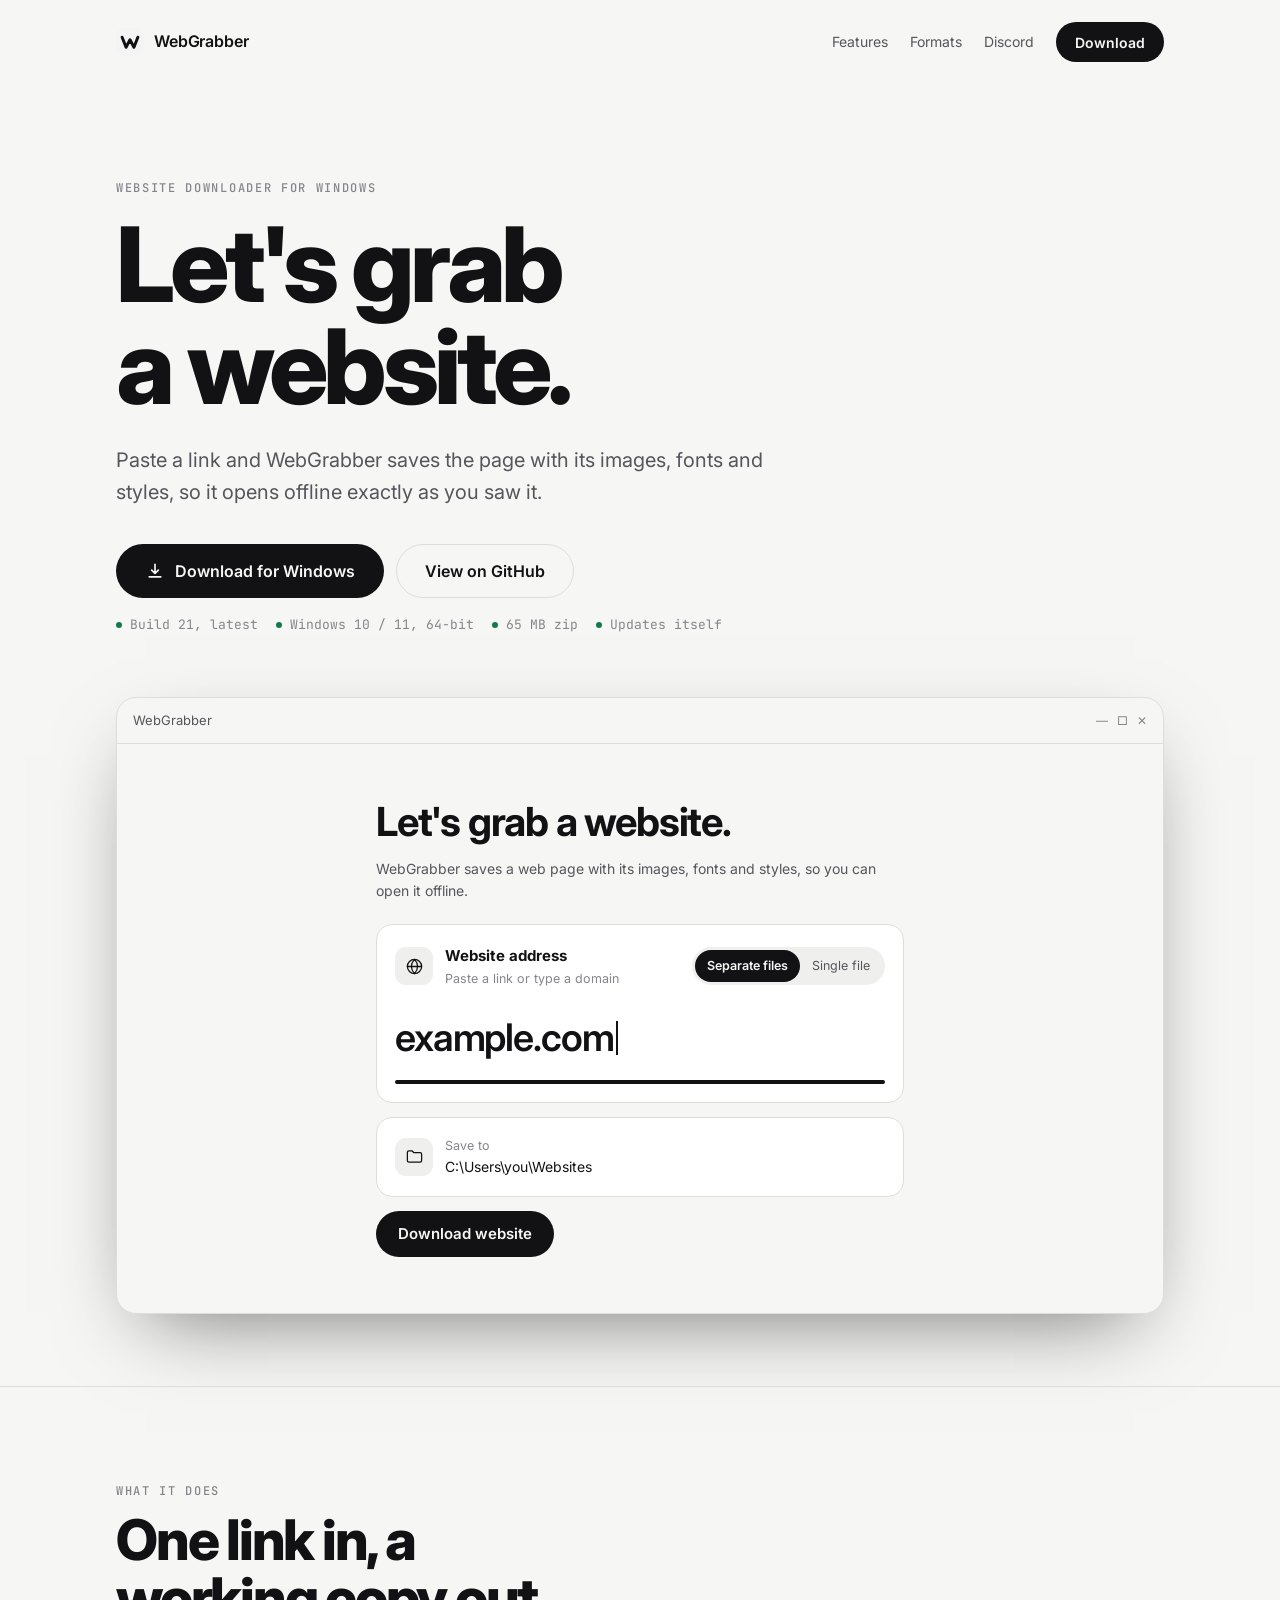
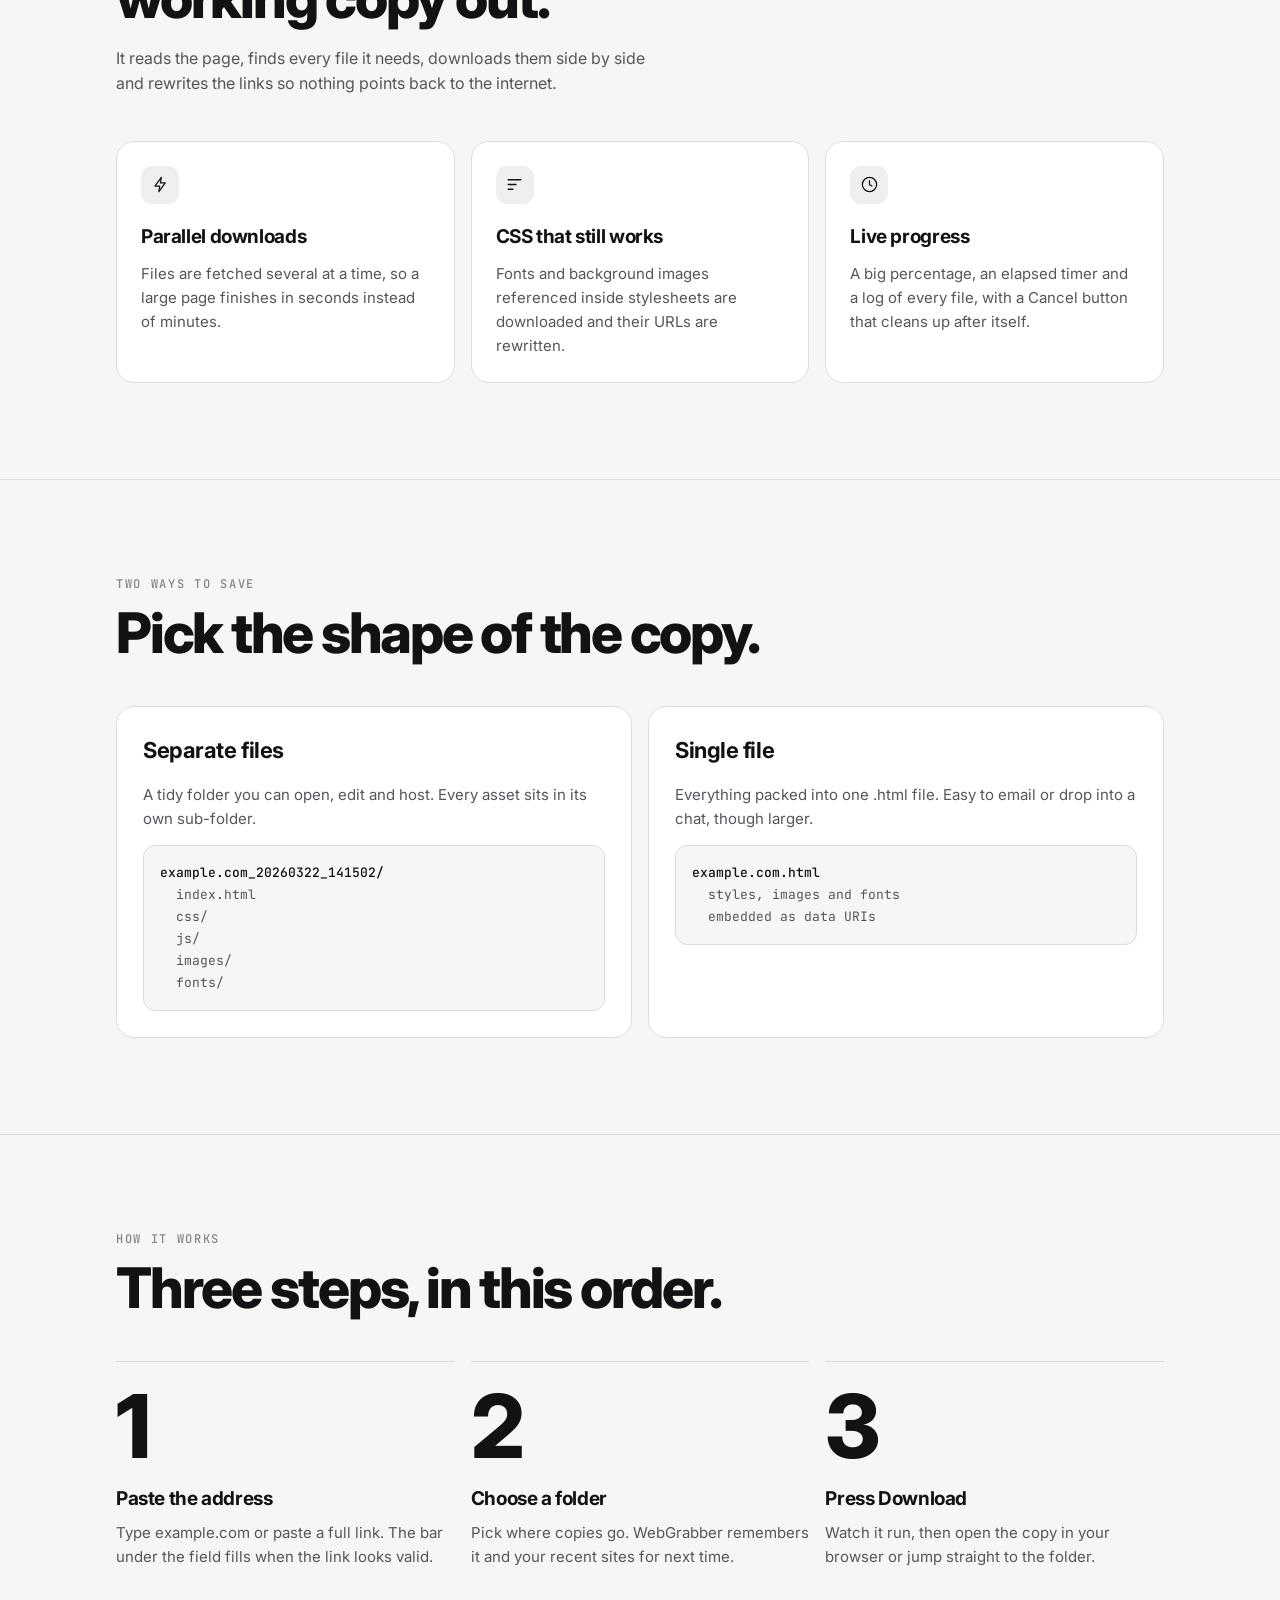
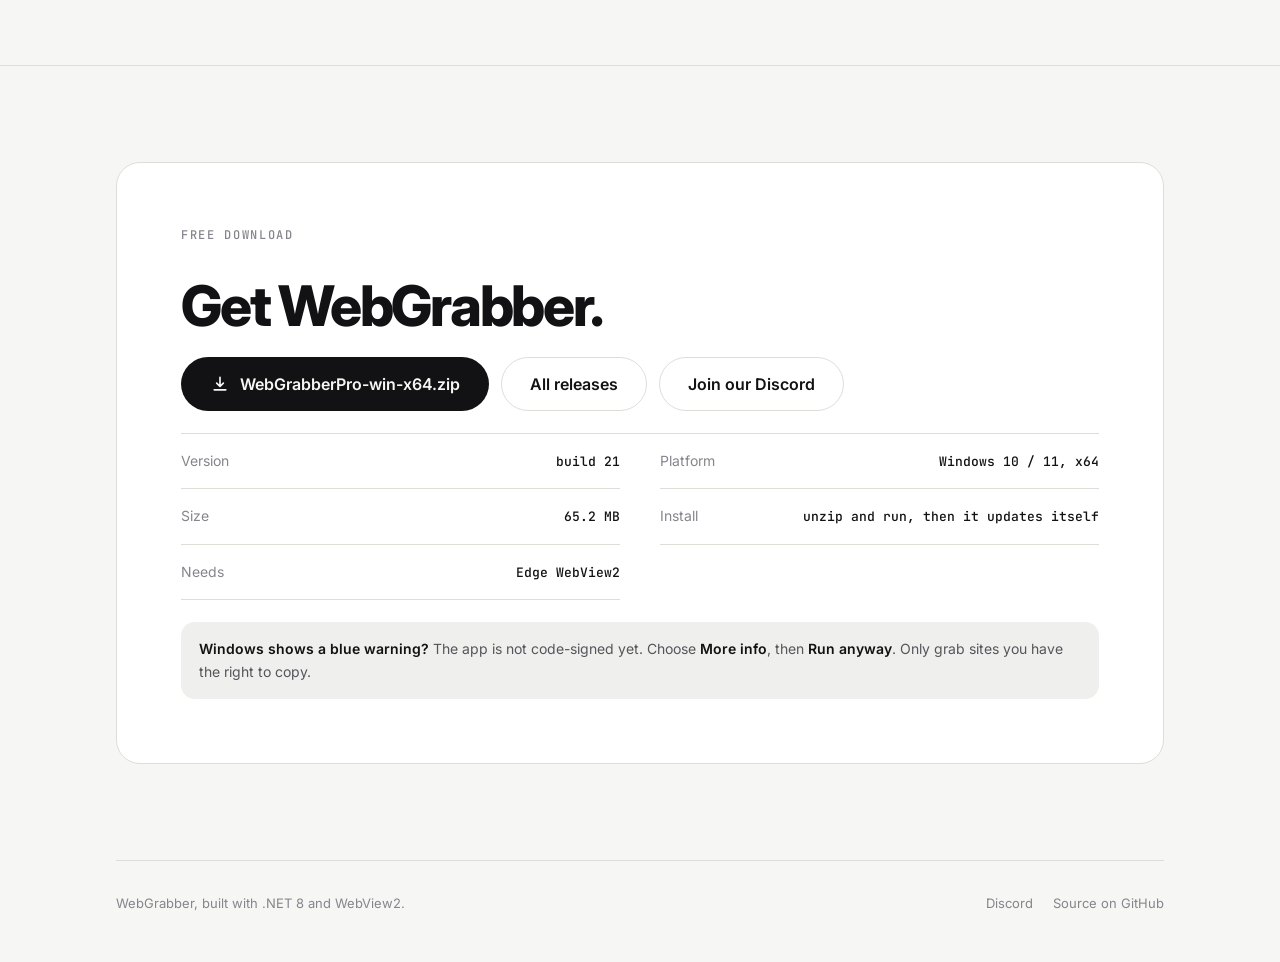
<file: .github/workflows/WebGrabber (1).html>
<!doctype html><html><head><meta charset=utf8><meta name=viewport content="width=device-width,initial-scale=1,viewport-fit=cover"><style>:root{color-scheme:light;box-sizing:border-box;padding-top:env(safe-area-inset-top,0px);padding-bottom:env(safe-area-inset-bottom,0px)}html{scroll-padding-top:env(safe-area-inset-top,0px)}body{margin:0;padding:0;font:14px -apple-system,BlinkMacSystemFont,sans-serif;background:#fff;color:#000}img{max-width:100%}[hidden]:not([hidden=until-found i]){display:none!important}</style></head><body>
<title>WebGrabber</title>
<meta name="claude:viewport-fit-sides" content="cover">
<link rel="preconnect" href="https://fonts.googleapis.com">
<link rel="preconnect" href="https://fonts.gstatic.com" crossorigin>
<link rel="stylesheet" href="https://fonts.googleapis.com/css2?family=Inter:wght@400;500;600;800&family=JetBrains+Mono:wght@400;500&display=swap">
<style>
/* Layout: one narrow column, oversized type, thin rules and bars. Mirrors the desktop app: near-black, off-white pill buttons. */
:root {
  --bg: #111113;
  --panel: #18181b;
  --panel-2: #1f1f23;
  --line: #2a2a30;
  --fg: #f4f4f5;
  --muted: #a1a1aa;
  --faint: #6b6b74;
  --btn-bg: #f4f4f5;
  --btn-fg: #111113;
  --ok: #6ee7a8;
  --bad: #f87171;
  --font: "Inter", "Segoe UI Variable", "Segoe UI", system-ui, sans-serif;
  --mono: "JetBrains Mono", ui-monospace, Consolas, monospace;
  color-scheme: dark;
}
@media (prefers-color-scheme: light) {
  :root:not([data-theme="dark"]) {
    --bg: #f6f6f4; --panel: #ffffff; --panel-2: #efefed; --line: #deded9;
    --fg: #121214; --muted: #55555c; --faint: #85858c;
    --btn-bg: #121214; --btn-fg: #f6f6f4; --ok: #137a49; --bad: #b42318;
    color-scheme: light;
  }
}
:root[data-theme="light"] {
  --bg: #f6f6f4; --panel: #ffffff; --panel-2: #efefed; --line: #deded9;
  --fg: #121214; --muted: #55555c; --faint: #85858c;
  --btn-bg: #121214; --btn-fg: #f6f6f4; --ok: #137a49; --bad: #b42318;
  color-scheme: light;
}
* { box-sizing: border-box; }
body { background: var(--bg); color: var(--fg); font: 400 16px/1.6 var(--font); -webkit-font-smoothing: antialiased; }
a { color: inherit; }
:focus-visible { outline: 2px solid var(--fg); outline-offset: 3px; border-radius: 6px; }

.wrap { width: 100%; max-width: 1080px; margin-inline: auto; padding-inline: max(16px, env(safe-area-inset-left, 0px)) max(16px, env(safe-area-inset-right, 0px)); }
.wrap > * { min-width: 0; }

/* nav */
nav { display: flex; align-items: center; justify-content: space-between; gap: 16px; padding-block: 22px; }
.brand { display: flex; align-items: center; gap: 10px; font-weight: 600; text-decoration: none; letter-spacing: -.01em; }
.brand svg { width: 28px; height: 28px; }
.nav-links { display: flex; align-items: center; gap: 22px; font-size: 14px; color: var(--muted); }
.nav-links a { text-decoration: none; }
.nav-links a:hover { color: var(--fg); }
@media (max-width: 560px) { .nav-links .hide-sm { display: none; } }

/* buttons */
.btn { display: inline-flex; align-items: center; justify-content: center; gap: 10px; height: 54px; padding: 0 28px; border-radius: 999px; font: 600 16px var(--font); text-decoration: none; border: 1px solid transparent; transition: transform .15s, background .15s; }
.btn svg { width: 20px; height: 20px; }
.btn-main { background: var(--btn-bg); color: var(--btn-fg); }
.btn-main:hover { transform: translateY(-1px); }
.btn-ghost { border-color: var(--line); color: var(--fg); }
.btn-ghost:hover { background: var(--panel); }
.btn-sm { height: 40px; padding: 0 18px; font-size: 14px; }

/* hero */
.hero { padding-block: clamp(40px, 8vw, 96px) clamp(40px, 6vw, 72px); }
.eyebrow { font: 500 12px var(--mono); letter-spacing: .14em; text-transform: uppercase; color: var(--faint); }
h1 { margin: 18px 0 0; font-weight: 800; font-size: clamp(44px, 9vw, 104px); line-height: .98; letter-spacing: -.045em; text-wrap: balance; max-width: 12ch; }
.lede { margin: 26px 0 0; max-width: 52ch; font-size: clamp(17px, 2.2vw, 20px); color: var(--muted); }
.cta { margin-top: 36px; display: flex; flex-wrap: wrap; gap: 12px; align-items: center; }
.meta { margin-top: 18px; display: flex; flex-wrap: wrap; gap: 6px 18px; font: 400 13px var(--mono); color: var(--faint); }
.meta span::before { content: ""; display: inline-block; width: 6px; height: 6px; border-radius: 50%; background: var(--ok); margin-right: 8px; vertical-align: 1px; }

/* app mock */
.shot { margin-top: clamp(36px, 6vw, 64px); border: 1px solid var(--line); border-radius: 20px; background: var(--bg); overflow: hidden; box-shadow: 0 30px 80px -30px rgba(0,0,0,.55); }
.shot-bar { display: flex; align-items: center; justify-content: space-between; padding: 12px 16px; border-bottom: 1px solid var(--line); font-size: 13px; color: var(--muted); }
.shot-bar .dots { display: flex; gap: 14px; color: var(--faint); font-size: 12px; }
.shot-body { padding: clamp(22px, 5vw, 56px); display: grid; gap: 14px; max-width: 640px; margin-inline: auto; }
.shot h3 { margin: 0; font-size: clamp(26px, 4.6vw, 40px); letter-spacing: -.03em; line-height: 1.1; }
.shot p { margin: 0 0 8px; color: var(--muted); font-size: 14px; }
.card { background: var(--panel); border: 1px solid var(--line); border-radius: 16px; padding: 18px; }
.card-head { display: flex; flex-wrap: wrap; gap: 12px; align-items: center; justify-content: space-between; }
.tile { width: 38px; height: 38px; border-radius: 11px; background: var(--panel-2); display: grid; place-items: center; flex: none; }
.tile svg { width: 19px; height: 19px; }
.seg { display: inline-flex; background: var(--panel-2); border-radius: 999px; padding: 3px; font-size: 12.5px; }
.seg span { padding: 6px 12px; border-radius: 999px; color: var(--muted); white-space: nowrap; }
.seg .on { background: var(--btn-bg); color: var(--btn-fg); font-weight: 600; }
.url { margin-top: 18px; font-size: clamp(24px, 5vw, 38px); font-weight: 600; letter-spacing: -.03em; overflow-wrap: anywhere; }
.url i { display: inline-block; width: 2px; height: .9em; background: var(--fg); vertical-align: -.1em; margin-left: 3px; animation: blink 1.1s steps(1) infinite; }
@keyframes blink { 50% { opacity: 0; } }
.track { margin-top: 12px; height: 4px; border-radius: 4px; background: var(--line); overflow: hidden; }
.track b { display: block; height: 100%; width: 100%; background: var(--fg); }
.fake-btn { justify-self: start; display: inline-flex; gap: 8px; align-items: center; height: 46px; padding: 0 22px; border-radius: 999px; background: var(--btn-bg); color: var(--btn-fg); font-weight: 600; font-size: 15px; }

/* sections */
section { padding-block: clamp(48px, 8vw, 96px); border-top: 1px solid var(--line); }
h2 { margin: 12px 0 0; font-size: clamp(32px, 5.5vw, 56px); line-height: 1.04; letter-spacing: -.04em; font-weight: 800; text-wrap: balance; max-width: 18ch; }
.sub { margin: 18px 0 0; max-width: 56ch; color: var(--muted); }

.grid3 { margin-top: 44px; display: grid; grid-template-columns: repeat(auto-fit, minmax(260px, 1fr)); gap: 16px; }
.feat { padding: 24px; border: 1px solid var(--line); border-radius: 18px; background: var(--panel); display: grid; gap: 10px; align-content: start; }
.feat .tile { margin-bottom: 8px; }
.feat h3 { margin: 0; font-size: 19px; letter-spacing: -.02em; }
.feat p { margin: 0; color: var(--muted); font-size: 15px; }

/* modes */
.modes { margin-top: 44px; display: grid; grid-template-columns: repeat(auto-fit, minmax(300px, 1fr)); gap: 16px; }
.mode { border: 1px solid var(--line); border-radius: 18px; padding: 26px; background: var(--panel); display: grid; gap: 14px; align-content: start; }
.mode h3 { margin: 0; font-size: 22px; letter-spacing: -.02em; }
.mode p { margin: 0; color: var(--muted); font-size: 15px; }
pre { margin: 0; padding: 16px; border-radius: 12px; background: var(--bg); border: 1px solid var(--line); font: 400 13px/1.7 var(--mono); color: var(--muted); overflow-x: auto; }
pre b { color: var(--fg); font-weight: 500; }

/* steps: a real sequence */
.steps { margin: 44px 0 0; padding: 0; list-style: none; display: grid; grid-template-columns: repeat(auto-fit, minmax(240px, 1fr)); gap: 16px; counter-reset: s; }
.steps li { counter-increment: s; border-top: 1px solid var(--line); padding-top: 20px; }
.steps li::before { content: counter(s); display: block; font-weight: 800; font-size: clamp(56px, 8vw, 88px); line-height: 1; letter-spacing: -.05em; margin-bottom: 14px; }
.steps h3 { margin: 0 0 6px; font-size: 19px; letter-spacing: -.02em; }
.steps p { margin: 0; color: var(--muted); font-size: 15px; }

/* download panel */
.dl { border: 1px solid var(--line); border-radius: 24px; background: var(--panel); padding: clamp(28px, 6vw, 64px); display: grid; gap: 22px; }
.dl h2 { max-width: 14ch; }
.kv { display: grid; grid-template-columns: repeat(auto-fit, minmax(min(100%, 300px), 1fr)); column-gap: 40px; border-top: 1px solid var(--line); }
.kv div { padding: 16px 0; border-bottom: 1px solid var(--line); display: flex; justify-content: space-between; align-items: baseline; gap: 12px; font-size: 14px; }
.kv span { color: var(--faint); }
.kv b { font: 500 13px var(--mono); text-align: right; }
.note { padding: 16px 18px; border-radius: 14px; background: var(--panel-2); color: var(--muted); font-size: 14px; }
.note strong { color: var(--fg); font-weight: 600; }

footer { border-top: 1px solid var(--line); padding-block: 32px 48px; display: flex; flex-wrap: wrap; gap: 12px 24px; justify-content: space-between; color: var(--faint); font-size: 13px; }
footer a { text-decoration: none; }
footer a:hover { color: var(--fg); }

@media (prefers-reduced-motion: reduce) { .url i { animation: none; } .btn { transition: none; } }
</style>

<div class="wrap">
  <nav>
    <a class="brand" href="#top" aria-label="WebGrabber home">
      <svg viewBox="0 0 32 32" aria-hidden="true"><rect width="32" height="32" rx="9" fill="#f4f4f5"/><path d="M7 10.5L11.5 22L16 13.5L20.5 22L25 10.5" fill="none" stroke="#111113" stroke-width="3.4" stroke-linecap="round" stroke-linejoin="round"/></svg>
      WebGrabber
    </a>
    <div class="nav-links">
      <a class="hide-sm" href="#features">Features</a>
      <a class="hide-sm" href="#formats">Formats</a>
      <a href="https://discord.com/invite/cwxeXehAFX">Discord</a>
      <a class="btn btn-main btn-sm" href="https://github.com/b62082826-gif/Web-Cloner/releases/latest/download/WebGrabberPro-win-x64.zip">Download</a>
    </div>
  </nav>

  <header class="hero" id="top">
    <div class="eyebrow">Website downloader for Windows</div>
    <h1>Let's grab a website.</h1>
    <p class="lede">Paste a link and WebGrabber saves the page with its images, fonts and styles, so it opens offline exactly as you saw it.</p>
    <div class="cta">
      <a class="btn btn-main" href="https://github.com/b62082826-gif/Web-Cloner/releases/latest/download/WebGrabberPro-win-x64.zip">
        <svg viewBox="0 0 24 24" fill="none" stroke="currentColor" stroke-width="2" stroke-linecap="round" stroke-linejoin="round" aria-hidden="true"><path d="M12 4v11m0 0l-4-4m4 4l4-4"/><path d="M5 19h14"/></svg>
        Download for Windows
      </a>
      <a class="btn btn-ghost" href="https://github.com/b62082826-gif/Web-Cloner">View on GitHub</a>
    </div>
    <div class="meta"><span>Build 21, latest</span><span>Windows 10 / 11, 64-bit</span><span>65 MB zip</span><span>Updates itself</span></div>

    <div class="shot" role="img" aria-label="The WebGrabber home screen with a website address typed in">
      <div class="shot-bar"><span>WebGrabber</span><span class="dots">&#8212; &nbsp; &#9633; &nbsp; &#10005;</span></div>
      <div class="shot-body">
        <h3>Let's grab a website.</h3>
        <p>WebGrabber saves a web page with its images, fonts and styles, so you can open it offline.</p>
        <div class="card">
          <div class="card-head">
            <div style="display:flex;gap:12px;align-items:center">
              <div class="tile"><svg viewBox="0 0 24 24" fill="none" stroke="currentColor" stroke-width="1.6" stroke-linecap="round" stroke-linejoin="round" aria-hidden="true"><circle cx="12" cy="12" r="9"/><path d="M3 12h18M12 3c2.6 2.7 3.9 5.7 3.9 9s-1.3 6.3-3.9 9c-2.6-2.7-3.9-5.7-3.9-9S9.4 5.7 12 3z"/></svg></div>
              <div><b style="font-size:15px">Website address</b><div style="font-size:12.5px;color:var(--faint)">Paste a link or type a domain</div></div>
            </div>
            <div class="seg"><span class="on">Separate files</span><span>Single file</span></div>
          </div>
          <div class="url">example.com<i></i></div>
          <div class="track"><b></b></div>
        </div>
        <div class="card" style="display:flex;gap:12px;align-items:center">
          <div class="tile"><svg viewBox="0 0 24 24" fill="none" stroke="currentColor" stroke-width="1.6" stroke-linecap="round" stroke-linejoin="round" aria-hidden="true"><path d="M3 7a2 2 0 0 1 2-2h4l2 2h8a2 2 0 0 1 2 2v8a2 2 0 0 1-2 2H5a2 2 0 0 1-2-2V7z"/></svg></div>
          <div style="min-width:0"><div style="font-size:12.5px;color:var(--faint)">Save to</div><div style="font-size:14px;overflow-wrap:anywhere">C:\Users\you\Websites</div></div>
        </div>
        <span class="fake-btn">Download website</span>
      </div>
    </div>
  </header>
</div>

<section id="features">
  <div class="wrap">
    <div class="eyebrow">What it does</div>
    <h2>One link in, a working copy out.</h2>
    <p class="sub">It reads the page, finds every file it needs, downloads them side by side and rewrites the links so nothing points back to the internet.</p>
    <div class="grid3">
      <div class="feat">
        <div class="tile"><svg viewBox="0 0 24 24" fill="none" stroke="currentColor" stroke-width="1.6" stroke-linecap="round" stroke-linejoin="round" aria-hidden="true"><path d="M13 3L5 14h6l-1 7 8-11h-6z"/></svg></div>
        <h3>Parallel downloads</h3>
        <p>Files are fetched several at a time, so a large page finishes in seconds instead of minutes.</p>
      </div>
      <div class="feat">
        <div class="tile"><svg viewBox="0 0 24 24" fill="none" stroke="currentColor" stroke-width="1.6" stroke-linecap="round" stroke-linejoin="round" aria-hidden="true"><path d="M4 6h16M4 12h10M4 18h6"/></svg></div>
        <h3>CSS that still works</h3>
        <p>Fonts and background images referenced inside stylesheets are downloaded and their URLs are rewritten.</p>
      </div>
      <div class="feat">
        <div class="tile"><svg viewBox="0 0 24 24" fill="none" stroke="currentColor" stroke-width="1.6" stroke-linecap="round" stroke-linejoin="round" aria-hidden="true"><circle cx="12" cy="12" r="9"/><path d="M12 7v5l3 2"/></svg></div>
        <h3>Live progress</h3>
        <p>A big percentage, an elapsed timer and a log of every file, with a Cancel button that cleans up after itself.</p>
      </div>
    </div>
  </div>
</section>

<section id="formats">
  <div class="wrap">
    <div class="eyebrow">Two ways to save</div>
    <h2>Pick the shape of the copy.</h2>
    <div class="modes">
      <div class="mode">
        <h3>Separate files</h3>
        <p>A tidy folder you can open, edit and host. Every asset sits in its own sub-folder.</p>
<pre><b>example.com_20260322_141502/</b>
  index.html
  css/
  js/
  images/
  fonts/</pre>
      </div>
      <div class="mode">
        <h3>Single file</h3>
        <p>Everything packed into one .html file. Easy to email or drop into a chat, though larger.</p>
<pre><b>example.com.html</b>
  styles, images and fonts
  embedded as data URIs</pre>
      </div>
    </div>
  </div>
</section>

<section>
  <div class="wrap">
    <div class="eyebrow">How it works</div>
    <h2>Three steps, in this order.</h2>
    <ol class="steps">
      <li><h3>Paste the address</h3><p>Type example.com or paste a full link. The bar under the field fills when the link looks valid.</p></li>
      <li><h3>Choose a folder</h3><p>Pick where copies go. WebGrabber remembers it and your recent sites for next time.</p></li>
      <li><h3>Press Download</h3><p>Watch it run, then open the copy in your browser or jump straight to the folder.</p></li>
    </ol>
  </div>
</section>

<section id="download">
  <div class="wrap">
    <div class="dl">
      <div class="eyebrow">Free download</div>
      <h2>Get WebGrabber.</h2>
      <div class="cta" style="margin-top:0">
        <a class="btn btn-main" href="https://github.com/b62082826-gif/Web-Cloner/releases/latest/download/WebGrabberPro-win-x64.zip">
          <svg viewBox="0 0 24 24" fill="none" stroke="currentColor" stroke-width="2" stroke-linecap="round" stroke-linejoin="round" aria-hidden="true"><path d="M12 4v11m0 0l-4-4m4 4l4-4"/><path d="M5 19h14"/></svg>
          WebGrabberPro-win-x64.zip
        </a>
        <a class="btn btn-ghost" href="https://github.com/b62082826-gif/Web-Cloner/releases">All releases</a>
        <a class="btn btn-ghost" href="https://discord.com/invite/cwxeXehAFX">Join our Discord</a>
      </div>
      <div class="kv">
        <div><span>Version</span><b>build 21</b></div>
        <div><span>Platform</span><b>Windows 10 / 11, x64</b></div>
        <div><span>Size</span><b>65.2 MB</b></div>
        <div><span>Install</span><b>unzip and run, then it updates itself</b></div>
        <div><span>Needs</span><b>Edge WebView2</b></div>
      </div>
      <div class="note"><strong>Windows shows a blue warning?</strong> The app is not code-signed yet. Choose <strong>More info</strong>, then <strong>Run anyway</strong>. Only grab sites you have the right to copy.</div>
    </div>
  </div>
</section>

<div class="wrap">
  <footer>
    <span>WebGrabber, built with .NET 8 and WebView2.</span>
    <span style="display:flex;gap:20px"><a href="https://discord.com/invite/cwxeXehAFX">Discord</a><a href="https://github.com/b62082826-gif/Web-Cloner">Source on GitHub</a></span>
  </footer>
</div>

</body></html>
</file>
<file: wwwroot/style.css>
* {
    box-sizing: border-box;
    font-family: "Segoe UI Variable Display", "Segoe UI Variable Text",
        "Segoe UI", "Leelawadee UI", "Noto Sans Thai", system-ui, sans-serif;
}

:root {
    color-scheme: dark;

    --bg: #111113;
    --panel: #18181b;
    --panel-2: #1f1f23;
    --line: #26262b;
    --line-strong: #34343a;

    --text: #f4f4f5;
    --muted: #9a9aa3;
    --faint: #66666e;
    --track: #232327;

    --ok: #6ee7a8;
    --bad: #f87171;

    --r-panel: 26px;
    --r-btn: 16px;
}

html,
body {
    height: 100%;
}

body {
    margin: 0;
    background: var(--bg);
    color: var(--text);
    overflow: hidden;
    -webkit-font-smoothing: antialiased;
}

button,
input {
    font: inherit;
    color: inherit;
}

button {
    cursor: pointer;
}

svg {
    display: block;
}

h1,
h2,
p {
    margin: 0;
}

.app {
    height: 100vh;
    display: flex;
    flex-direction: column;
}

/* ---------- แถบชื่อโปรแกรม ---------- */

.titlebar {
    flex: 0 0 48px;
    display: flex;
    align-items: center;
    justify-content: space-between;
    padding: 0 12px 0 14px;
    user-select: none;
}

.brand {
    display: flex;
    align-items: center;
    gap: 11px;
}

.logo {
    width: 26px;
    height: 26px;
}

.brand-name {
    font-size: 14px;
    font-weight: 600;
}

.window-buttons {
    display: flex;
    gap: 4px;
}

.window-buttons button {
    width: 44px;
    height: 32px;
    border: none;
    border-radius: 9px;
    background: transparent;
    color: #b4b4bc;
    display: grid;
    place-items: center;
    transition: background 0.15s, color 0.15s;
}

.window-buttons button:hover {
    background: rgba(255, 255, 255, 0.08);
    color: #fff;
}

.window-buttons button.close:hover {
    background: #e5484d;
}

/* ---------- หน้าจอ (สลับตามสถานะ) ---------- */

.screen {
    display: none;
    flex: 1;
    min-height: 0;
    flex-direction: column;
    padding: 12px 56px 40px;
    overflow: auto;
}

.column {
    width: 100%;
    max-width: 980px;
    margin: 0 auto;
}

.screen-home .column {
    padding-top: 5vh;
}

body[data-screen="home"] .screen-home,
body[data-screen="running"] .screen-running,
body[data-screen="done"] .screen-done,
body[data-screen="error"] .screen-error,
body[data-screen="history"] .screen-history,
body[data-screen="about"] .screen-about {
    display: flex;
    animation: enter 0.28s ease both;
}

@keyframes enter {
    from {
        opacity: 0;
        transform: translateY(8px);
    }

    to {
        opacity: 1;
        transform: none;
    }
}

/* ---------- หัวข้อใหญ่ ---------- */

.head {
    display: flex;
    align-items: flex-start;
    justify-content: space-between;
    gap: 24px;
}

.head-text {
    min-width: 0;
}

.eyebrow {
    font-size: 19px;
    color: var(--muted);
    margin-bottom: 8px;
}

h1 {
    font-size: 60px;
    line-height: 1.1;
    font-weight: 700;
    letter-spacing: -1.5px;
}

.muted-inline {
    font-size: 28px;
    font-weight: 500;
    letter-spacing: 0;
}

.lede {
    margin-top: 10px;
    min-height: 22px;
    font-size: 15px;
    line-height: 1.6;
    color: var(--faint);
    overflow-wrap: anywhere;
}

.big {
    font-size: 84px;
    line-height: 1.05;
    font-weight: 700;
    letter-spacing: -2.5px;
}

.big small {
    margin-left: 6px;
    font-size: 30px;
    font-weight: 500;
    letter-spacing: 0;
    color: var(--muted);
}

.big-xl {
    font-size: 92px;
}

.big-md {
    font-size: 44px;
    letter-spacing: -1px;
}

/* ---------- สวิตช์แบ่งส่วน ---------- */

.segmented {
    flex: 0 0 auto;
    display: flex;
    gap: 4px;
    padding: 6px;
    background: var(--panel);
    border: 1px solid var(--line);
    border-radius: 20px;
}

.segmented label {
    cursor: pointer;
}

.segmented input {
    position: absolute;
    opacity: 0;
    pointer-events: none;
}

.segmented span {
    display: block;
    padding: 13px 22px;
    border-radius: 15px;
    font-size: 15px;
    font-weight: 600;
    color: var(--muted);
    transition: background 0.15s, color 0.15s;
}

.segmented label:hover span {
    color: var(--text);
}

.segmented input:checked + span {
    background: #2a2a2f;
    color: var(--text);
}

.segmented input:focus-visible + span {
    outline: 2px solid var(--text);
    outline-offset: 2px;
}

.segmented input:disabled + span {
    opacity: 0.5;
    cursor: not-allowed;
}

/* ---------- การ์ดหน้าแรก ---------- */

.card {
    min-width: 0;
    background: var(--panel);
    border: 1px solid var(--line);
    border-radius: 28px;
    padding: 28px 30px;
}

.lede-lg {
    margin-top: 12px;
    font-size: 19px;
    color: var(--muted);
}

.card-url {
    margin-top: 36px;
}

.card-head {
    display: flex;
    align-items: center;
    gap: 16px;
}

.tile {
    flex: 0 0 56px;
    width: 56px;
    height: 56px;
    border-radius: 17px;
    display: grid;
    place-items: center;
    background: var(--panel-2);
    color: var(--text);
}

.tile svg {
    width: 25px;
    height: 25px;
}

.tile-sm {
    flex-basis: 48px;
    width: 48px;
    height: 48px;
    border-radius: 15px;
}

.tile-sm svg {
    width: 22px;
    height: 22px;
}

.card-title {
    min-width: 0;
    flex: 1;
    display: flex;
    flex-direction: column;
    gap: 3px;
}

.card-title b {
    font-size: 17px;
    font-weight: 600;
}

.card-title span {
    font-size: 14px;
    color: var(--muted);
}

.url-row {
    display: flex;
    align-items: center;
    gap: 14px;
    margin-top: 34px;
}

.url-big {
    flex: 1;
    min-width: 0;
    height: 66px;
    padding: 0;
    background: transparent;
    border: none;
    outline: none;
    font-size: 42px;
    font-weight: 700;
    letter-spacing: -1px;
}

.url-big::placeholder {
    color: #45454c;
}

.url-big:disabled {
    opacity: 0.55;
}

.url-row.invalid .url-big {
    color: var(--bad);
}

.url-track {
    height: 12px;
    margin-top: 12px;
}

.url-track .track-fill {
    transition: width 0.35s ease, background 0.2s;
}

.url-row.invalid + .url-track .track-fill {
    background: var(--bad);
}

.card-foot {
    display: flex;
    justify-content: space-between;
    gap: 20px;
    margin-top: 14px;
    min-height: 20px;
    font-size: 13.5px;
    color: var(--faint);
}

.note {
    text-align: right;
    color: var(--bad);
}

.card-save {
    display: flex;
    align-items: center;
    gap: 16px;
    margin-top: 16px;
    padding: 20px 24px;
    border-radius: 24px;
}

.save-text {
    min-width: 0;
    flex: 1;
    display: flex;
    flex-direction: column;
    gap: 3px;
}

.save-text label {
    font-size: 15px;
    font-weight: 600;
}

.save-text input {
    width: 100%;
    padding: 0;
    background: transparent;
    border: none;
    outline: none;
    font-size: 14px;
    color: var(--muted);
    cursor: default;
    text-overflow: ellipsis;
}

.save-text input::placeholder {
    color: var(--faint);
}

.chip {
    flex: 0 0 auto;
    padding: 11px 20px;
    border: none;
    border-radius: 14px;
    background: var(--panel-2);
    font-size: 14px;
    font-weight: 600;
    white-space: nowrap;
    transition: background 0.15s;
}

.chip:hover:not(:disabled) {
    background: #2b2b31;
}

.chip:disabled {
    opacity: 0.5;
    cursor: not-allowed;
}

.cta {
    display: flex;
    align-items: center;
    gap: 22px;
    margin-top: 28px;
}

.cta-note {
    font-size: 14px;
    color: var(--faint);
}

.recent {
    display: flex;
    align-items: center;
    flex-wrap: wrap;
    gap: 10px;
    margin-top: 30px;
}

.recent-label {
    font-size: 13px;
    color: var(--faint);
    margin-right: 4px;
}

.chips {
    display: contents;
}

.recent-chip {
    max-width: 260px;
    padding: 8px 15px;
    border: 1px solid var(--line);
    border-radius: 999px;
    background: var(--panel);
    font-size: 13.5px;
    color: var(--muted);
    white-space: nowrap;
    overflow: hidden;
    text-overflow: ellipsis;
    transition: background 0.15s, color 0.15s;
}

.recent-chip:hover {
    background: var(--panel-2);
    color: var(--text);
}

.link {
    border: none;
    background: none;
    padding: 4px 6px;
    font-size: 13px;
    color: var(--faint);
}

.link:hover {
    color: var(--text);
}

/* ---------- ปุ่ม ---------- */

.btn-primary,
.btn-white,
.btn-dark {
    display: inline-flex;
    align-items: center;
    justify-content: center;
    gap: 10px;
    border: none;
    border-radius: var(--r-btn);
    font-size: 16px;
    font-weight: 700;
    transition: background 0.15s, transform 0.15s, opacity 0.15s;
}

.btn-primary svg,
.btn-white svg {
    width: 19px;
    height: 19px;
}

.btn-primary,
.btn-white {
    background: #f4f4f5;
    color: #111113;
}

.btn-primary:hover:not(:disabled),
.btn-white:hover:not(:disabled) {
    background: #fff;
    transform: translateY(-1px);
}

.btn-primary:active:not(:disabled),
.btn-white:active:not(:disabled) {
    transform: none;
}

.btn-primary:disabled {
    opacity: 0.5;
    cursor: not-allowed;
}

.btn-primary {
    width: 100%;
    height: 62px;
    margin-top: auto;
}

.btn-white {
    height: 58px;
    padding: 0 28px;
}

.btn-dark {
    height: 58px;
    padding: 0 26px;
    background: var(--panel-2);
    color: var(--text);
}

.btn-dark:hover {
    background: #2b2b31;
}

/* ---------- รายการ (ประวัติ / log) ---------- */

.side-head {
    display: flex;
    align-items: flex-start;
    justify-content: space-between;
    gap: 12px;
    margin-bottom: 14px;
}

.side-head h2 {
    font-size: 20px;
    font-weight: 600;
}

.side-head p {
    margin-top: 5px;
    font-size: 13.5px;
    color: var(--faint);
}

.track {
    height: 7px;
    background: var(--track);
    border-radius: 99px;
    overflow: hidden;
}


.track-fill {
    height: 100%;
    width: 0;
    background: #f4f4f5;
    border-radius: 99px;
    transition: width 0.5s ease;
}

.track-fill.ok {
    background: var(--ok);
}

.track-fill.bad {
    background: var(--bad);
}


/* ---------- หน้ากำลังดาวน์โหลด ---------- */

.screen-running .head {
    align-items: center;
}

.screen-running .big {
    margin-top: 2px;
}

.bar {
    height: 8px;
    margin-top: 26px;
    background: var(--track);
    border-radius: 99px;
    overflow: hidden;
}

.bar-fill {
    height: 100%;
    width: 0;
    background: #f4f4f5;
    border-radius: 99px;
    transition: width 0.35s ease;
}

.elapsed {
    margin-top: 10px;
    min-height: 19px;
    font-size: 13px;
    color: var(--faint);
}

.log-panel {
    flex: 1;
    min-height: 0;
    display: flex;
    flex-direction: column;
    margin-top: 14px;
    padding: 26px 30px;
}

.log {
    list-style: none;
    margin: 0;
    padding: 0;
    flex: 1;
    min-height: 0;
    overflow-y: auto;
    font-size: 14px;
}

.log li {
    padding: 9px 0;
    color: var(--muted);
    overflow-wrap: anywhere;
    border-bottom: 1px solid var(--line);
}

.log li.bad {
    color: var(--bad);
}

.log li.ok {
    color: var(--ok);
}

/* ---------- หน้าเสร็จ / ผิดพลาด ---------- */

.center {
    margin: auto;
    width: 100%;
    max-width: 620px;
    display: flex;
    flex-direction: column;
    align-items: center;
    text-align: center;
    padding-bottom: 20px;
}

.badge {
    width: 128px;
    height: 128px;
    margin-bottom: 30px;
    border-radius: 50%;
    display: grid;
    place-items: center;
    background: #f4f4f5;
    color: #111113;
}

.badge svg {
    width: 54px;
    height: 54px;
}

.badge-dim {
    background: var(--panel-2);
    color: var(--text);
    border: 1px solid var(--line-strong);
}

.center-eyebrow {
    margin-bottom: 4px;
}

.center-lede {
    margin-top: 12px;
}

.err-msg {
    max-width: 520px;
    color: var(--muted);
}

.summary {
    width: 100%;
    margin-top: 28px;
    padding: 24px 28px;
    display: flex;
    flex-direction: column;
    gap: 22px;
    background: var(--panel);
    border: 1px solid var(--line);
    border-radius: 26px;
}

.sum-line {
    display: flex;
    justify-content: space-between;
    gap: 16px;
    margin-bottom: 11px;
    font-size: 14px;
    color: var(--muted);
    text-align: left;
}

.sum-line b {
    flex: 0 0 auto;
    font-weight: 600;
    color: var(--text);
}

.sum-line b.has-bad {
    color: var(--bad);
}

.summary .track {
    height: 9px;
}

.done-actions {
    display: flex;
    flex-wrap: wrap;
    justify-content: center;
    gap: 12px;
    margin-top: 28px;
}

.path {
    max-width: 100%;
    margin-top: 22px;
    font-size: 12.5px;
    color: var(--faint);
    overflow-wrap: anywhere;
}

/* ---------- แถบเลื่อน ---------- */

::-webkit-scrollbar {
    width: 10px;
    height: 10px;
}

::-webkit-scrollbar-thumb {
    background: #2e2e34;
    border: 3px solid transparent;
    background-clip: padding-box;
    border-radius: 10px;
}

::-webkit-scrollbar-thumb:hover {
    background: #45454d;
    background-clip: padding-box;
}

::-webkit-scrollbar-track {
    background: transparent;
}

/* ---------- หน้าต่างแคบ ---------- */

@media (max-width: 1000px) {
    .screen {
        padding: 8px 28px 28px;
    }

    .grid {
        grid-template-columns: minmax(0, 1fr);
    }

    .side-panel {
        min-height: 260px;
    }

    h1 {
        font-size: 46px;
    }
}

@media (max-width: 700px) {
    .head {
        flex-direction: column;
    }

    .big,
    .big-xl {
        font-size: 64px;
    }
}

@media (prefers-reduced-motion: reduce) {
    * {
        animation: none !important;
        transition: none !important;
    }
}

/* เว้นระยะระหว่างช่องโฟลเดอร์กับปุ่มเริ่ม เมื่อหน้าต่างเตี้ย */
.main-panel > .field:last-of-type {
    margin-bottom: 26px;
}

.note.info {
    color: var(--muted);
}

/* หน้า running: ให้รายการ log เลื่อนอยู่ในการ์ด ไม่ดันจนล้นหน้าต่าง */
.screen-running .column {
    flex: 1;
    min-height: 0;
    display: flex;
    flex-direction: column;
}

/* =====================================================================
   Polish pass: depth, glow, motion. Same black/white identity.
   ===================================================================== */

:root {
    --glow: rgba(255, 255, 255, 0.07);
    --card-top: #1b1b1f;
    --card-bot: #151518;
    --shadow-lg: 0 24px 60px -24px rgba(0, 0, 0, 0.8);
}

body {
    background:
        radial-gradient(900px 480px at 50% -8%, rgba(255, 255, 255, 0.075), transparent 70%),
        radial-gradient(600px 400px at 100% 100%, rgba(255, 255, 255, 0.03), transparent 70%),
        var(--bg);
    background-attachment: fixed;
}

/* title bar */
.logo {
    border-radius: 8px;
    box-shadow: 0 0 0 1px rgba(255, 255, 255, 0.12), 0 6px 18px -6px rgba(255, 255, 255, 0.35);
}

.brand-name {
    letter-spacing: 0.01em;
}

/* headline */
h1 {
    font-weight: 800;
    letter-spacing: -2.2px;
    background: linear-gradient(180deg, #ffffff 30%, #a8a8b2 130%);
    -webkit-background-clip: text;
    background-clip: text;
    color: transparent;
}

.lede-lg {
    max-width: 560px;
}

/* cards */
.card {
    background: linear-gradient(180deg, var(--card-top), var(--card-bot));
    border-color: #2a2a30;
    box-shadow:
        inset 0 1px 0 rgba(255, 255, 255, 0.05),
        var(--shadow-lg);
    transition: border-color 0.2s, box-shadow 0.25s, transform 0.2s;
}

.card-url:focus-within {
    border-color: #4a4a54;
    box-shadow:
        inset 0 1px 0 rgba(255, 255, 255, 0.07),
        0 0 0 4px var(--glow),
        var(--shadow-lg);
}

.card-save:hover {
    border-color: #3a3a42;
}

.tile {
    background: linear-gradient(180deg, #2a2a30, #202024);
    box-shadow: inset 0 1px 0 rgba(255, 255, 255, 0.08);
}

/* address field */
.url-big {
    caret-color: #fff;
}

.url-track {
    height: 6px;
    background: #202024;
}

.url-track .track-fill {
    background: linear-gradient(90deg, #8a8a94, #ffffff);
    box-shadow: 0 0 14px rgba(255, 255, 255, 0.45);
}

/* segmented switch */
.segmented {
    background: #131316;
    box-shadow: inset 0 1px 3px rgba(0, 0, 0, 0.5);
}

.segmented input:checked + span {
    background: linear-gradient(180deg, #34343b, #2a2a30);
    box-shadow: 0 2px 8px rgba(0, 0, 0, 0.5), inset 0 1px 0 rgba(255, 255, 255, 0.1);
}

/* buttons */
.chip {
    background: linear-gradient(180deg, #2b2b31, #222226);
    box-shadow: inset 0 1px 0 rgba(255, 255, 255, 0.07);
}

.chip:hover:not(:disabled) {
    background: linear-gradient(180deg, #34343b, #2a2a30);
}

.btn-white,
.btn-primary {
    background: linear-gradient(180deg, #ffffff, #dcdce0);
    box-shadow:
        0 10px 28px -10px rgba(255, 255, 255, 0.45),
        inset 0 -2px 0 rgba(0, 0, 0, 0.12);
}

.btn-white:hover:not(:disabled),
.btn-primary:hover:not(:disabled) {
    background: linear-gradient(180deg, #ffffff, #ececef);
    box-shadow:
        0 14px 34px -10px rgba(255, 255, 255, 0.6),
        inset 0 -2px 0 rgba(0, 0, 0, 0.1);
}

.btn-white svg {
    transition: transform 0.2s;
}

.btn-white:hover svg {
    transform: translateY(2px);
}

.btn-dark {
    background: linear-gradient(180deg, #2b2b31, #222226);
    box-shadow: inset 0 1px 0 rgba(255, 255, 255, 0.07);
}

.btn-dark:hover {
    background: linear-gradient(180deg, #34343b, #2a2a30);
}

.cta {
    margin-top: 30px;
}

.recent-chip {
    background: rgba(255, 255, 255, 0.03);
}

/* downloading */
#runHost {
    display: flex;
    align-items: center;
    gap: 10px;
}

#runHost::before {
    content: "";
    flex: none;
    width: 9px;
    height: 9px;
    border-radius: 50%;
    background: var(--ok);
    box-shadow: 0 0 0 0 rgba(110, 231, 168, 0.6);
    animation: pulse 1.6s ease-out infinite;
}

@keyframes pulse {
    to {
        box-shadow: 0 0 0 10px rgba(110, 231, 168, 0);
    }
}

.big {
    font-variant-numeric: tabular-nums;
    background: linear-gradient(180deg, #ffffff 35%, #9d9da7 140%);
    -webkit-background-clip: text;
    background-clip: text;
    color: transparent;
}

.big small {
    -webkit-text-fill-color: var(--muted);
}

.bar {
    height: 10px;
    background: #202024;
    box-shadow: inset 0 1px 2px rgba(0, 0, 0, 0.5);
}

.bar-fill {
    position: relative;
    background: linear-gradient(90deg, #9a9aa4, #ffffff);
    box-shadow: 0 0 18px rgba(255, 255, 255, 0.5);
    overflow: hidden;
}

.bar-fill::after {
    content: "";
    position: absolute;
    inset: 0;
    background: linear-gradient(90deg, transparent, rgba(0, 0, 0, 0.18), transparent);
    transform: translateX(-100%);
    animation: sweep 1.4s ease-in-out infinite;
}

@keyframes sweep {
    to {
        transform: translateX(100%);
    }
}

.log li {
    position: relative;
    padding: 10px 0 10px 20px;
    animation: enter 0.2s ease both;
}

.log li::before {
    content: "";
    position: absolute;
    left: 2px;
    top: 18px;
    width: 6px;
    height: 6px;
    border-radius: 50%;
    background: #4a4a52;
}

.log li.bad::before {
    background: var(--bad);
}

.log li:last-child {
    color: var(--text);
}

.log li:last-child::before {
    background: var(--ok);
}

/* done / error */
.badge {
    position: relative;
    background: linear-gradient(180deg, #ffffff, #d8d8dd);
    box-shadow: 0 20px 50px -14px rgba(255, 255, 255, 0.5);
    animation: pop 0.5s cubic-bezier(0.2, 1.4, 0.4, 1) both;
}

.badge::after {
    content: "";
    position: absolute;
    inset: -14px;
    border-radius: 50%;
    border: 1px solid rgba(255, 255, 255, 0.16);
}

.badge:not(.badge-dim) svg path {
    stroke-dasharray: 30;
    stroke-dashoffset: 30;
    animation: draw 0.45s 0.25s ease forwards;
}

.badge-dim {
    background: linear-gradient(180deg, #2a2a30, #202024);
    box-shadow: none;
}

@keyframes pop {
    from {
        opacity: 0;
        transform: scale(0.6);
    }

    to {
        opacity: 1;
        transform: none;
    }
}

@keyframes draw {
    to {
        stroke-dashoffset: 0;
    }
}

.summary {
    background: linear-gradient(180deg, var(--card-top), var(--card-bot));
    box-shadow: inset 0 1px 0 rgba(255, 255, 255, 0.05), var(--shadow-lg);
}

.track-fill.ok {
    box-shadow: 0 0 12px rgba(110, 231, 168, 0.5);
}

/* keyboard focus */
button:focus-visible {
    outline: 2px solid #fff;
    outline-offset: 3px;
}

/* =====================================================================
   Light theme (toggle in the title bar, remembered between runs)
   ===================================================================== */

html[data-theme="light"] {
    color-scheme: light;

    --bg: #f4f4f2;
    --panel: #ffffff;
    --panel-2: #eeeeeb;
    --line: #e2e2dd;
    --line-strong: #cfcfc9;
    --text: #111113;
    --muted: #5c5c64;
    --faint: #8a8a92;
    --track: #e4e4df;
    --ok: #138a52;
    --bad: #d92d2d;
    --glow: rgba(0, 0, 0, 0.06);
    --card-top: #ffffff;
    --card-bot: #fbfbfa;
    --shadow-lg: 0 20px 44px -26px rgba(20, 20, 30, 0.28);
}

html[data-theme="light"] body {
    background:
        radial-gradient(900px 480px at 50% -8%, rgba(255, 255, 255, 0.9), transparent 70%),
        var(--bg);
    background-attachment: fixed;
}

html[data-theme="light"] .logo { box-shadow: 0 6px 16px -6px rgba(0, 0, 0, 0.35); }

html[data-theme="light"] .window-buttons button { color: #66666e; }
html[data-theme="light"] .window-buttons button:hover { background: rgba(0, 0, 0, 0.07); color: #111113; }
html[data-theme="light"] .window-buttons button.close:hover { color: #fff; }

html[data-theme="light"] h1,
html[data-theme="light"] .big {
    background: linear-gradient(180deg, #111113 40%, #6a6a72 140%);
    -webkit-background-clip: text;
    background-clip: text;
}

html[data-theme="light"] .card,
html[data-theme="light"] .summary {
    border-color: var(--line);
    box-shadow: inset 0 1px 0 #fff, var(--shadow-lg);
}

html[data-theme="light"] .card-url:focus-within { border-color: #9a9aa2; }
html[data-theme="light"] .card-save:hover { border-color: var(--line-strong); }

html[data-theme="light"] .tile {
    background: linear-gradient(180deg, #f3f3f0, #e8e8e4);
    box-shadow: inset 0 1px 0 #fff;
}

html[data-theme="light"] .url-big { caret-color: #111113; }
html[data-theme="light"] .url-big::placeholder { color: #b5b5bb; }
html[data-theme="light"] .url-track { background: var(--track); }

html[data-theme="light"] .url-track .track-fill,
html[data-theme="light"] .bar-fill,
html[data-theme="light"] .track-fill {
    background: linear-gradient(90deg, #6a6a72, #111113);
    box-shadow: none;
}

html[data-theme="light"] .track-fill.ok { background: var(--ok); }
html[data-theme="light"] .track-fill.bad { background: var(--bad); }
html[data-theme="light"] .bar { background: var(--track); box-shadow: none; }

html[data-theme="light"] .segmented { background: #e9e9e5; box-shadow: inset 0 1px 2px rgba(0, 0, 0, 0.08); }

html[data-theme="light"] .segmented input:checked + span {
    background: #fff;
    color: var(--text);
    box-shadow: 0 2px 8px rgba(0, 0, 0, 0.12);
}

html[data-theme="light"] .chip,
html[data-theme="light"] .btn-dark {
    background: linear-gradient(180deg, #f6f6f3, #e9e9e5);
    box-shadow: inset 0 1px 0 #fff, 0 1px 2px rgba(0, 0, 0, 0.08);
}

html[data-theme="light"] .chip:hover:not(:disabled),
html[data-theme="light"] .btn-dark:hover {
    background: linear-gradient(180deg, #fff, #eeeeea);
}

html[data-theme="light"] .btn-white,
html[data-theme="light"] .btn-primary {
    background: linear-gradient(180deg, #2a2a2e, #111113);
    color: #fff;
    box-shadow: 0 12px 26px -12px rgba(0, 0, 0, 0.6), inset 0 1px 0 rgba(255, 255, 255, 0.15);
}

html[data-theme="light"] .btn-white:hover:not(:disabled),
html[data-theme="light"] .btn-primary:hover:not(:disabled) {
    background: linear-gradient(180deg, #38383d, #1a1a1d);
    box-shadow: 0 16px 30px -12px rgba(0, 0, 0, 0.65), inset 0 1px 0 rgba(255, 255, 255, 0.15);
}

html[data-theme="light"] .recent-chip { background: #fff; }

html[data-theme="light"] .log li::before { background: #c4c4c9; }
html[data-theme="light"] .log li:last-child::before { background: var(--ok); }
html[data-theme="light"] .log li.bad::before { background: var(--bad); }

html[data-theme="light"] .badge {
    background: linear-gradient(180deg, #2a2a2e, #111113);
    color: #fff;
    box-shadow: 0 20px 44px -16px rgba(0, 0, 0, 0.5);
}

html[data-theme="light"] .badge::after { border-color: rgba(0, 0, 0, 0.14); }
html[data-theme="light"] .badge-dim { background: var(--panel-2); color: var(--text); }

html[data-theme="light"] ::-webkit-scrollbar-thumb { background: #cfcfca; }
html[data-theme="light"] button:focus-visible { outline-color: #111113; }

/* ---------- auto update banner ---------- */

.ver {
    font-size: 12px;
    color: var(--faint);
}

.update {
    flex: none;
    display: flex;
    align-items: center;
    gap: 16px;
    margin: 4px 56px 0;
    padding: 12px 14px 12px 20px;
    border: 1px solid var(--line-strong);
    border-radius: 18px;
    background: linear-gradient(180deg, var(--card-top), var(--card-bot));
    box-shadow: inset 0 1px 0 rgba(255, 255, 255, 0.05), var(--shadow-lg);
    animation: enter 0.3s ease both;
}

.update[hidden] {
    display: none;
}

.update-text {
    flex: 1;
    min-width: 0;
    display: flex;
    flex-direction: column;
    gap: 2px;
}

.update-text b {
    font-size: 15px;
    font-weight: 600;
}

.update-text span {
    font-size: 13px;
    color: var(--muted);
}

.update-bar {
    flex: 0 0 160px;
    height: 6px;
    border-radius: 99px;
    background: var(--track);
    overflow: hidden;
}

.update-bar[hidden] {
    display: none;
}

.update-bar div {
    height: 100%;
    width: 0;
    background: linear-gradient(90deg, #8a8a94, #fff);
    transition: width 0.25s ease;
}

html[data-theme="light"] .update-bar div {
    background: linear-gradient(90deg, #6a6a72, #111113);
}

.btn-sm {
    height: 42px;
    padding: 0 20px;
    font-size: 14px;
    border-radius: 13px;
}

.btn-sm[hidden],
.update-x[hidden] {
    display: none;
}

.update-x {
    width: 34px;
    height: 34px;
    border: none;
    border-radius: 10px;
    background: transparent;
    color: var(--faint);
    font-size: 22px;
    line-height: 1;
}

.update-x:hover {
    background: var(--panel-2);
    color: var(--text);
}

@media (max-width: 1000px) {
    .update {
        margin-inline: 28px;
    }
}

/* ---------- logo: dark tile on the dark theme, white tile on the light theme ---------- */

.logo {
    object-fit: contain;
    border-radius: 7px;
    box-shadow: none;
}

.logo-light {
    display: none;
}

html[data-theme="light"] .logo-main {
    display: none;
}

html[data-theme="light"] .logo-light {
    display: block;
    box-shadow: 0 0 0 1px rgba(0, 0, 0, 0.08), 0 6px 16px -8px rgba(60, 20, 120, 0.4);
}

.update {
    align-items: flex-start;
}

.update-bar,
.update .btn-sm,
.update-x {
    align-self: center;
}

.update-notes {
    margin: 8px 0 2px;
    padding: 0 0 0 18px;
    font-size: 13px;
    line-height: 1.55;
    color: var(--muted);
}

.update-notes[hidden] {
    display: none;
}

.update-notes li::marker {
    color: var(--faint);
}

/* =====================================================================
   Violet brand pass: fonts bundled with the app, violet light, same
   look as the website. Overrides the earlier blocks.
   ===================================================================== */

@font-face {
    font-family: "Inter";
    src: url("fonts/inter.woff2") format("woff2");
    font-weight: 100 900;
    font-display: swap;
}

@font-face {
    font-family: "Bricolage Grotesque";
    src: url("fonts/bricolage.woff2") format("woff2");
    font-weight: 200 800;
    font-display: swap;
}

* {
    font-family: "Inter", "Segoe UI Variable Text", "Segoe UI",
        "Leelawadee UI", "Noto Sans Thai", system-ui, sans-serif;
}

h1,
h2,
.big,
.brand-name {
    font-family: "Bricolage Grotesque", "Inter", "Segoe UI Variable Display",
        "Segoe UI", system-ui, sans-serif;
}

:root {
    --bg: #0c0a12;
    --panel: #15121f;
    --panel-2: #1d1a2b;
    --line: #2a2540;
    --line-strong: #3a3356;
    --track: #231f36;
    --muted: #a8a3bd;
    --faint: #756f8d;

    --accent: #8b5cf6;
    --accent-2: #c4b5fd;
    --glow: rgba(139, 92, 246, 0.38);
    --card-top: #1a1728;
    --card-bot: #13101d;
}

::selection {
    background: rgba(139, 92, 246, 0.45);
}

body {
    background:
        radial-gradient(820px 460px at 50% -10%, rgba(139, 92, 246, 0.28), transparent 70%),
        radial-gradient(520px 380px at 0% 40%, rgba(99, 102, 241, 0.10), transparent 70%),
        radial-gradient(560px 400px at 100% 100%, rgba(217, 70, 239, 0.09), transparent 70%),
        var(--bg);
    background-attachment: fixed;
}

h1 {
    letter-spacing: -0.045em;
}

h1 em {
    font-style: normal;
    background: linear-gradient(100deg, #c4b5fd, #8b5cf6 55%, #e879f9);
    -webkit-background-clip: text;
    background-clip: text;
    color: transparent;
}

.big {
    background: linear-gradient(180deg, #ffffff 30%, #c4b5fd 150%);
    -webkit-background-clip: text;
    background-clip: text;
}

.tile {
    color: var(--accent-2);
    background: linear-gradient(180deg, #2b2542, #211d33);
}

.card-url:focus-within {
    border-color: var(--accent);
}

.url-big {
    caret-color: var(--accent-2);
}

.url-track .track-fill,
.bar-fill,
.update-bar div {
    background: linear-gradient(90deg, var(--accent), var(--accent-2));
    box-shadow: 0 0 18px var(--glow);
}

.url-track .track-fill {
    box-shadow: 0 0 14px var(--glow);
}

.btn-white,
.btn-primary {
    box-shadow:
        0 12px 34px -10px var(--glow),
        inset 0 -2px 0 rgba(0, 0, 0, 0.12);
}

.btn-white:hover:not(:disabled),
.btn-primary:hover:not(:disabled) {
    box-shadow:
        0 16px 40px -10px rgba(139, 92, 246, 0.6),
        inset 0 -2px 0 rgba(0, 0, 0, 0.1);
}

.segmented input:checked + span {
    background: linear-gradient(180deg, #4a3d7a, #3b2f66);
    color: #fff;
}

.recent-chip:hover {
    border-color: var(--accent);
}

.badge:not(.badge-dim) {
    background: linear-gradient(135deg, #7c3aed, #a78bfa);
    color: #fff;
    box-shadow: 0 22px 54px -14px rgba(139, 92, 246, 0.75);
}

.badge::after {
    border-color: rgba(167, 139, 250, 0.3);
}

.badge-dim {
    background: linear-gradient(180deg, #2b2542, #211d33);
    color: var(--text);
}

.update {
    border-color: rgba(139, 92, 246, 0.45);
}

.update-text b {
    color: var(--text);
}

/* ---- light theme ---- */

html[data-theme="light"] {
    --bg: #f7f5fc;
    --panel: #ffffff;
    --panel-2: #f1eefa;
    --line: #e0daf0;
    --line-strong: #cfc7e6;
    --track: #e6e0f4;
    --muted: #5d5776;
    --faint: #8e88a6;

    --accent: #6d28d9;
    --accent-2: #8b5cf6;
    --glow: rgba(124, 58, 237, 0.24);
    --card-top: #ffffff;
    --card-bot: #fbfaff;
}

html[data-theme="light"] body {
    background:
        radial-gradient(820px 460px at 50% -10%, rgba(139, 92, 246, 0.20), transparent 70%),
        radial-gradient(520px 380px at 100% 100%, rgba(217, 70, 239, 0.08), transparent 70%),
        var(--bg);
    background-attachment: fixed;
}

html[data-theme="light"] h1,
html[data-theme="light"] .big {
    background: linear-gradient(180deg, #17112a 40%, #5b4a8f 150%);
    -webkit-background-clip: text;
    background-clip: text;
}

html[data-theme="light"] h1 em {
    background: linear-gradient(100deg, #7c3aed, #6d28d9 55%, #c026d3);
    -webkit-background-clip: text;
    background-clip: text;
}

html[data-theme="light"] .tile {
    color: var(--accent);
    background: linear-gradient(180deg, #f5f2fd, #ebe6f8);
}

html[data-theme="light"] .url-big {
    caret-color: var(--accent);
}

html[data-theme="light"] .url-track .track-fill,
html[data-theme="light"] .bar-fill,
html[data-theme="light"] .update-bar div {
    background: linear-gradient(90deg, #6d28d9, #a78bfa);
    box-shadow: none;
}

html[data-theme="light"] .track-fill.ok {
    background: var(--ok);
}

html[data-theme="light"] .track-fill.bad {
    background: var(--bad);
}

html[data-theme="light"] .segmented input:checked + span {
    background: #fff;
    color: var(--text);
}

html[data-theme="light"] .badge:not(.badge-dim) {
    background: linear-gradient(135deg, #6d28d9, #8b5cf6);
    color: #fff;
}

html[data-theme="light"] .badge-dim {
    background: var(--panel-2);
}

html[data-theme="light"] .btn-white,
html[data-theme="light"] .btn-primary {
    background: linear-gradient(180deg, #2a1f4d, #17112a);
}

html[data-theme="light"] .update {
    border-color: rgba(109, 40, 217, 0.35);
}

/* =====================================================================
   Loy Krathong + birthday theme  (data-theme="loy")
   Midnight river, candle gold, lotus pink. Extra decor is hidden in the
   other themes.
   ===================================================================== */

.loy-decor,
.confetti,
.bday {
    display: none;
}

html[data-theme="loy"] {
    color-scheme: dark;

    --bg: #070b1f;
    --panel: #0e1533;
    --panel-2: #16204a;
    --line: #222d5c;
    --line-strong: #33417a;
    --track: #1a2350;
    --text: #fff7e6;
    --muted: #b6bbd8;
    --faint: #7b83ae;

    --accent: #fbbf24;
    --accent-2: #fde68a;
    --glow: rgba(251, 191, 36, 0.36);
    --card-top: #111a3d;
    --card-bot: #0b1230;
}

html[data-theme="loy"] body {
    background:
        radial-gradient(260px 260px at 88% 14%, rgba(255, 244, 205, 0.22), transparent 70%),
        radial-gradient(900px 520px at 50% 110%, rgba(251, 146, 60, 0.20), transparent 70%),
        linear-gradient(180deg, #060a1c 0%, #0a1330 62%, #0f1b43 100%);
    background-attachment: fixed;
}

html[data-theme="loy"] .app {
    position: relative;
    overflow: hidden;
}

html[data-theme="loy"] .titlebar,
html[data-theme="loy"] .screen,
html[data-theme="loy"] .update {
    position: relative;
    z-index: 2;
}

html[data-theme="loy"] h1,
html[data-theme="loy"] .big {
    background: linear-gradient(180deg, #fff9e8 30%, #fde68a 150%);
    -webkit-background-clip: text;
    background-clip: text;
}

html[data-theme="loy"] h1 em {
    background: linear-gradient(100deg, #fde68a, #fbbf24 45%, #f472b6);
    -webkit-background-clip: text;
    background-clip: text;
}

html[data-theme="loy"] .tile {
    color: var(--accent);
    background: linear-gradient(180deg, #1f2b5c, #18224c);
}

html[data-theme="loy"] .url-big {
    caret-color: var(--accent-2);
}

html[data-theme="loy"] .card-url:focus-within {
    border-color: var(--accent);
}

html[data-theme="loy"] .url-track .track-fill,
html[data-theme="loy"] .bar-fill,
html[data-theme="loy"] .update-bar div {
    background: linear-gradient(90deg, #f59e0b, #fde68a);
    box-shadow: 0 0 18px var(--glow);
}

html[data-theme="loy"] .btn-white,
html[data-theme="loy"] .btn-primary {
    background: linear-gradient(180deg, #fff9e8, #fde68a);
    color: #3a2a00;
    box-shadow: 0 12px 34px -10px rgba(251, 191, 36, 0.6), inset 0 -2px 0 rgba(120, 80, 0, 0.18);
}

html[data-theme="loy"] .btn-white:hover:not(:disabled),
html[data-theme="loy"] .btn-primary:hover:not(:disabled) {
    background: linear-gradient(180deg, #ffffff, #fef3c7);
    box-shadow: 0 16px 40px -10px rgba(251, 191, 36, 0.8), inset 0 -2px 0 rgba(120, 80, 0, 0.14);
}

html[data-theme="loy"] .segmented input:checked + span {
    background: linear-gradient(180deg, #fde68a, #fbbf24);
    color: #3a2a00;
}

html[data-theme="loy"] .recent-chip:hover {
    border-color: var(--accent);
}

html[data-theme="loy"] .badge:not(.badge-dim) {
    background: linear-gradient(135deg, #f59e0b, #fde68a);
    color: #3a2a00;
    box-shadow: 0 22px 54px -14px rgba(251, 191, 36, 0.7);
}

html[data-theme="loy"] .badge::after {
    border-color: rgba(253, 230, 138, 0.35);
}

html[data-theme="loy"] .badge-dim {
    background: linear-gradient(180deg, #1f2b5c, #18224c);
}

html[data-theme="loy"] .update {
    border-color: rgba(251, 191, 36, 0.5);
}

/* decor */

html[data-theme="loy"] .loy-decor {
    display: block;
    position: absolute;
    inset: 0;
    z-index: 1;
    pointer-events: none;
    overflow: hidden;
}

html[data-theme="loy"] .moon {
    position: absolute;
    right: 9%;
    top: 6%;
    width: 84px;
    height: 84px;
    border-radius: 50%;
    background: radial-gradient(circle at 38% 36%, #fffdf2, #fde9a8 70%, #f6d77a);
    box-shadow: 0 0 60px 18px rgba(253, 230, 138, 0.28), 0 0 160px 50px rgba(253, 230, 138, 0.12);
    opacity: 0.9;
}

html[data-theme="loy"] .lanterns i {
    position: absolute;
    bottom: -40px;
    width: 14px;
    height: 18px;
    border-radius: 5px 5px 7px 7px;
    background: linear-gradient(180deg, #fde68a, #fb923c);
    box-shadow: 0 0 18px 6px rgba(251, 146, 60, 0.5);
    opacity: 0;
    animation: lantern 16s linear infinite;
}

html[data-theme="loy"] .lanterns i:nth-child(1) { left: 6%;  animation-delay: 0s;   animation-duration: 18s; }
html[data-theme="loy"] .lanterns i:nth-child(2) { left: 18%; animation-delay: -6s;  animation-duration: 15s; width: 10px; height: 13px; }
html[data-theme="loy"] .lanterns i:nth-child(3) { left: 31%; animation-delay: -11s; animation-duration: 20s; }
html[data-theme="loy"] .lanterns i:nth-child(4) { left: 47%; animation-delay: -3s;  animation-duration: 17s; width: 11px; height: 14px; }
html[data-theme="loy"] .lanterns i:nth-child(5) { left: 62%; animation-delay: -9s;  animation-duration: 19s; }
html[data-theme="loy"] .lanterns i:nth-child(6) { left: 76%; animation-delay: -14s; animation-duration: 16s; width: 10px; height: 13px; }
html[data-theme="loy"] .lanterns i:nth-child(7) { left: 92%; animation-delay: -5s;  animation-duration: 21s; }

@keyframes lantern {
    0% { transform: translate(0, 0); opacity: 0; }
    10% { opacity: 0.9; }
    80% { opacity: 0.8; }
    100% { transform: translate(24px, -105vh); opacity: 0; }
}

html[data-theme="loy"] .kr {
    position: absolute;
    filter: drop-shadow(0 0 14px rgba(251, 191, 36, 0.35));
    animation: bob 5s ease-in-out infinite;
}

html[data-theme="loy"] .kr.k1 { left: 5%;  bottom: 8px; width: 58px; height: 54px; }
html[data-theme="loy"] .kr.k2 { left: 40%; bottom: 4px; width: 46px; height: 43px; animation-delay: -1.6s; }
html[data-theme="loy"] .kr.k3 { left: 66%; bottom: 12px; width: 68px; height: 63px; animation-delay: -3.1s; }
html[data-theme="loy"] .kr.k4 { left: 90%; bottom: 6px; width: 44px; height: 41px; animation-delay: -2.2s; }

@keyframes bob {
    0%, 100% { transform: translate(0, 0) rotate(-2deg); }
    50% { transform: translate(14px, -5px) rotate(2deg); }
}

html[data-theme="loy"] .waves {
    position: absolute;
    left: 0;
    bottom: 0;
    width: 200%;
    height: 46px;
    animation: flow 14s linear infinite;
}

.waves.w1 path { fill: rgba(20, 38, 96, 0.78); }
.waves.w2 path { fill: rgba(12, 24, 66, 0.9); }
html[data-theme="loy"] .waves.w2 { height: 34px; animation-duration: 9s; animation-direction: reverse; }

@keyframes flow {
    to { transform: translateX(-50%); }
}

/* birthday chip in the title bar */

html[data-theme="loy"] .bday {
    display: inline-block;
    margin-left: 14px;
    padding: 4px 12px;
    border-radius: 999px;
    background: linear-gradient(90deg, #fbbf24, #f472b6);
    color: #2a1500;
    font-size: 12px;
    font-weight: 700;
    letter-spacing: 0.01em;
    animation: wiggle 3.6s ease-in-out infinite;
}

@keyframes wiggle {
    0%, 86%, 100% { transform: rotate(0); }
    90% { transform: rotate(-4deg) scale(1.06); }
    95% { transform: rotate(4deg) scale(1.06); }
}

/* confetti */

html[data-theme="loy"] .confetti {
    display: block;
    position: fixed;
    inset: 0;
    z-index: 5;
    pointer-events: none;
    overflow: hidden;
}

.confetti i {
    position: absolute;
    top: -16px;
    width: 8px;
    height: 14px;
    border-radius: 2px;
    opacity: 0;
    animation: fall 3.4s ease-in forwards;
}

@keyframes fall {
    0% { transform: translate(0, 0) rotate(0); opacity: 1; }
    100% { transform: translate(var(--drift, 0), 105vh) rotate(720deg); opacity: 0.9; }
}

@media (prefers-reduced-motion: reduce) {
    html[data-theme="loy"] .lanterns i,
    html[data-theme="loy"] .kr,
    html[data-theme="loy"] .waves,
    html[data-theme="loy"] .bday,
    .confetti i {
        animation: none;
    }
}

/* =====================================================================
   Party theme (data-theme="party") with an editable message and color.
   The color comes from --party, set by the swatches in the message panel.
   ===================================================================== */

.party-decor,
.fest-panel,
.greet,
.swatch-row {
    display: none;
}

/* the message chip is shared by both festive themes */

html[data-theme="loy"] .bday,
html[data-theme="party"] .bday {
    display: inline-block;
    margin-left: 14px;
    padding: 4px 12px;
    border: 0;
    border-radius: 999px;
    color: #2a1500;
    font: 700 12px "Inter", "Segoe UI", system-ui, sans-serif;
    cursor: pointer;
    max-width: 260px;
    overflow: hidden;
    text-overflow: ellipsis;
    white-space: nowrap;
    vertical-align: middle;
}

html[data-theme="loy"] .bday:hover,
html[data-theme="party"] .bday:hover {
    filter: brightness(1.08);
}

html[data-theme="loy"] .greet,
html[data-theme="party"] .greet {
    display: block;
    margin-bottom: 4px;
    font-family: "Bricolage Grotesque", "Inter", system-ui, sans-serif;
    font-size: 26px;
    font-weight: 800;
    letter-spacing: -0.02em;
    text-align: center;
    background: linear-gradient(90deg, var(--accent-2), var(--accent), #f472b6);
    -webkit-background-clip: text;
    background-clip: text;
    color: transparent;
}

.greet:empty {
    display: none !important;
}

html[data-theme="loy"] .fest-panel:not([hidden]),
html[data-theme="party"] .fest-panel:not([hidden]) {
    display: grid;
    gap: 10px;
    position: absolute;
    z-index: 6;
    top: 48px;
    left: 150px;
    width: 300px;
    max-width: calc(100% - 24px);
    padding: 16px;
    border: 1px solid var(--line-strong);
    border-radius: 18px;
    background: linear-gradient(180deg, var(--card-top), var(--card-bot));
    box-shadow: 0 24px 60px -16px rgba(0, 0, 0, 0.85);
    animation: enter 0.18s ease both;
}

html[data-theme="loy"] .app,
html[data-theme="party"] .app {
    position: relative;
}

.fest-panel label {
    font-size: 12px;
    color: var(--muted);
}

.fest-panel input {
    width: 100%;
    height: 44px;
    padding: 0 14px;
    border: 1px solid var(--line-strong);
    border-radius: 12px;
    background: var(--bg);
    color: var(--text);
    font-size: 15px;
    outline: none;
}

.fest-panel input:focus {
    border-color: var(--accent);
}

.fest-panel .chip {
    justify-self: end;
}

html[data-theme="party"] .swatch-row {
    display: flex;
    gap: 10px;
    flex-wrap: wrap;
}

.sw {
    width: 28px;
    height: 28px;
    border: 2px solid transparent;
    border-radius: 50%;
    cursor: pointer;
    padding: 0;
    box-shadow: 0 0 0 1px rgba(255, 255, 255, 0.15);
}

.sw.on {
    border-color: #fff;
    box-shadow: 0 0 0 3px rgba(255, 255, 255, 0.18);
}

/* ---- party palette ---- */

html[data-theme="party"] {
    color-scheme: dark;

    --bg: #12091f;
    --panel: #1b1030;
    --panel-2: #26173f;
    --line: #33224f;
    --line-strong: #47306b;
    --track: #2a1b45;
    --text: #fff3fb;
    --muted: #c6b6dc;
    --faint: #8d7aa3;

    --accent: var(--party, #f472b6);
    --accent-2: color-mix(in srgb, var(--accent) 52%, #ffffff);
    --glow: color-mix(in srgb, var(--accent) 42%, transparent);
    --card-top: #20123a;
    --card-bot: #170d2a;
}

html[data-theme="party"] body {
    background:
        radial-gradient(780px 420px at 50% -8%, color-mix(in srgb, var(--accent) 30%, transparent), transparent 70%),
        radial-gradient(640px 420px at 50% 112%, color-mix(in srgb, var(--accent) 22%, transparent), transparent 70%),
        linear-gradient(180deg, #12091f 0%, #1a0d2e 100%);
    background-attachment: fixed;
}

html[data-theme="party"] .app {
    overflow: hidden;
}

html[data-theme="party"] .titlebar,
html[data-theme="party"] .screen,
html[data-theme="party"] .update {
    position: relative;
    z-index: 2;
}

html[data-theme="party"] h1,
html[data-theme="party"] .big {
    background: linear-gradient(180deg, #ffffff 30%, var(--accent-2) 160%);
    -webkit-background-clip: text;
    background-clip: text;
}

html[data-theme="party"] h1 em {
    background: linear-gradient(100deg, var(--accent-2), var(--accent) 50%, #fbbf24);
    -webkit-background-clip: text;
    background-clip: text;
}

html[data-theme="party"] .tile {
    color: var(--accent-2);
    background: linear-gradient(180deg, #2f1d4d, #261740);
}

html[data-theme="party"] .url-big {
    caret-color: var(--accent-2);
}

html[data-theme="party"] .card-url:focus-within {
    border-color: var(--accent);
}

html[data-theme="party"] .url-track .track-fill,
html[data-theme="party"] .bar-fill,
html[data-theme="party"] .update-bar div {
    background: linear-gradient(90deg, var(--accent), var(--accent-2));
    box-shadow: 0 0 18px var(--glow);
}

html[data-theme="party"] .btn-white,
html[data-theme="party"] .btn-primary {
    background: linear-gradient(180deg, #ffffff, var(--accent-2));
    color: #24102f;
    box-shadow: 0 12px 34px -10px var(--glow), inset 0 -2px 0 rgba(60, 20, 70, 0.16);
}

html[data-theme="party"] .btn-white:hover:not(:disabled),
html[data-theme="party"] .btn-primary:hover:not(:disabled) {
    background: linear-gradient(180deg, #ffffff, color-mix(in srgb, var(--accent) 36%, #ffffff));
    box-shadow: 0 16px 40px -10px var(--accent), inset 0 -2px 0 rgba(60, 20, 70, 0.12);
}

html[data-theme="party"] .segmented input:checked + span {
    background: linear-gradient(180deg, var(--accent-2), var(--accent));
    color: #24102f;
}

html[data-theme="party"] .recent-chip:hover {
    border-color: var(--accent);
}

html[data-theme="party"] .badge:not(.badge-dim) {
    background: linear-gradient(135deg, var(--accent), var(--accent-2));
    color: #24102f;
    box-shadow: 0 22px 54px -14px var(--accent);
}

html[data-theme="party"] .badge::after {
    border-color: color-mix(in srgb, var(--accent) 40%, transparent);
}

html[data-theme="party"] .badge-dim {
    background: linear-gradient(180deg, #2f1d4d, #261740);
}

html[data-theme="party"] .update {
    border-color: color-mix(in srgb, var(--accent) 55%, transparent);
}

html[data-theme="party"] .bday {
    background: linear-gradient(90deg, var(--accent), #fbbf24);
}

/* ---- party decor ---- */

html[data-theme="party"] .party-decor {
    display: block;
    position: absolute;
    inset: 0;
    z-index: 1;
    pointer-events: none;
    overflow: hidden;
}

.bunting {
    position: absolute;
    top: 44px;
    left: 0;
    width: 100%;
    height: 64px;
    opacity: 0.95;
}

.bunting .str {
    fill: none;
    stroke: var(--line-strong);
    stroke-width: 1.6;
}

.bunting .p0 { fill: var(--accent); }
.bunting .p1 { fill: #fbbf24; }
.bunting .p2 { fill: #38bdf8; }
.bunting .p3 { fill: #a78bfa; }
.bunting .p4 { fill: #34d399; }

.balloons i {
    position: absolute;
    bottom: -90px;
    width: 38px;
    height: 48px;
    border-radius: 50% 50% 46% 46%;
    background: radial-gradient(circle at 34% 28%, rgba(255, 255, 255, 0.55), transparent 34%), var(--b, #f472b6);
    opacity: 0;
    animation: balloon 17s linear infinite;
}

.balloons i::before {
    content: "";
    position: absolute;
    left: 50%;
    bottom: -5px;
    width: 8px;
    height: 7px;
    margin-left: -4px;
    background: var(--b, #f472b6);
    clip-path: polygon(50% 0, 100% 100%, 0 100%);
}

.balloons i::after {
    content: "";
    position: absolute;
    left: 50%;
    top: 100%;
    width: 1px;
    height: 46px;
    margin-top: 2px;
    background: rgba(255, 255, 255, 0.35);
}

.balloons i:nth-child(1) { left: 5%;  --b: var(--accent); animation-delay: 0s; }
.balloons i:nth-child(2) { left: 17%; --b: #fbbf24; animation-delay: -5s;  animation-duration: 20s; width: 30px; height: 38px; }
.balloons i:nth-child(3) { left: 33%; --b: #38bdf8; animation-delay: -10s; animation-duration: 18s; }
.balloons i:nth-child(4) { left: 50%; --b: #a78bfa; animation-delay: -2s;  animation-duration: 22s; width: 32px; height: 40px; }
.balloons i:nth-child(5) { left: 66%; --b: #34d399; animation-delay: -13s; animation-duration: 19s; }
.balloons i:nth-child(6) { left: 80%; --b: var(--accent); animation-delay: -7s; animation-duration: 21s; width: 30px; height: 38px; }
.balloons i:nth-child(7) { left: 93%; --b: #fb923c; animation-delay: -15s; animation-duration: 18s; }

@keyframes balloon {
    0% { transform: translate(0, 0) rotate(-3deg); opacity: 0; }
    8% { opacity: 0.9; }
    50% { transform: translate(18px, -55vh) rotate(3deg); }
    90% { opacity: 0.85; }
    100% { transform: translate(-6px, -112vh) rotate(-3deg); opacity: 0; }
}

@media (prefers-reduced-motion: reduce) {
    .balloons i {
        animation: none;
    }
}

/* ---------- toast with undo ---------- */

.sr-only {
    position: absolute;
    width: 1px;
    height: 1px;
    margin: -1px;
    padding: 0;
    overflow: hidden;
    clip: rect(0, 0, 0, 0);
    white-space: nowrap;
    border: 0;
}

.toast {
    position: fixed;
    left: 50%;
    bottom: 28px;
    z-index: 30;
    transform: translateX(-50%);
    display: flex;
    align-items: center;
    gap: 14px;
    max-width: calc(100% - 32px);
    padding: 12px 12px 12px 20px;
    border: 1px solid var(--line-strong);
    border-radius: 16px;
    background: linear-gradient(180deg, var(--card-top), var(--card-bot));
    box-shadow: 0 24px 60px -16px rgba(0, 0, 0, 0.85);
    font-size: 14px;
    animation: enter 0.2s ease both;
}

.toast[hidden] {
    display: none;
}

.toast-action {
    height: 34px;
    padding: 0 14px;
    border: 0;
    border-radius: 10px;
    background: var(--btn-bg, #fff);
    color: var(--btn-fg, #111);
    font-weight: 600;
    cursor: pointer;
}

.toast-action[hidden] {
    display: none;
}

.toast-x {
    width: 30px;
    height: 30px;
    border: 0;
    border-radius: 9px;
    background: transparent;
    color: var(--faint);
    font-size: 20px;
    line-height: 1;
    cursor: pointer;
}

.toast-x:hover {
    background: var(--panel-2);
    color: var(--text);
}

.btn-dark:disabled {
    opacity: 0.55;
    cursor: default;
}


/* ---------- pages option, history and about ---------- */

.depth-hint {
    font-size: 14px;
    color: var(--muted);
}

.panel-head {
    display: flex;
    align-items: center;
    gap: 16px;
    padding-top: 3vh;
    margin-bottom: 20px;
}

.panel-title {
    flex: 1;
    min-width: 0;
}

.panel-title h2 {
    margin: 0;
    font-size: 26px;
    letter-spacing: -0.02em;
}

.panel-title p {
    margin: 2px 0 0;
    font-size: 14px;
    color: var(--muted);
}

.hist-list {
    list-style: none;
    margin: 0;
    padding: 0;
    display: flex;
    flex-direction: column;
    gap: 10px;
}

.hist-row {
    display: flex;
    align-items: center;
    gap: 16px;
    padding: 16px 18px 16px 22px;
    border: 1px solid var(--line);
    border-radius: 20px;
    background: var(--panel);
}

.hist-main {
    flex: 1;
    min-width: 0;
    display: flex;
    flex-direction: column;
    gap: 3px;
}

.hist-main b {
    font-size: 16px;
    font-weight: 600;
    overflow: hidden;
    text-overflow: ellipsis;
    white-space: nowrap;
}

.hist-url,
.hist-meta {
    font-size: 13px;
    color: var(--muted);
    overflow: hidden;
    text-overflow: ellipsis;
    white-space: nowrap;
}

.hist-meta {
    color: var(--faint);
}

.hist-actions {
    display: flex;
    align-items: center;
    gap: 8px;
    flex-shrink: 0;
}

.hist-del {
    width: 34px;
    height: 34px;
    border: none;
    border-radius: 50%;
    background: transparent;
    color: var(--faint);
    font-size: 20px;
    line-height: 1;
}

.hist-del:hover {
    background: var(--panel-2);
    color: var(--text);
}

.hist-empty {
    display: flex;
    flex-direction: column;
    align-items: center;
    gap: 6px;
    padding: 64px 0;
    color: var(--muted);
    text-align: center;
}

.hist-empty b {
    font-size: 18px;
    color: var(--text);
}

.hist-empty[hidden] {
    display: none;
}

.column-narrow {
    max-width: 560px;
}

.about-hero {
    display: flex;
    flex-direction: column;
    align-items: center;
    text-align: center;
    gap: 6px;
    padding: 12px 0 28px;
}

.about-hero h2 {
    margin: 10px 0 0;
    font-size: 30px;
    letter-spacing: -0.02em;
}

.about-hero p {
    margin: 0;
    color: var(--muted);
}

.about-text {
    max-width: 380px;
    margin-top: 8px !important;
}

.about-links {
    display: flex;
    flex-direction: column;
    gap: 10px;
}

.about-links button {
    width: 100%;
    justify-content: center;
}

@media (max-width: 760px) {
    .hist-row {
        flex-wrap: wrap;
    }

    .hist-actions {
        width: 100%;
    }
}


/* =====================================================================
   OBSIDIAN LAYER: luxury dark mode (default theme only)
   Light, Loy Krathong and Party themes keep their own looks: every
   component rule below is scoped to the default dark theme.
   Order of this file: tokens > atmosphere > type > surfaces > glass >
   buttons > inputs > motion > details.
   ===================================================================== */

/* ---------- 1. design tokens ---------- */
:root {
    color-scheme: dark;

    /* surface ladder: base < elevated < floating */
    --bg: #08080a;
    --surface-1: #0d0d10;
    --surface-2: #111115;
    --surface-3: #16161c;
    --panel: #111115;
    --panel-2: #16161c;
    --card-top: #18181f;
    --card-bot: #121217;
    --track: #1b1b22;

    /* hairlines */
    --line: rgba(255, 255, 255, 0.08);
    --line-strong: rgba(255, 255, 255, 0.14);
    --specular: inset 0 1px 0 0 rgba(255, 255, 255, 0.10);

    /* text tiers */
    --text: #f8fafc;
    --muted: #94a3b8;
    --faint: #64748b;

    /* brand accent (violet) */
    --accent: #8b5cf6;
    --accent-2: #c4b5fd;
    --accent-rgb: 139, 92, 246;
    --glow: rgba(139, 92, 246, 0.38);
    --ring: 0 0 0 3px rgba(139, 92, 246, 0.25);

    /* concentric radii: outer = inner + padding */
    --r-panel: 26px;
    --r-btn: 16px;
    --r-inner: 14px;

    /* shadows */
    --shadow-lg: 0 30px 70px -28px rgba(0, 0, 0, 0.85);
    --shadow-md: 0 14px 34px -16px rgba(0, 0, 0, 0.75);

    /* motion */
    --ease: cubic-bezier(0.16, 1, 0.3, 1);
    --t: 0.25s var(--ease);
}

/* ---------- 2. atmosphere ---------- */
html:not([data-theme="light"]):not([data-theme="loy"]):not([data-theme="party"]) body {
    background:
        radial-gradient(900px 520px at 50% -12%, rgba(var(--accent-rgb), 0.20), transparent 70%),
        radial-gradient(640px 420px at 0% 45%, rgba(99, 102, 241, 0.07), transparent 70%),
        radial-gradient(620px 420px at 100% 100%, rgba(217, 70, 239, 0.06), transparent 70%),
        linear-gradient(180deg, #0a0a0d 0%, var(--bg) 100%);
    background-attachment: fixed;
    text-rendering: optimizeLegibility;
    -webkit-font-smoothing: antialiased;
    -moz-osx-font-smoothing: grayscale;
    line-height: 1.6;
}

/* ---------- 3. typography ---------- */
html:not([data-theme="light"]):not([data-theme="loy"]):not([data-theme="party"]) h1 {
    letter-spacing: -0.03em;
    line-height: 1.04;
    background: linear-gradient(180deg, #f8fafc 25%, #94a3b8 135%);
    -webkit-background-clip: text;
    background-clip: text;
    color: transparent;
}

html:not([data-theme="light"]):not([data-theme="loy"]):not([data-theme="party"]) h2,
html:not([data-theme="light"]):not([data-theme="loy"]):not([data-theme="party"]) .big,
html:not([data-theme="light"]):not([data-theme="loy"]):not([data-theme="party"]) .card-title b,
html:not([data-theme="light"]):not([data-theme="loy"]):not([data-theme="party"]) .panel-title h2,
html:not([data-theme="light"]):not([data-theme="loy"]):not([data-theme="party"]) .about-hero h2,
html:not([data-theme="light"]):not([data-theme="loy"]):not([data-theme="party"]) .hist-main b {
    letter-spacing: -0.025em;
    color: var(--text);
}

html:not([data-theme="light"]):not([data-theme="loy"]):not([data-theme="party"]) .lede,
html:not([data-theme="light"]):not([data-theme="loy"]):not([data-theme="party"]) .lede-lg,
html:not([data-theme="light"]):not([data-theme="loy"]):not([data-theme="party"]) .cta-note,
html:not([data-theme="light"]):not([data-theme="loy"]):not([data-theme="party"]) .depth-hint,
html:not([data-theme="light"]):not([data-theme="loy"]):not([data-theme="party"]) .card-foot,
html:not([data-theme="light"]):not([data-theme="loy"]):not([data-theme="party"]) .about-text {
    color: var(--muted);
    line-height: 1.6;
}

html:not([data-theme="light"]):not([data-theme="loy"]):not([data-theme="party"]) .recent-label,
html:not([data-theme="light"]):not([data-theme="loy"]):not([data-theme="party"]) .hist-meta,
html:not([data-theme="light"]):not([data-theme="loy"]):not([data-theme="party"]) .elapsed,
html:not([data-theme="light"]):not([data-theme="loy"]):not([data-theme="party"]) .card-title span,
html:not([data-theme="light"]):not([data-theme="loy"]):not([data-theme="party"]) .eyebrow {
    color: var(--faint);
}

html:not([data-theme="light"]):not([data-theme="loy"]):not([data-theme="party"]) .eyebrow {
    letter-spacing: 0.08em;
}

/* ---------- 4. surfaces: hairline border + specular top edge ---------- */
html:not([data-theme="light"]):not([data-theme="loy"]):not([data-theme="party"]) .card,
html:not([data-theme="light"]):not([data-theme="loy"]):not([data-theme="party"]) .hist-row,
html:not([data-theme="light"]):not([data-theme="loy"]):not([data-theme="party"]) .summary,
html:not([data-theme="light"]):not([data-theme="loy"]):not([data-theme="party"]) .log-panel {
    background: linear-gradient(180deg, var(--card-top), var(--card-bot));
    border: 1px solid rgba(255, 255, 255, 0.08);
    box-shadow: var(--specular), var(--shadow-md);
    transition: transform var(--t), border-color var(--t), box-shadow var(--t), background var(--t);
}

html:not([data-theme="light"]):not([data-theme="loy"]):not([data-theme="party"]) .card-save:hover,
html:not([data-theme="light"]):not([data-theme="loy"]):not([data-theme="party"]) .hist-row:hover {
    transform: translateY(-2px);
    border-color: rgba(255, 255, 255, 0.14);
    box-shadow: var(--specular), var(--shadow-lg);
}

html:not([data-theme="light"]):not([data-theme="loy"]):not([data-theme="party"]) .card-url:focus-within {
    border-color: rgba(var(--accent-rgb), 0.55);
    box-shadow: var(--specular), var(--ring), var(--shadow-lg);
}

/* nested tiles sit concentrically inside the cards */
html:not([data-theme="light"]):not([data-theme="loy"]):not([data-theme="party"]) .tile {
    border-radius: var(--r-inner);
    background: linear-gradient(180deg, rgba(var(--accent-rgb), 0.22), rgba(var(--accent-rgb), 0.08));
    border: 1px solid rgba(var(--accent-rgb), 0.28);
    box-shadow: var(--specular);
    color: var(--accent-2);
}

/* ---------- 5. frosted glass: header, banners, floating panels ---------- */
html:not([data-theme="light"]):not([data-theme="loy"]):not([data-theme="party"]) .titlebar {
    background: rgba(8, 8, 10, 0.55);
    -webkit-backdrop-filter: blur(16px) saturate(180%);
    backdrop-filter: blur(16px) saturate(180%);
    border-bottom: 1px solid rgba(255, 255, 255, 0.06);
    box-shadow: inset 0 -1px 0 0 rgba(255, 255, 255, 0.02);
    position: relative;
    z-index: 20;
}

html:not([data-theme="light"]):not([data-theme="loy"]):not([data-theme="party"]) .update,
html:not([data-theme="light"]):not([data-theme="loy"]):not([data-theme="party"]) .toast,
html:not([data-theme="light"]):not([data-theme="loy"]):not([data-theme="party"]) .fest-panel {
    background: rgba(22, 22, 28, 0.72);
    -webkit-backdrop-filter: blur(16px) saturate(180%);
    backdrop-filter: blur(16px) saturate(180%);
    border: 1px solid rgba(255, 255, 255, 0.10);
    box-shadow: var(--specular), 0 24px 60px -20px rgba(0, 0, 0, 0.9);
}

/* ---------- 6. jewel buttons ---------- */
html:not([data-theme="light"]):not([data-theme="loy"]):not([data-theme="party"]) .btn-white,
html:not([data-theme="light"]):not([data-theme="loy"]):not([data-theme="party"]) .btn-primary {
    background: linear-gradient(180deg, #a78bfa 0%, #8b5cf6 48%, #7c3aed 100%);
    color: #fff;
    border: 1px solid rgba(255, 255, 255, 0.16);
    text-shadow: 0 1px 0 rgba(0, 0, 0, 0.25);
    box-shadow:
        inset 0 1px 0 0 rgba(255, 255, 255, 0.38),
        inset 0 -1px 0 0 rgba(0, 0, 0, 0.18),
        0 10px 30px -10px rgba(var(--accent-rgb), 0.55);
    transition: transform var(--t), box-shadow var(--t), filter var(--t);
}

html:not([data-theme="light"]):not([data-theme="loy"]):not([data-theme="party"]) .btn-white:hover:not(:disabled),
html:not([data-theme="light"]):not([data-theme="loy"]):not([data-theme="party"]) .btn-primary:hover:not(:disabled) {
    transform: translateY(-1px);
    filter: brightness(1.06);
    box-shadow:
        inset 0 1px 0 0 rgba(255, 255, 255, 0.45),
        inset 0 -1px 0 0 rgba(0, 0, 0, 0.18),
        0 16px 44px -8px rgba(var(--accent-rgb), 0.8);
}

html:not([data-theme="light"]):not([data-theme="loy"]):not([data-theme="party"]) .btn-dark,
html:not([data-theme="light"]):not([data-theme="loy"]):not([data-theme="party"]) .chip,
html:not([data-theme="light"]):not([data-theme="loy"]):not([data-theme="party"]) .recent-chip,
html:not([data-theme="light"]):not([data-theme="loy"]):not([data-theme="party"]) .hist-del,
html:not([data-theme="light"]):not([data-theme="loy"]):not([data-theme="party"]) .window-buttons button {
    background: linear-gradient(180deg, rgba(255, 255, 255, 0.07), rgba(255, 255, 255, 0.03));
    border: 1px solid rgba(255, 255, 255, 0.08);
    box-shadow: var(--specular);
    color: #cbd5e1;
    transition: transform var(--t), background var(--t), border-color var(--t), color var(--t), box-shadow var(--t);
}

html:not([data-theme="light"]):not([data-theme="loy"]):not([data-theme="party"]) .window-buttons button {
    background: transparent;
    border-color: transparent;
    box-shadow: none;
    color: var(--muted);
}

html:not([data-theme="light"]):not([data-theme="loy"]):not([data-theme="party"]) .btn-dark:hover:not(:disabled),
html:not([data-theme="light"]):not([data-theme="loy"]):not([data-theme="party"]) .chip:hover:not(:disabled),
html:not([data-theme="light"]):not([data-theme="loy"]):not([data-theme="party"]) .recent-chip:hover,
html:not([data-theme="light"]):not([data-theme="loy"]):not([data-theme="party"]) .hist-del:hover {
    background: linear-gradient(180deg, rgba(255, 255, 255, 0.11), rgba(255, 255, 255, 0.05));
    border-color: rgba(255, 255, 255, 0.16);
    color: var(--text);
}

html:not([data-theme="light"]):not([data-theme="loy"]):not([data-theme="party"]) .window-buttons button:hover {
    background: rgba(255, 255, 255, 0.07);
    color: var(--text);
}

html:not([data-theme="light"]):not([data-theme="loy"]):not([data-theme="party"]) .window-buttons button.close:hover {
    background: #e5484d;
    color: #fff;
}

/* segmented control: recessed track, raised thumb */
html:not([data-theme="light"]):not([data-theme="loy"]):not([data-theme="party"]) .segmented {
    background: rgba(0, 0, 0, 0.35);
    border: 1px solid rgba(255, 255, 255, 0.06);
    box-shadow: inset 0 1px 3px rgba(0, 0, 0, 0.5);
}

html:not([data-theme="light"]):not([data-theme="loy"]):not([data-theme="party"]) .segmented input:checked + span {
    background: linear-gradient(180deg, rgba(255, 255, 255, 0.16), rgba(255, 255, 255, 0.08));
    color: var(--text);
    box-shadow: var(--specular), 0 4px 12px -4px rgba(0, 0, 0, 0.6);
}

html:not([data-theme="light"]):not([data-theme="loy"]):not([data-theme="party"]) .segmented span {
    transition: all var(--t);
}

/* ---------- 7. inputs: recessed, with soft focus rings ---------- */
html:not([data-theme="light"]):not([data-theme="loy"]):not([data-theme="party"]) .fest-panel input {
    background: rgba(0, 0, 0, 0.4);
    border: 1px solid rgba(255, 255, 255, 0.08);
    box-shadow: inset 0 2px 6px rgba(0, 0, 0, 0.45);
    border-radius: 12px;
    transition: all var(--t);
}

html:not([data-theme="light"]):not([data-theme="loy"]):not([data-theme="party"]) .fest-panel input:focus {
    outline: none;
    border-color: rgba(var(--accent-rgb), 0.6);
    box-shadow: inset 0 2px 6px rgba(0, 0, 0, 0.45), var(--ring);
}

html:not([data-theme="light"]):not([data-theme="loy"]):not([data-theme="party"]) .url-big::placeholder {
    color: rgba(148, 163, 184, 0.32);
}

html:not([data-theme="light"]):not([data-theme="loy"]):not([data-theme="party"]) .url-big {
    caret-color: var(--accent-2);
}

html:not([data-theme="light"]):not([data-theme="loy"]):not([data-theme="party"]) .url-row.invalid {
    border-radius: var(--r-inner);
    box-shadow: 0 0 0 3px rgba(248, 113, 113, 0.22);
}

/* keyboard focus is always visible */
html:not([data-theme="light"]):not([data-theme="loy"]):not([data-theme="party"]) button:focus-visible,
html:not([data-theme="light"]):not([data-theme="loy"]):not([data-theme="party"]) [tabindex]:focus-visible,
html:not([data-theme="light"]):not([data-theme="loy"]):not([data-theme="party"]) a:focus-visible {
    outline: none;
    box-shadow: var(--ring);
}

/* ---------- 8. progress, badges, logs ---------- */
html:not([data-theme="light"]):not([data-theme="loy"]):not([data-theme="party"]) .bar,
html:not([data-theme="light"]):not([data-theme="loy"]):not([data-theme="party"]) .track {
    background: rgba(255, 255, 255, 0.05);
    box-shadow: inset 0 1px 2px rgba(0, 0, 0, 0.5);
}

html:not([data-theme="light"]):not([data-theme="loy"]):not([data-theme="party"]) .bar-fill,
html:not([data-theme="light"]):not([data-theme="loy"]):not([data-theme="party"]) .track-fill,
html:not([data-theme="light"]):not([data-theme="loy"]):not([data-theme="party"]) .update-bar div {
    background: linear-gradient(90deg, #7c3aed, #a78bfa 60%, #e879f9);
    box-shadow: 0 0 18px rgba(var(--accent-rgb), 0.55), inset 0 1px 0 rgba(255, 255, 255, 0.35);
}

html:not([data-theme="light"]):not([data-theme="loy"]):not([data-theme="party"]) .track-fill.ok { background: linear-gradient(90deg, #34d399, #6ee7a8); box-shadow: 0 0 14px rgba(110, 231, 168, 0.35); }
html:not([data-theme="light"]):not([data-theme="loy"]):not([data-theme="party"]) .track-fill.bad { background: linear-gradient(90deg, #ef4444, #f87171); box-shadow: 0 0 14px rgba(248, 113, 113, 0.35); }

html:not([data-theme="light"]):not([data-theme="loy"]):not([data-theme="party"]) .badge:not(.badge-dim) {
    background: linear-gradient(180deg, #a78bfa, #7c3aed);
    box-shadow:
        inset 0 1px 0 rgba(255, 255, 255, 0.45),
        0 22px 54px -14px rgba(var(--accent-rgb), 0.8);
}

html:not([data-theme="light"]):not([data-theme="loy"]):not([data-theme="party"]) .log li {
    color: var(--muted);
    font-variant-numeric: tabular-nums;
}

/* ---------- 9. micro-interactions ---------- */
html:not([data-theme="light"]):not([data-theme="loy"]):not([data-theme="party"]) button:active:not(:disabled),
html:not([data-theme="light"]):not([data-theme="loy"]):not([data-theme="party"]) .segmented label:active span {
    transform: scale(0.98);
}

@media (prefers-reduced-motion: reduce) {
    html:not([data-theme="light"]):not([data-theme="loy"]):not([data-theme="party"]) *,
    html:not([data-theme="light"]):not([data-theme="loy"]):not([data-theme="party"]) *::before,
    html:not([data-theme="light"]):not([data-theme="loy"]):not([data-theme="party"]) *::after {
        transition-duration: 0.01ms !important;
        animation-duration: 0.01ms !important;
    }
}

/* ---------- 10. the 1% details ---------- */
::selection {
    background: rgba(var(--accent-rgb), 0.45);
    color: #fff;
}

* {
    scrollbar-width: thin;
    scrollbar-color: rgba(255, 255, 255, 0.14) transparent;
}

::-webkit-scrollbar {
    width: 10px;
    height: 10px;
}

::-webkit-scrollbar-track {
    background: transparent;
}

::-webkit-scrollbar-thumb {
    background: rgba(255, 255, 255, 0.12);
    border: 3px solid transparent;
    border-radius: 999px;
    background-clip: padding-box;
    transition: background 0.2s;
}

::-webkit-scrollbar-thumb:hover {
    background: rgba(255, 255, 255, 0.24);
    background-clip: padding-box;
}

::-webkit-scrollbar-corner {
    background: transparent;
}


/* =====================================================================
   OBSIDIAN II: extra shine (default dark theme only)
   aurora light, film grain, gradient focus border, button sheen,
   staggered entrance, glowing headline.
   ===================================================================== */

/* slow-drifting aurora behind everything */
html:not([data-theme="light"]):not([data-theme="loy"]):not([data-theme="party"]) .app::before {
    content: "";
    position: fixed;
    inset: -20% -10% auto -10%;
    height: 70%;
    z-index: 0;
    pointer-events: none;
    background:
        radial-gradient(40% 60% at 25% 30%, rgba(124, 58, 237, 0.30), transparent 70%),
        radial-gradient(35% 55% at 75% 20%, rgba(99, 102, 241, 0.22), transparent 70%),
        radial-gradient(30% 45% at 55% 60%, rgba(232, 121, 249, 0.12), transparent 70%);
    filter: blur(40px);
    animation: aurora 22s ease-in-out infinite alternate;
}

@keyframes aurora {
    from { transform: translate3d(-3%, 0, 0) scale(1); opacity: 0.85; }
    to   { transform: translate3d(4%, 6%, 0) scale(1.12); opacity: 1; }
}

/* fine film grain: kills banding in the gradients */
html:not([data-theme="light"]):not([data-theme="loy"]):not([data-theme="party"]) body::after {
    content: "";
    position: fixed;
    inset: 0;
    z-index: 100;
    pointer-events: none;
    opacity: 0.05;
    mix-blend-mode: overlay;
    background-image: url("data:image/svg+xml;utf8,<svg xmlns='http://www.w3.org/2000/svg' width='160' height='160'><filter id='n'><feTurbulence type='fractalNoise' baseFrequency='.9' numOctaves='2' stitchTiles='stitch'/></filter><rect width='100%' height='100%' filter='url(%23n)'/></svg>");
}

html:not([data-theme="light"]):not([data-theme="loy"]):not([data-theme="party"]) .screen,
html:not([data-theme="light"]):not([data-theme="loy"]):not([data-theme="party"]) .titlebar,
html:not([data-theme="light"]):not([data-theme="loy"]):not([data-theme="party"]) .update {
    position: relative;
    z-index: 1;
}

/* headline: soft violet bloom under the gradient text */
html:not([data-theme="light"]):not([data-theme="loy"]):not([data-theme="party"]) h1 {
    filter: drop-shadow(0 8px 36px rgba(var(--accent-rgb), 0.28));
}

html:not([data-theme="light"]):not([data-theme="loy"]):not([data-theme="party"]) h1 em {
    background: linear-gradient(100deg, #ddd6fe 0%, #a78bfa 40%, #e879f9 75%, #ddd6fe 100%);
    background-size: 220% 100%;
    -webkit-background-clip: text;
    background-clip: text;
    color: transparent;
    animation: sheen-text 7s linear infinite;
}

@keyframes sheen-text {
    to { background-position: -220% 0; }
}

/* gradient border that lights up while typing the address */
html:not([data-theme="light"]):not([data-theme="loy"]):not([data-theme="party"]) .card-url {
    position: relative;
}

html:not([data-theme="light"]):not([data-theme="loy"]):not([data-theme="party"]) .card-url::before {
    content: "";
    position: absolute;
    inset: -1px;
    border-radius: inherit;
    padding: 1px;
    background: linear-gradient(135deg, rgba(196, 181, 253, 0.9), rgba(139, 92, 246, 0.15) 40%, rgba(232, 121, 249, 0.7));
    -webkit-mask: linear-gradient(#000 0 0) content-box, linear-gradient(#000 0 0);
    -webkit-mask-composite: xor;
    mask-composite: exclude;
    opacity: 0;
    pointer-events: none;
    transition: opacity 0.4s var(--ease);
}

html:not([data-theme="light"]):not([data-theme="loy"]):not([data-theme="party"]) .card-url:focus-within::before {
    opacity: 1;
}

/* primary button: a light sheen sweeps across on hover */
html:not([data-theme="light"]):not([data-theme="loy"]):not([data-theme="party"]) .btn-white,
html:not([data-theme="light"]):not([data-theme="loy"]):not([data-theme="party"]) .btn-primary {
    position: relative;
    overflow: hidden;
    isolation: isolate;
}

html:not([data-theme="light"]):not([data-theme="loy"]):not([data-theme="party"]) .btn-white::after,
html:not([data-theme="light"]):not([data-theme="loy"]):not([data-theme="party"]) .btn-primary::after {
    content: "";
    position: absolute;
    inset: 0;
    z-index: -1;
    background: linear-gradient(105deg, transparent 35%, rgba(255, 255, 255, 0.35) 50%, transparent 65%);
    transform: translateX(-120%);
    transition: transform 0.7s var(--ease);
}

html:not([data-theme="light"]):not([data-theme="loy"]):not([data-theme="party"]) .btn-white:hover:not(:disabled)::after,
html:not([data-theme="light"]):not([data-theme="loy"]):not([data-theme="party"]) .btn-primary:hover:not(:disabled)::after {
    transform: translateX(120%);
}

/* tiles glow softly */
html:not([data-theme="light"]):not([data-theme="loy"]):not([data-theme="party"]) .tile {
    box-shadow: var(--specular), 0 8px 24px -10px rgba(var(--accent-rgb), 0.55);
}

/* result number: bright top, quiet bottom, like engraved metal */
html:not([data-theme="light"]):not([data-theme="loy"]):not([data-theme="party"]) .big-xl {
    background: linear-gradient(180deg, #ffffff 20%, #a5b4fc 140%);
    -webkit-background-clip: text;
    background-clip: text;
    color: transparent;
    filter: drop-shadow(0 10px 40px rgba(var(--accent-rgb), 0.35));
}

/* progress bar: moving highlight */
html:not([data-theme="light"]):not([data-theme="loy"]):not([data-theme="party"]) .bar-fill {
    background-size: 200% 100%;
    animation: bar-flow 2.2s linear infinite;
}

@keyframes bar-flow {
    to { background-position: -200% 0; }
}

/* cards glide in one after another */
html:not([data-theme="light"]):not([data-theme="loy"]):not([data-theme="party"]) .screen-home .card,
html:not([data-theme="light"]):not([data-theme="loy"]):not([data-theme="party"]) .screen-home .cta,
html:not([data-theme="light"]):not([data-theme="loy"]):not([data-theme="party"]) .screen-home .recent,
html:not([data-theme="light"]):not([data-theme="loy"]):not([data-theme="party"]) .hist-row {
    animation: rise 0.7s var(--ease) both;
}

html:not([data-theme="light"]):not([data-theme="loy"]):not([data-theme="party"]) .screen-home .card-url { animation-delay: 0.05s; }
html:not([data-theme="light"]):not([data-theme="loy"]):not([data-theme="party"]) .screen-home .card-save { animation-delay: 0.12s; }
html:not([data-theme="light"]):not([data-theme="loy"]):not([data-theme="party"]) .screen-home .card-depth { animation-delay: 0.19s; }
html:not([data-theme="light"]):not([data-theme="loy"]):not([data-theme="party"]) .screen-home .cta { animation-delay: 0.26s; }
html:not([data-theme="light"]):not([data-theme="loy"]):not([data-theme="party"]) .screen-home .recent { animation-delay: 0.33s; }

@keyframes rise {
    from { opacity: 0; transform: translateY(14px) scale(0.985); }
    to   { opacity: 1; transform: none; }
}

/* recent chips and history rows: tiny accent edge on hover */
html:not([data-theme="light"]):not([data-theme="loy"]):not([data-theme="party"]) .recent-chip:hover {
    box-shadow: var(--specular), 0 0 0 1px rgba(var(--accent-rgb), 0.5), 0 8px 22px -10px rgba(var(--accent-rgb), 0.6);
}

html:not([data-theme="light"]):not([data-theme="loy"]):not([data-theme="party"]) .hist-row:hover {
    border-color: rgba(var(--accent-rgb), 0.35);
}

@media (prefers-reduced-motion: reduce) {
    html:not([data-theme="light"]):not([data-theme="loy"]):not([data-theme="party"]) .app::before,
    html:not([data-theme="light"]):not([data-theme="loy"]):not([data-theme="party"]) h1 em,
    html:not([data-theme="light"]):not([data-theme="loy"]):not([data-theme="party"]) .bar-fill {
        animation: none;
    }
}


/* =====================================================================
   HOME MARKUP: hero pill, feature row, footer (all themes use tokens)
   ===================================================================== */

.hero-pill {
    display: inline-flex;
    align-items: center;
    gap: 8px;
    padding: 6px 14px 6px 10px;
    margin-bottom: 18px;
    border: 1px solid var(--line-strong);
    border-radius: 999px;
    background: rgba(var(--accent-rgb, 139, 92, 246), 0.10);
    color: var(--accent-2, #c4b5fd);
    font-size: 12.5px;
    font-weight: 600;
    letter-spacing: 0.04em;
}

.hero-pill i {
    width: 7px;
    height: 7px;
    border-radius: 50%;
    background: currentColor;
    box-shadow: 0 0 10px currentColor;
    animation: pill-pulse 2.4s ease-in-out infinite;
}

@keyframes pill-pulse {
    50% { opacity: 0.35; transform: scale(0.8); }
}

.features {
    list-style: none;
    margin: 44px 0 0;
    padding: 0;
    display: grid;
    grid-template-columns: repeat(3, minmax(0, 1fr));
    gap: 14px;
}

.features li {
    display: flex;
    flex-direction: column;
    gap: 6px;
    padding: 20px 22px 22px;
    border: 1px solid var(--line);
    border-radius: 22px;
    background: var(--panel);
    transition: transform 0.25s cubic-bezier(0.16, 1, 0.3, 1), border-color 0.25s;
}

.features li:hover {
    transform: translateY(-2px);
    border-color: var(--line-strong);
}

.features b {
    font-size: 15px;
    letter-spacing: -0.01em;
}

.features li > span:last-child {
    font-size: 13.5px;
    line-height: 1.55;
    color: var(--muted);
}

.f-ico {
    width: 38px;
    height: 38px;
    margin-bottom: 8px;
    display: grid;
    place-items: center;
    border-radius: 12px;
    background: rgba(var(--accent-rgb, 139, 92, 246), 0.14);
    color: var(--accent-2, #c4b5fd);
}

.f-ico svg {
    width: 20px;
    height: 20px;
}

.home-foot {
    display: flex;
    align-items: center;
    gap: 6px;
    margin-top: 34px;
    padding-top: 18px;
    border-top: 1px solid var(--line);
    font-size: 13px;
    color: var(--faint);
}

.home-foot span {
    margin-right: auto;
}

@media (max-width: 860px) {
    .features {
        grid-template-columns: 1fr;
    }
}

html:not([data-theme="light"]):not([data-theme="loy"]):not([data-theme="party"]) .features li {
    background: linear-gradient(180deg, var(--card-top), var(--card-bot));
    box-shadow: var(--specular);
}

html:not([data-theme="light"]):not([data-theme="loy"]):not([data-theme="party"]) .features li:hover {
    border-color: rgba(var(--accent-rgb), 0.35);
}

html:not([data-theme="light"]):not([data-theme="loy"]):not([data-theme="party"]) .f-ico {
    border: 1px solid rgba(var(--accent-rgb), 0.28);
    box-shadow: var(--specular), 0 8px 22px -10px rgba(var(--accent-rgb), 0.6);
}

html:not([data-theme="light"]):not([data-theme="loy"]):not([data-theme="party"]) .features li {
    animation: rise 0.7s var(--ease) both;
}

html:not([data-theme="light"]):not([data-theme="loy"]):not([data-theme="party"]) .features li:nth-child(1) { animation-delay: 0.40s; }
html:not([data-theme="light"]):not([data-theme="loy"]):not([data-theme="party"]) .features li:nth-child(2) { animation-delay: 0.47s; }
html:not([data-theme="light"]):not([data-theme="loy"]):not([data-theme="party"]) .features li:nth-child(3) { animation-delay: 0.54s; }
</file>
